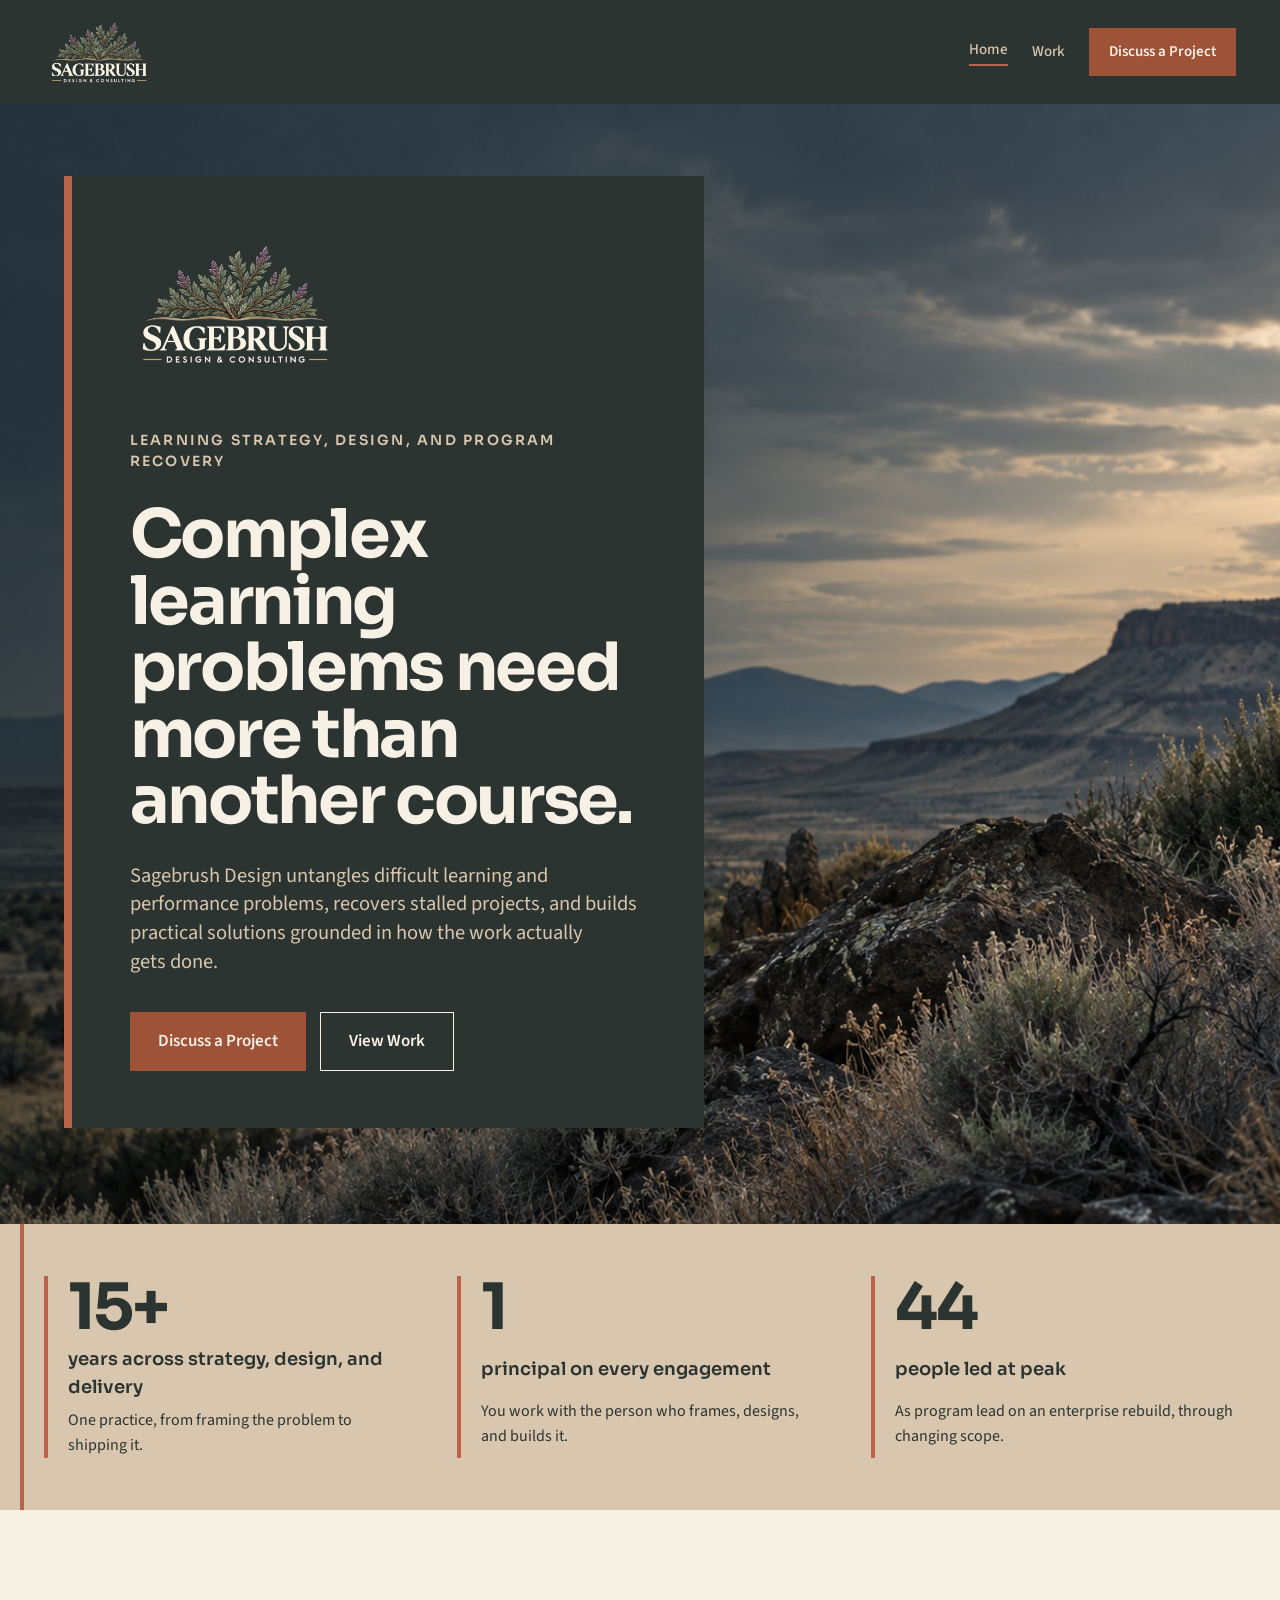
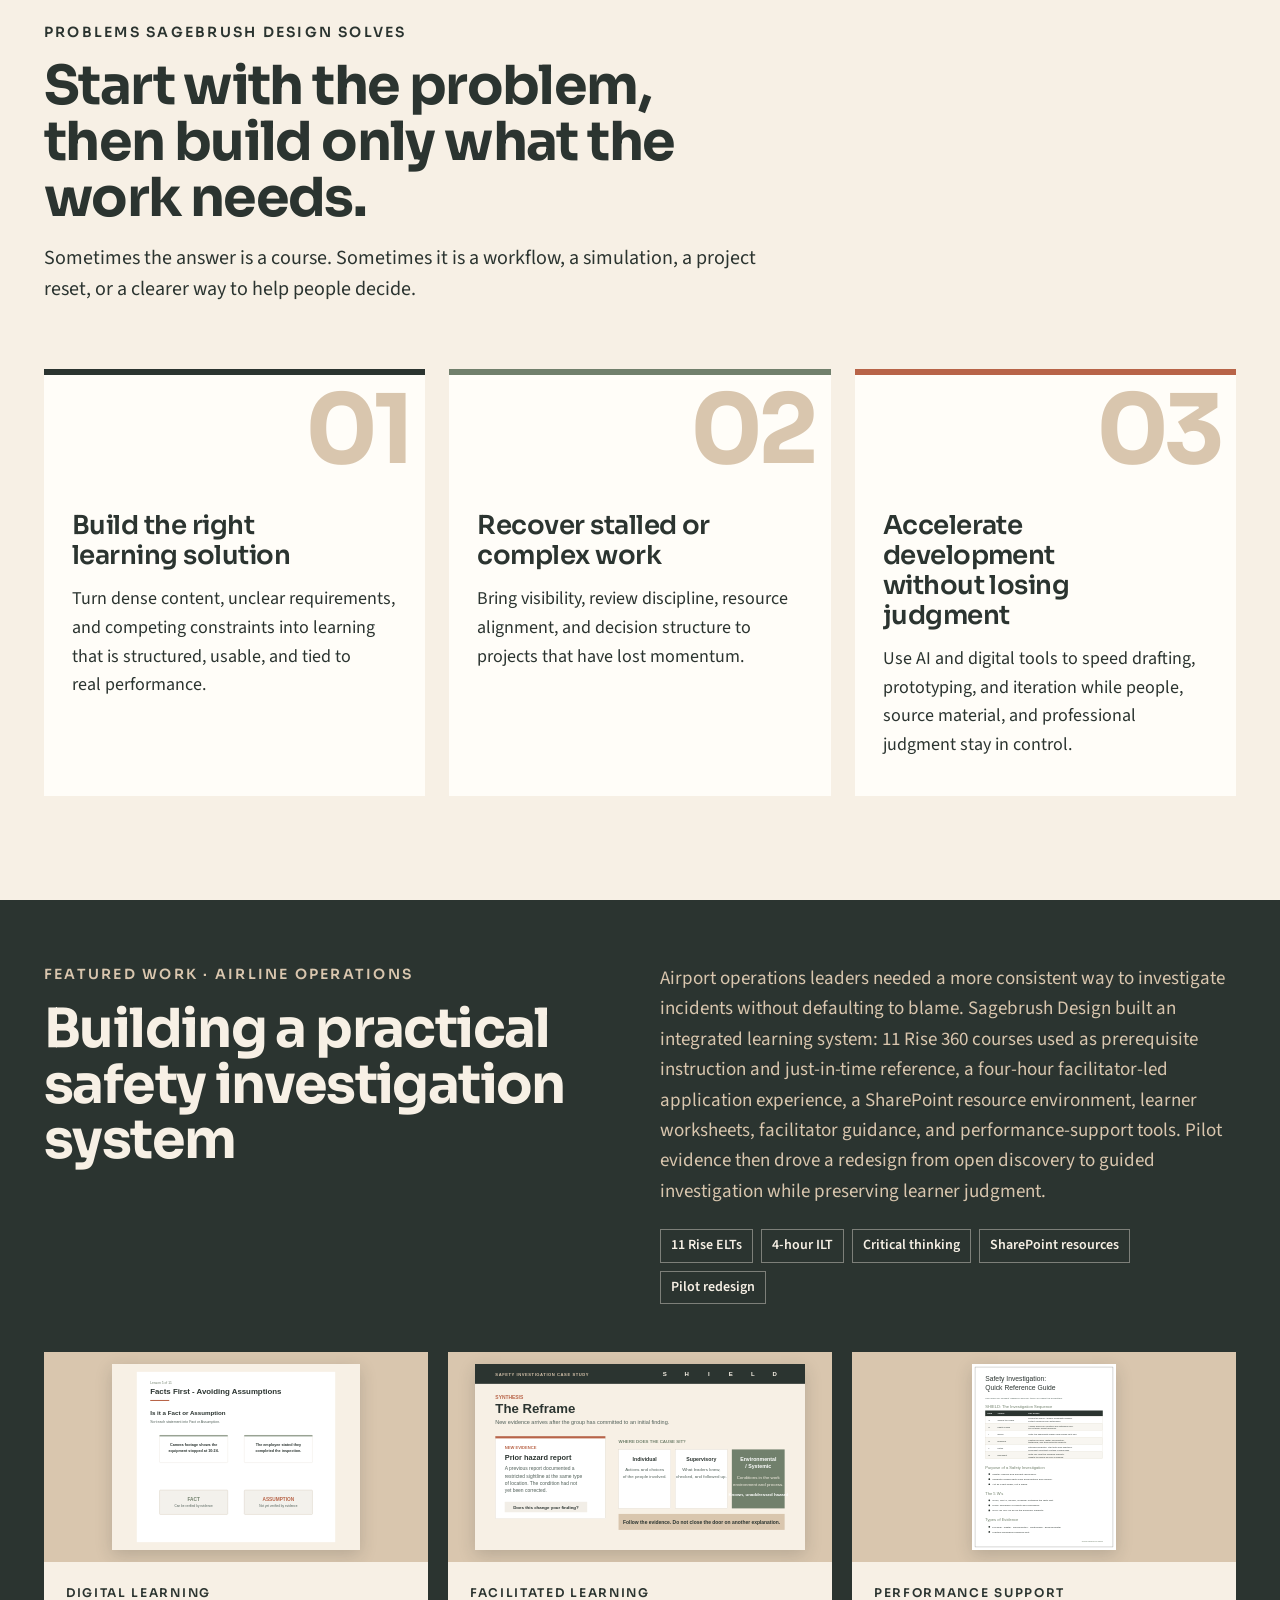
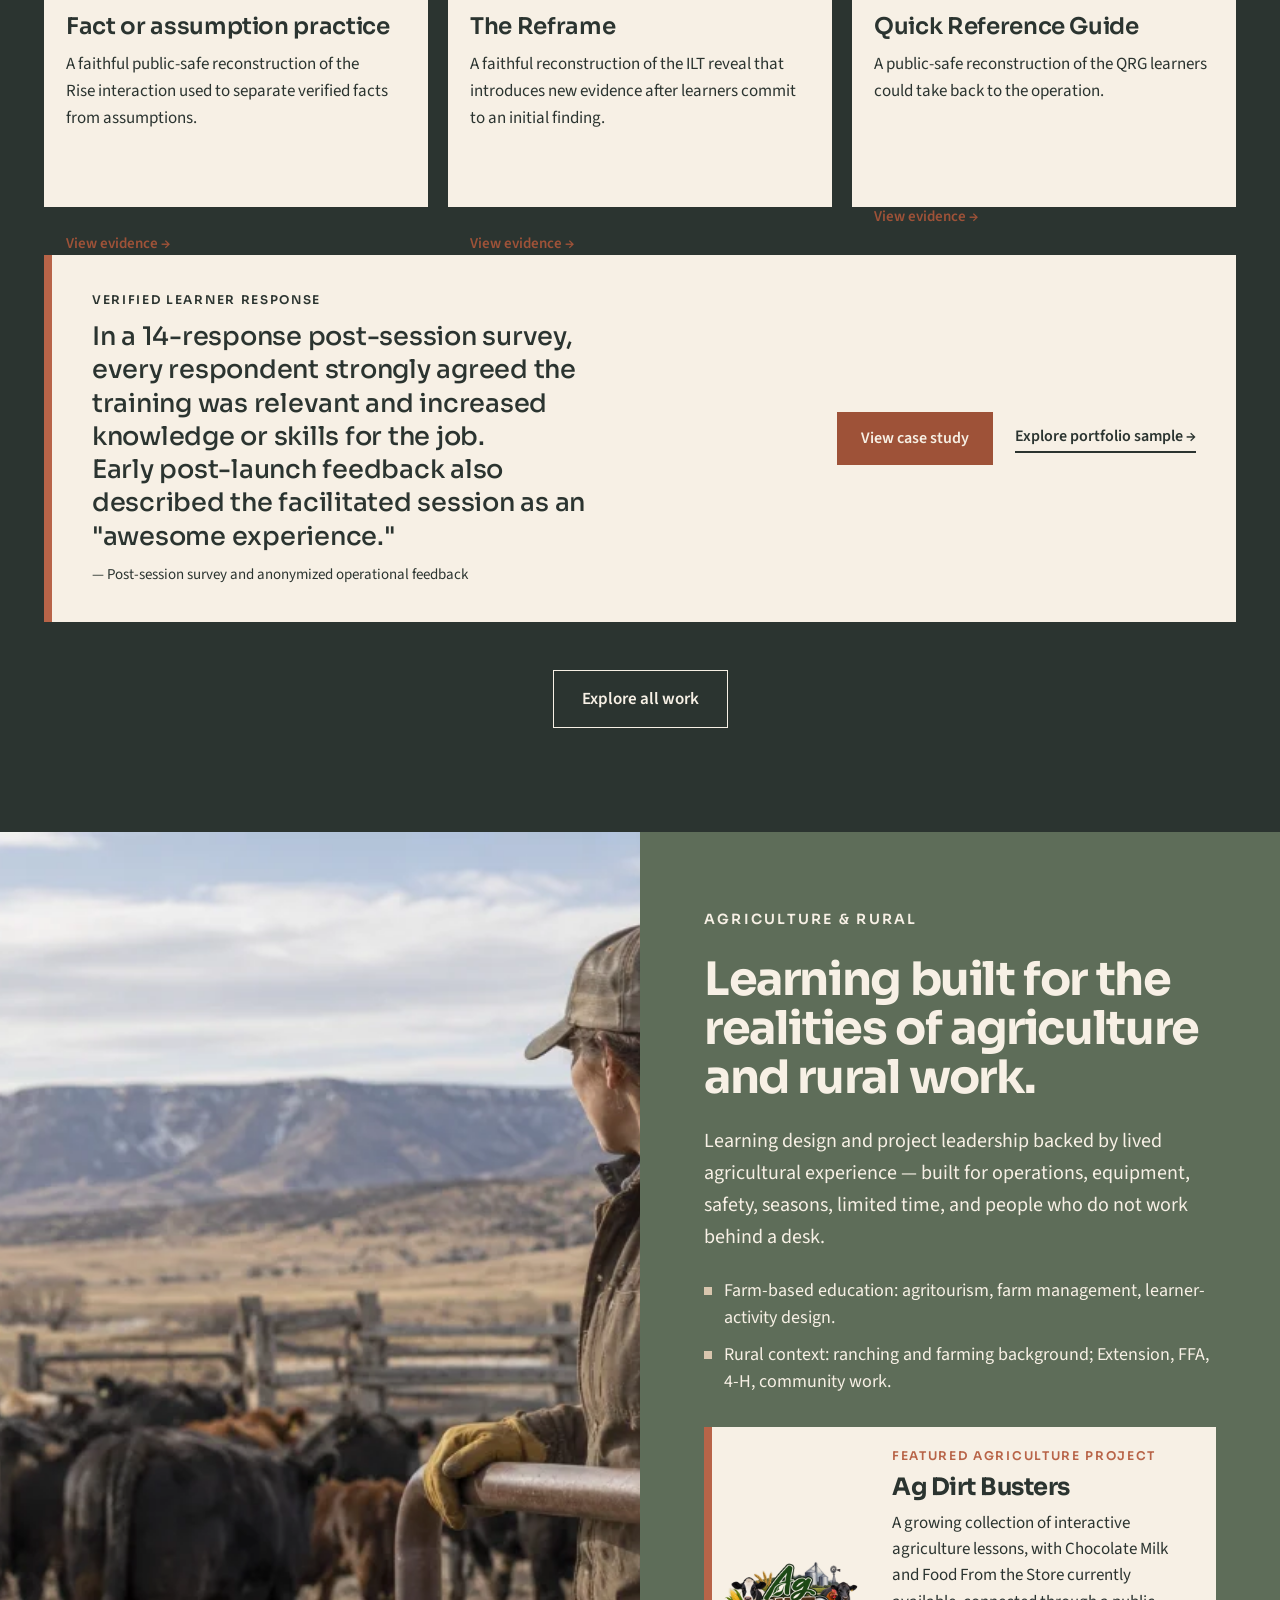
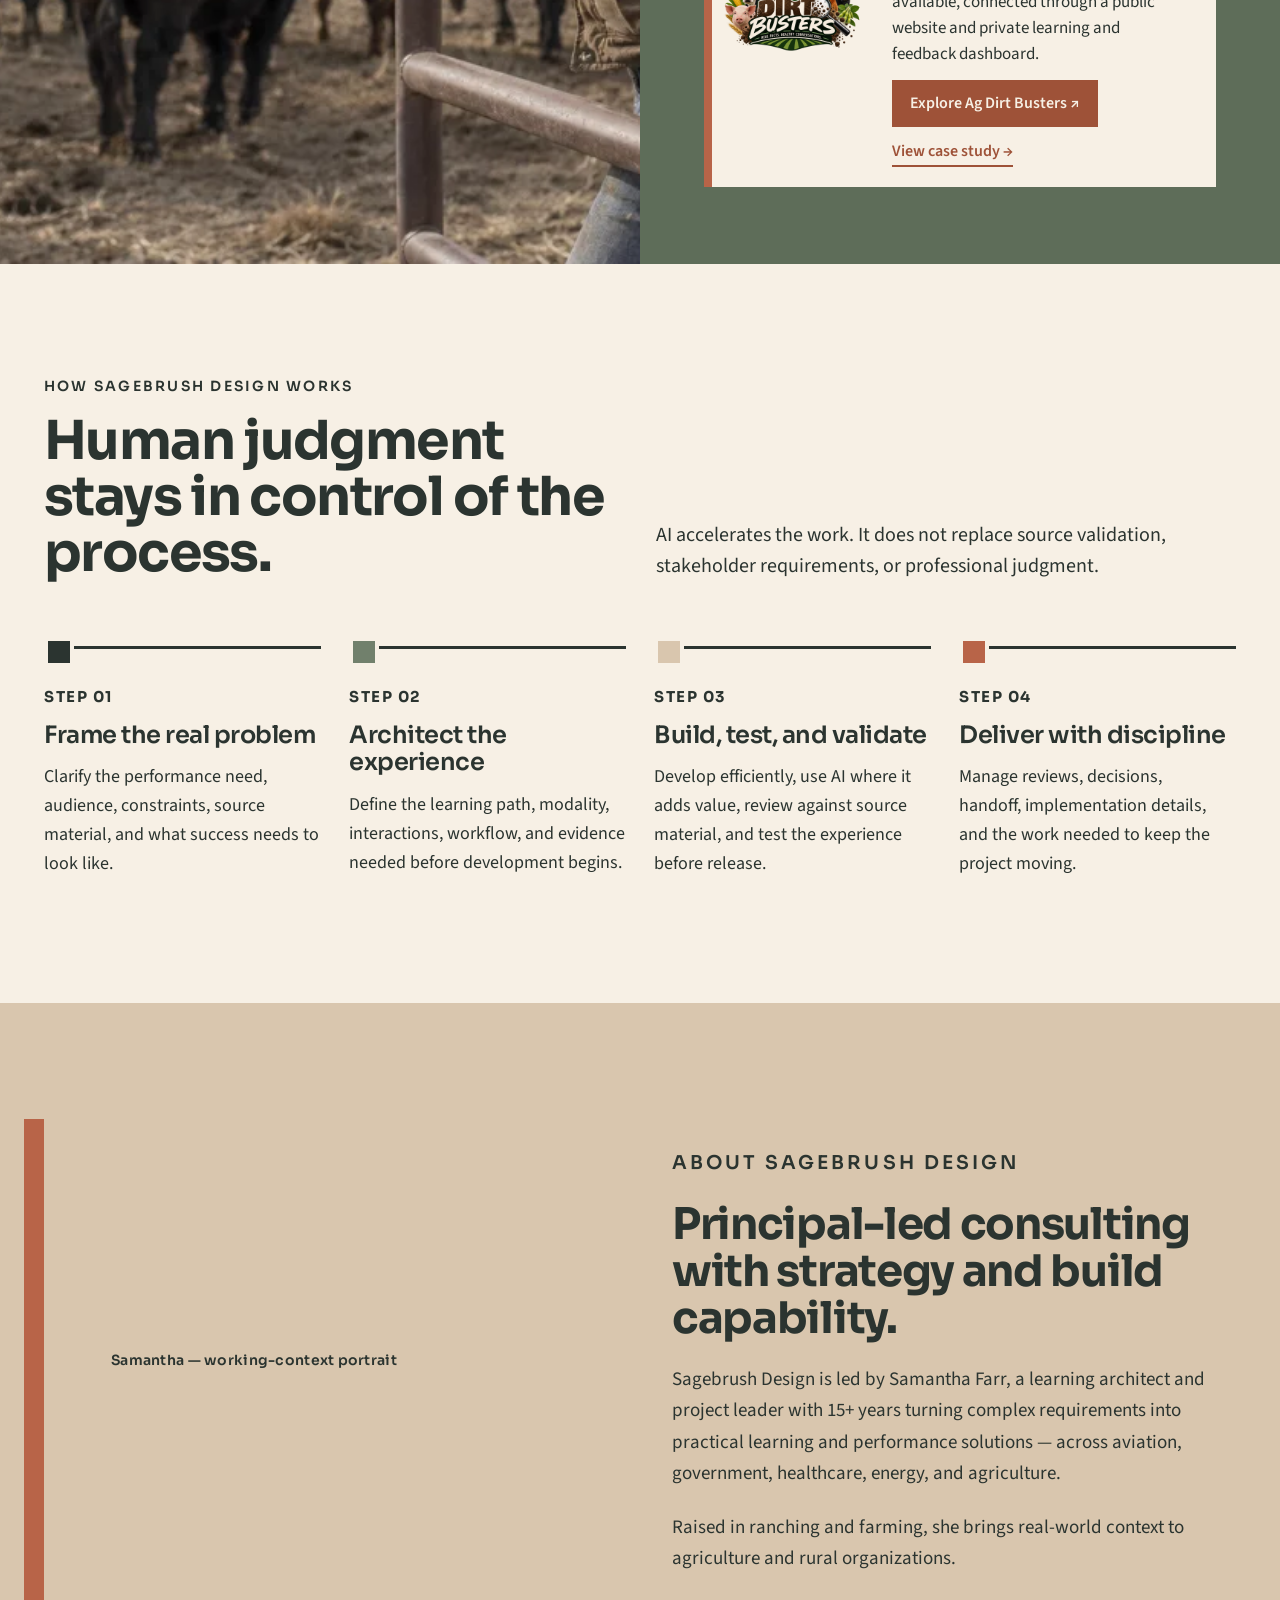
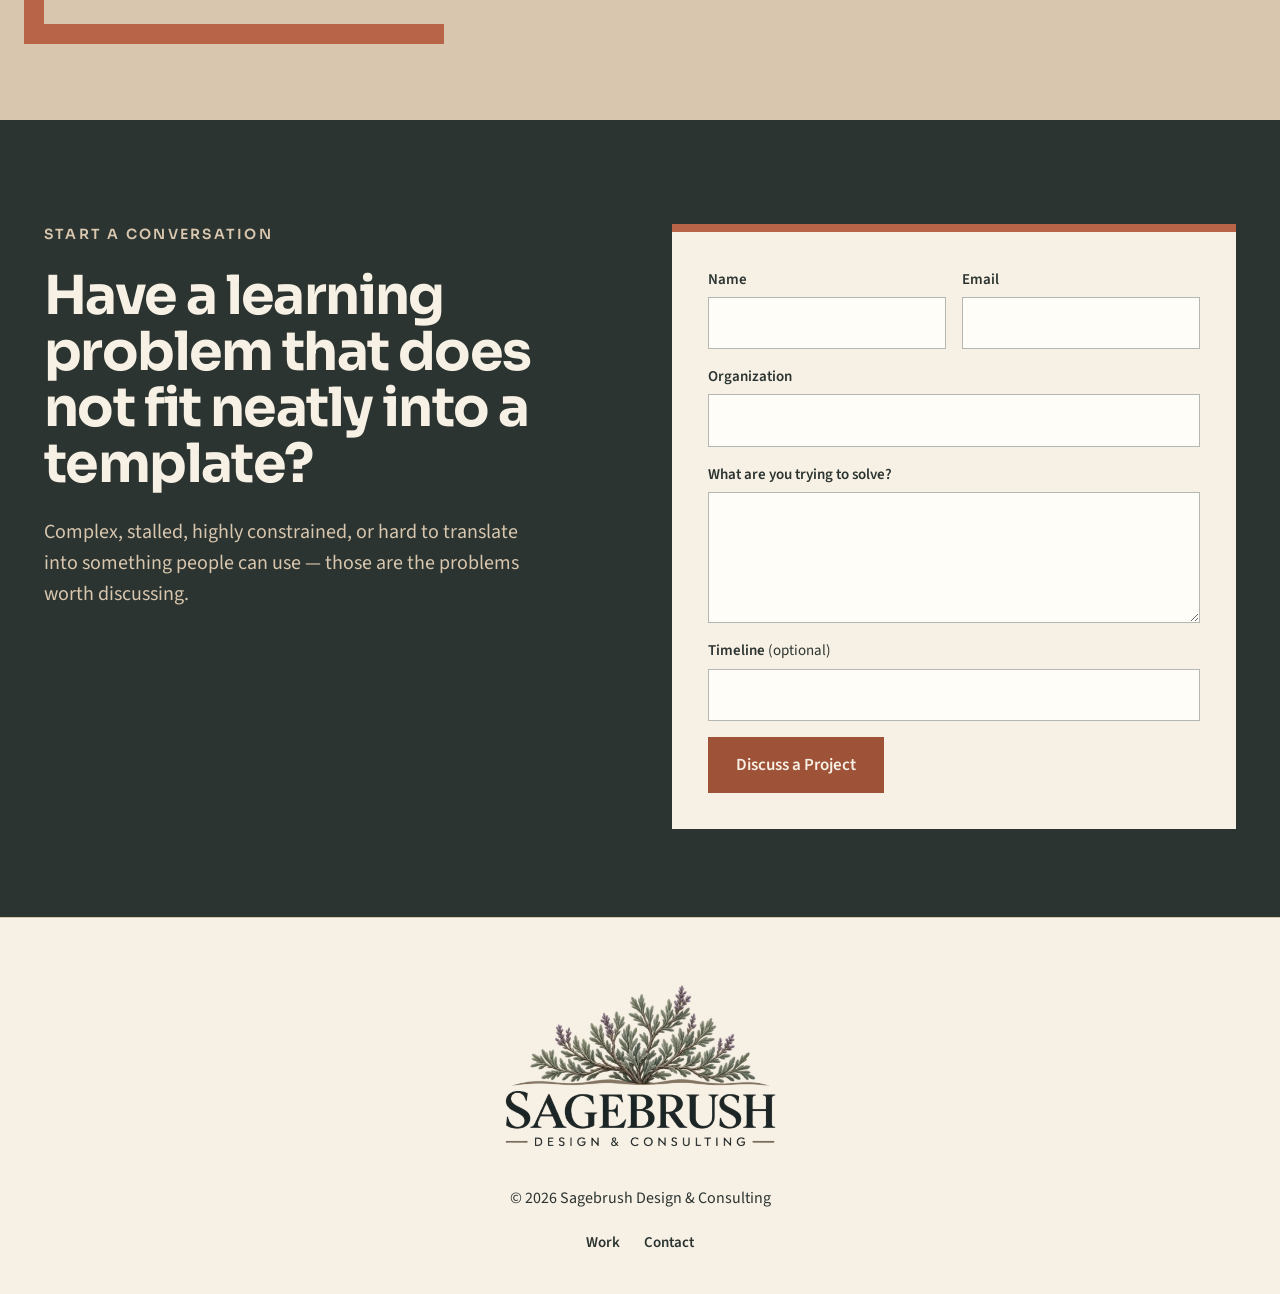
<file: website/index.html>
<!DOCTYPE html>
<html lang="en">
<head>
<meta charset="utf-8">
<meta name="viewport" content="width=device-width, initial-scale=1">
<title>Sagebrush Design — Learning strategy, design, and program recovery</title>
<meta name="description" content="Sagebrush Design untangles difficult learning and performance problems, recovers stalled projects, and builds practical solutions grounded in how the work actually gets done.">
<link rel="icon" href="assets/logo/favicon.svg" type="image/svg+xml">
<link rel="preconnect" href="https://fonts.googleapis.com">
<link rel="preconnect" href="https://fonts.gstatic.com" crossorigin>
<link href="https://fonts.googleapis.com/css2?family=Sora:wght@500;600;700&family=Source+Sans+3:wght@400;500;600&display=swap" rel="stylesheet">
<link rel="stylesheet" href="css/site.css">
<meta property="og:title" content="Sagebrush Design — Learning strategy, design, and program recovery">
<meta property="og:description" content="Sagebrush Design untangles difficult learning and performance problems, recovers stalled projects, and builds practical solutions grounded in how the work actually gets done.">
<meta property="og:type" content="website">
</head>
<body>
<a href="#main" class="skip" style="position:absolute;left:-999px;top:8px;background:#F7F0E5;color:#2B3430;padding:8px 12px;z-index:20" onfocus="this.style.left='8px'" onblur="this.style.left='-999px'">Skip to content</a>
<header class="site-header">
  <nav aria-label="Primary">
    <a class="brand" href="index.html" aria-label="Sagebrush Design — home">
      <img src="assets/logo/header-stacked-light.png" alt="Sagebrush Design &amp; Consulting" width="110" height="72">
    </a>
    <div class="nav-links">
      <a href="index.html" aria-current="page">Home</a>
      <a href="work.html">Work</a>
      <a class="nav-cta" href="index.html#contact" data-track-contact="nav-home">Discuss a Project</a>
    </div>
  </nav>
</header>

<main id="main">
  <section class="hero" aria-labelledby="hero-h">
    <img class="hero-bg" src="assets/images/storm-desert.png" alt="" aria-hidden="true">
    <div class="wrap">
      <div class="hero-card">
        <img class="hero-wordmark" src="assets/logo/header-stacked-light.png" alt="Sagebrush Design &amp; Consulting" width="210" height="140">
        <p class="eyebrow">Learning strategy, design, and program recovery</p>
        <h1 id="hero-h" class="h1">Complex learning problems need more than another course.</h1>
        <p class="lede">Sagebrush Design untangles difficult learning and performance problems, recovers stalled projects, and builds practical solutions grounded in how the work actually gets done.</p>
        <div class="hero-actions">
          <a class="btn" href="#contact" data-track-contact="hero">Discuss a Project</a>
          <a class="btn-ghost" href="work.html">View Work</a>
        </div>
      </div>
    </div>
  </section>

  <section class="proof" aria-label="Experience at a glance">
    <div class="wrap">
      <div><strong>15+</strong><span class="l1">years across strategy, design, and delivery</span><span class="l2">One practice, from framing the problem to shipping it.</span></div>
      <div><strong>1</strong><span class="l1">principal on every engagement</span><span class="l2">You work with the person who frames, designs, and builds it.</span></div>
      <div><strong>44</strong><span class="l1">people led at peak</span><span class="l2">As program lead on an enterprise rebuild, through changing scope.</span></div>
    </div>
  </section>

  <section id="problems" class="wrap section" aria-labelledby="problems-h">
    <div class="section-head">
      <p class="eyebrow">Problems Sagebrush Design solves</p>
      <h2 id="problems-h" class="h2">Start with the problem, then build only what the work needs.</h2>
      <p class="sub">Sometimes the answer is a course. Sometimes it is a workflow, a simulation, a project reset, or a clearer way to help people decide.</p>
    </div>
    <div class="cols3">
      <article class="problem"><span class="num" aria-hidden="true">01</span><h3>Build the right learning solution</h3><p>Turn dense content, unclear requirements, and competing constraints into learning that is structured, usable, and tied to real performance.</p></article>
      <article class="problem" style="border-color:#71806C"><span class="num" aria-hidden="true">02</span><h3>Recover stalled or complex work</h3><p>Bring visibility, review discipline, resource alignment, and decision structure to projects that have lost momentum.</p></article>
      <article class="problem" style="border-color:#B86448"><span class="num" aria-hidden="true">03</span><h3 style="max-width:13ch">Accelerate development without losing judgment</h3><p>Use AI and digital tools to speed drafting, prototyping, and iteration while people, source material, and professional judgment stay in control.</p></article>
    </div>
  </section>

  <section id="featured" class="featured" aria-labelledby="featured-h">
    <div class="wrap">
      <div class="featured-head">
        <div style="display:grid;gap:16px">
          <p class="eyebrow">Featured work · <span data-f-context>Airline operations</span></p>
          <h2 id="featured-h" class="h2" data-f-problem>Building a practical safety investigation system</h2>
        </div>
        <div class="sub"><p data-f-summary>Airport operations leaders needed a more consistent way to investigate incidents without defaulting to blame. The solution combined digital learning, facilitated practice, performance support, and a pilot-driven redesign.</p><div class="tags" data-f-tags><span class="tag">11 Rise lessons</span><span class="tag">4-hour ILT</span><span class="tag">Critical thinking</span><span class="tag">Performance support</span></div></div>
      </div>
      <div class="cols3" data-f-evidence>
        <article class="ecard">
          <span class="media contain"><img src="assets/projects/safety-investigations/portfolio/elearning-fact-assumption.svg" alt="Sanitized reconstruction of a Rise 360 fact versus assumption interaction from Safety Investigations."></span>
          <span class="body"><span class="eyebrow-sm">Digital learning</span><h3>Fact or assumption practice</h3><p>Faithful to the delivered Rise interaction, with client branding and proprietary examples removed.</p></span>
        </article>
        <article class="ecard">
          <span class="media contain"><img src="assets/projects/safety-investigations/portfolio/ilt-reframe.svg" alt="Sanitized reconstruction of the Safety Investigations facilitated Reframe slide."></span>
          <span class="body"><span class="eyebrow-sm">Facilitated learning</span><h3>The Reframe</h3><p>The ILT reveal that tests an initial finding after new evidence arrives.</p></span>
        </article>
        <article class="ecard">
          <span class="media contain"><img src="assets/projects/safety-investigations/portfolio/qrg-overview.svg" alt="Sanitized reconstruction of the Safety Investigation Quick Reference Guide."></span>
          <span class="body"><span class="eyebrow-sm">Performance support</span><h3>Quick Reference Guide</h3><p>A take-back job aid that preserves the real QRG structure while removing client-specific procedures.</p></span>
        </article>
      </div>
      <div class="validation" data-f-validation hidden>
        <div class="text"><span class="eyebrow-sm" data-v-label></span><p class="big" data-v-text></p><span class="attr" data-v-attr></span></div>
        <div class="act"><a class="btn btn-ink" href="work.html#safety-investigations" data-v-link>View case study</a><a class="link-u" href="samples/safety-investigations/index.html" data-v-sample>Explore portfolio sample&nbsp;→</a></div>
      </div>
      <div class="center"><a class="btn-ghost" href="work.html">Explore all work</a></div>
    </div>
  </section>

  <section id="agriculture" class="ag" aria-labelledby="ag-h">
    <div class="media"><img src="assets/images/ranching.webp" alt="Rancher at a corral gate with cattle, high-desert mesas behind" loading="lazy"></div>
    <div class="ag-text">
      <p class="eyebrow">Agriculture &amp; rural</p>
      <h2 id="ag-h" class="h2">Learning built for the realities of agriculture and rural work.</h2>
      <p class="sub">Learning design and project leadership backed by lived agricultural experience — built for operations, equipment, safety, seasons, limited time, and people who do not work behind a desk.</p>
      <ul>
        <li>Farm-based education: agritourism, farm management, learner-activity design.</li>
        <li>Rural context: ranching and farming background; Extension, FFA, 4-H, community work.</li>
      </ul>
      <article class="adb" aria-labelledby="adb-h">
        <div class="media"><img src="assets/images/ag-dirt-busters-logo.png" alt="Ag Dirt Busters logo"></div>
        <div class="adb-text">
          <span class="eyebrow-sm">Featured agriculture project</span>
          <h3 id="adb-h" data-adb-title>Ag Dirt Busters</h3>
          <p>A growing collection of interactive agriculture lessons, with Chocolate Milk and Food From the Store currently available, connected through a public website and private learning and feedback dashboard.</p>
          <div class="adb-actions">
            <a class="btn btn-ink" href="https://agdirtbusters.com/" target="_blank" rel="noopener" data-adb-live data-adb-demo>Explore Ag Dirt Busters&nbsp;↗</a>
            <a class="link-u" href="work.html#ag-dirt-busters">View case study&nbsp;→</a>
          </div>
        </div>
      </article>
    </div>
  </section>

  <section id="process" class="wrap section" aria-labelledby="process-h">
    <div class="process-head">
      <div style="display:grid;gap:16px">
        <p class="eyebrow">How Sagebrush Design works</p>
        <h2 id="process-h" class="h2">Human judgment stays in control of the process.</h2>
      </div>
      <p class="sub">AI accelerates the work. It does not replace source validation, stakeholder requirements, or professional judgment.</p>
    </div>
    <ol class="steps">
      <li><span class="n">STEP 01</span><h3>Frame the real problem</h3><p>Clarify the performance need, audience, constraints, source material, and what success needs to look like.</p></li>
      <li><span class="n">STEP 02</span><h3>Architect the experience</h3><p>Define the learning path, modality, interactions, workflow, and evidence needed before development begins.</p></li>
      <li><span class="n">STEP 03</span><h3>Build, test, and validate</h3><p>Develop efficiently, use AI where it adds value, review against source material, and test the experience before release.</p></li>
      <li><span class="n">STEP 04</span><h3>Deliver with discipline</h3><p>Manage reviews, decisions, handoff, implementation details, and the work needed to keep the project moving.</p></li>
    </ol>
  </section>

  <section id="about" class="about" aria-labelledby="about-h">
    <div class="wrap">
      <div class="portrait"><div class="back"></div><div class="media"><span class="ph" data-slot="about-portrait">Samantha — working-context portrait</span></div></div>
      <div class="about-text">
        <p class="eyebrow">About Sagebrush Design</p>
        <h2 id="about-h" class="h2-md">Principal-led consulting with strategy and build capability.</h2>
        <p>Sagebrush Design is led by Samantha Farr, a learning architect and project leader with 15+ years turning complex requirements into practical learning and performance solutions — across aviation, government, healthcare, energy, and agriculture.</p>
        <p>Raised in ranching and farming, she brings real-world context to agriculture and rural organizations.</p>
      </div>
    </div>
  </section>

  <section id="contact" class="contact" aria-labelledby="contact-h">
    <div class="wrap">
      <div class="contact-intro">
        <p class="eyebrow">Start a conversation</p>
        <h2 id="contact-h" class="h2">Have a learning problem that does not fit neatly into a template?</h2>
        <p class="sub">Complex, stalled, highly constrained, or hard to translate into something people can use — those are the problems worth discussing.</p>
      </div>
      <!-- HubSpot form embed replaces this form at launch. Field set matches the HubSpot form spec. -->
      <form id="contact-form" class="form" aria-label="Contact form">
        <div class="row">
          <label>Name<input type="text" name="name" autocomplete="name" required></label>
          <label>Email<input type="email" name="email" autocomplete="email" required></label>
        </div>
        <label>Organization<input type="text" name="organization" autocomplete="organization"></label>
        <label>What are you trying to solve?<textarea name="challenge" rows="4"></textarea></label>
        <label><span>Timeline <span>(optional)</span></span><input type="text" name="timeline"></label>
        <button type="submit" class="btn btn-ink">Discuss a Project</button>
      </form>
    </div>
  </section>
  
<dialog id="evidence-dialog" class="sheet sheet-wide ev" aria-labelledby="ev-title">
  <div class="dlg-top"><span class="dlg-label" data-ev-label></span><button type="button" class="dlg-close" aria-label="Close">×</button></div>
  <h2 id="ev-title"></h2>
  <div data-ev-body>
    <div class="media" data-ev-media></div>
    <div class="cols">
      <div><span class="ev-h">What you’re seeing</span><p data-ev-seeing></p></div>
      <div><span class="ev-h">Why it was designed this way</span><p data-ev-why></p></div>
      <div data-ev-demonstrates-wrap hidden><span class="ev-h">What it demonstrates</span><p data-ev-demonstrates></p></div>
    </div>
  </div>
</dialog>
</main>

<footer class="site-footer">
  <div class="wrap">
    <div class="foot-brand"><img src="assets/logo/footer-stacked-ink.webp" alt="Sagebrush Design &amp; Consulting" width="300" height="200"></div>
    <p>© 2026 Sagebrush Design &amp; Consulting</p>
    <nav aria-label="Footer"><a href="work.html">Work</a><a href="index.html#contact" data-track-contact="footer-home">Contact</a></nav>
  </div>
</footer>
<script type="module" src="js/home.js"></script>
</body>
</html>
</file>
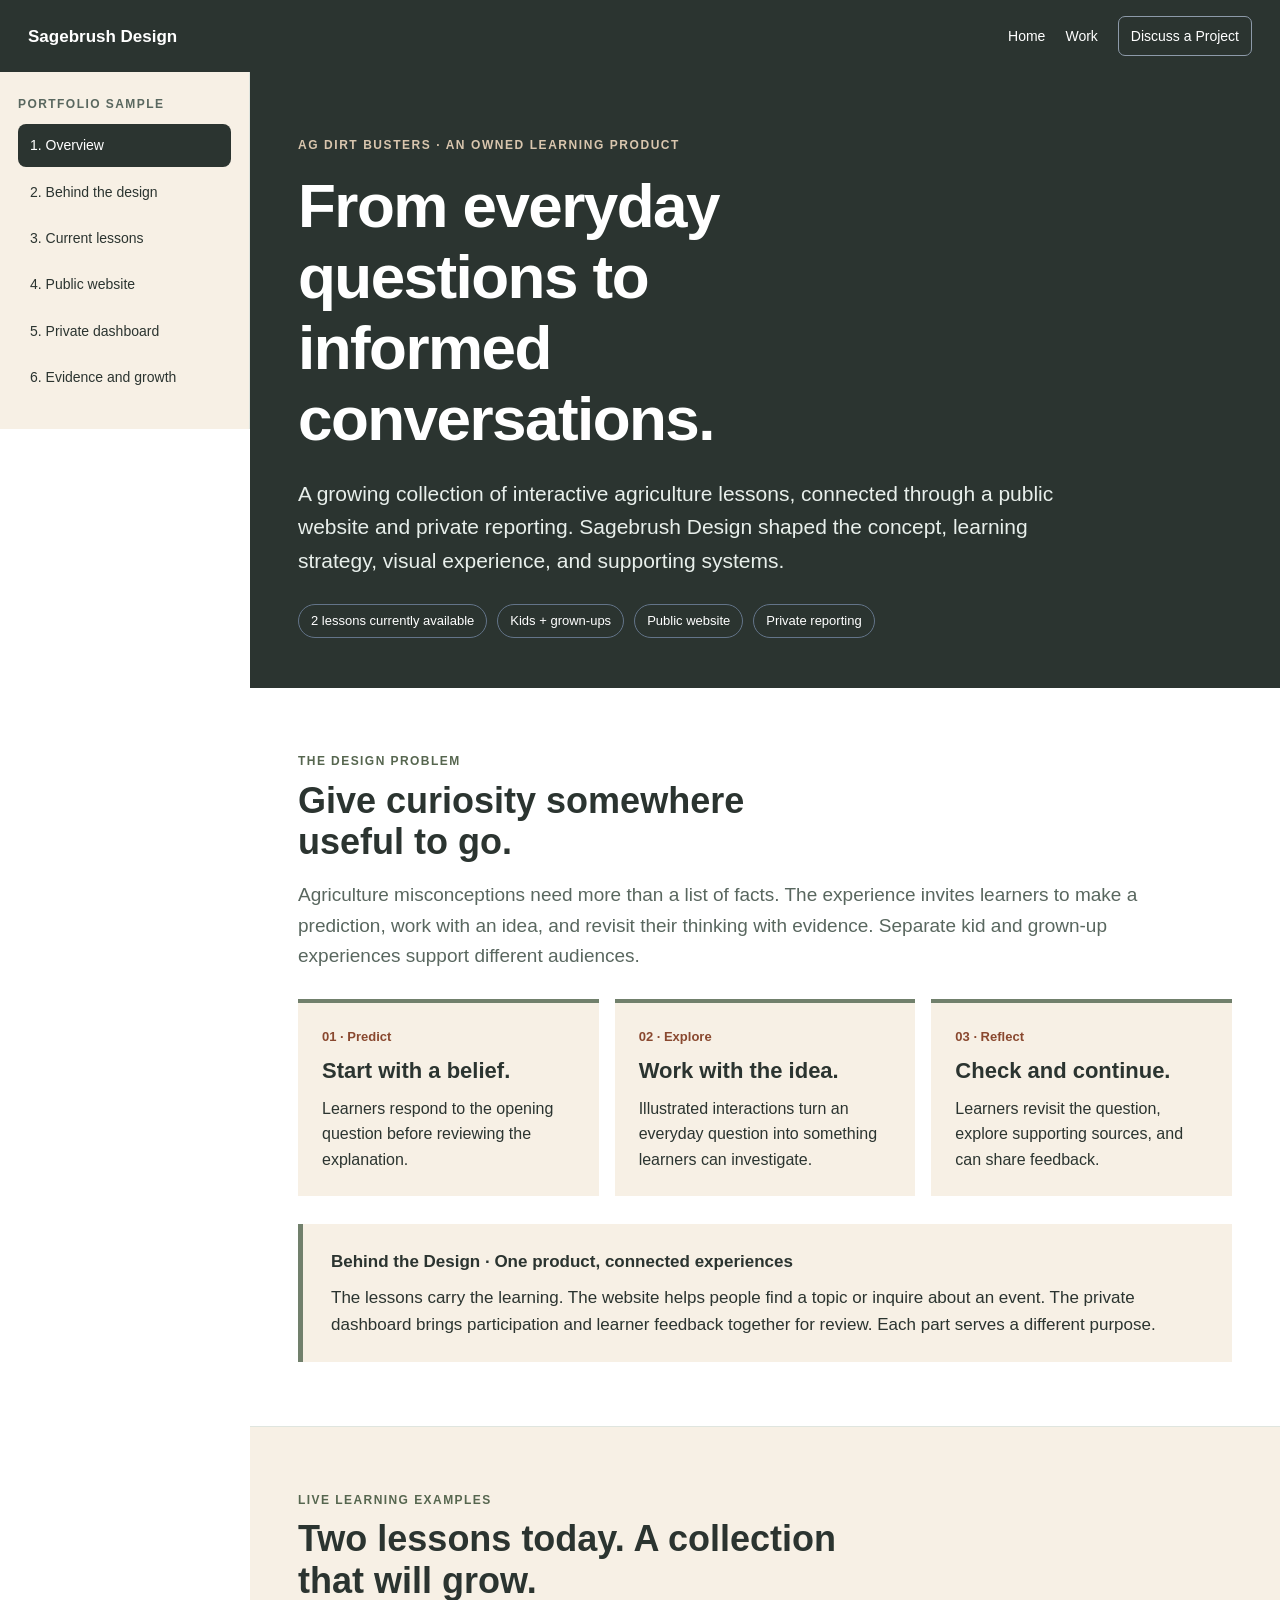
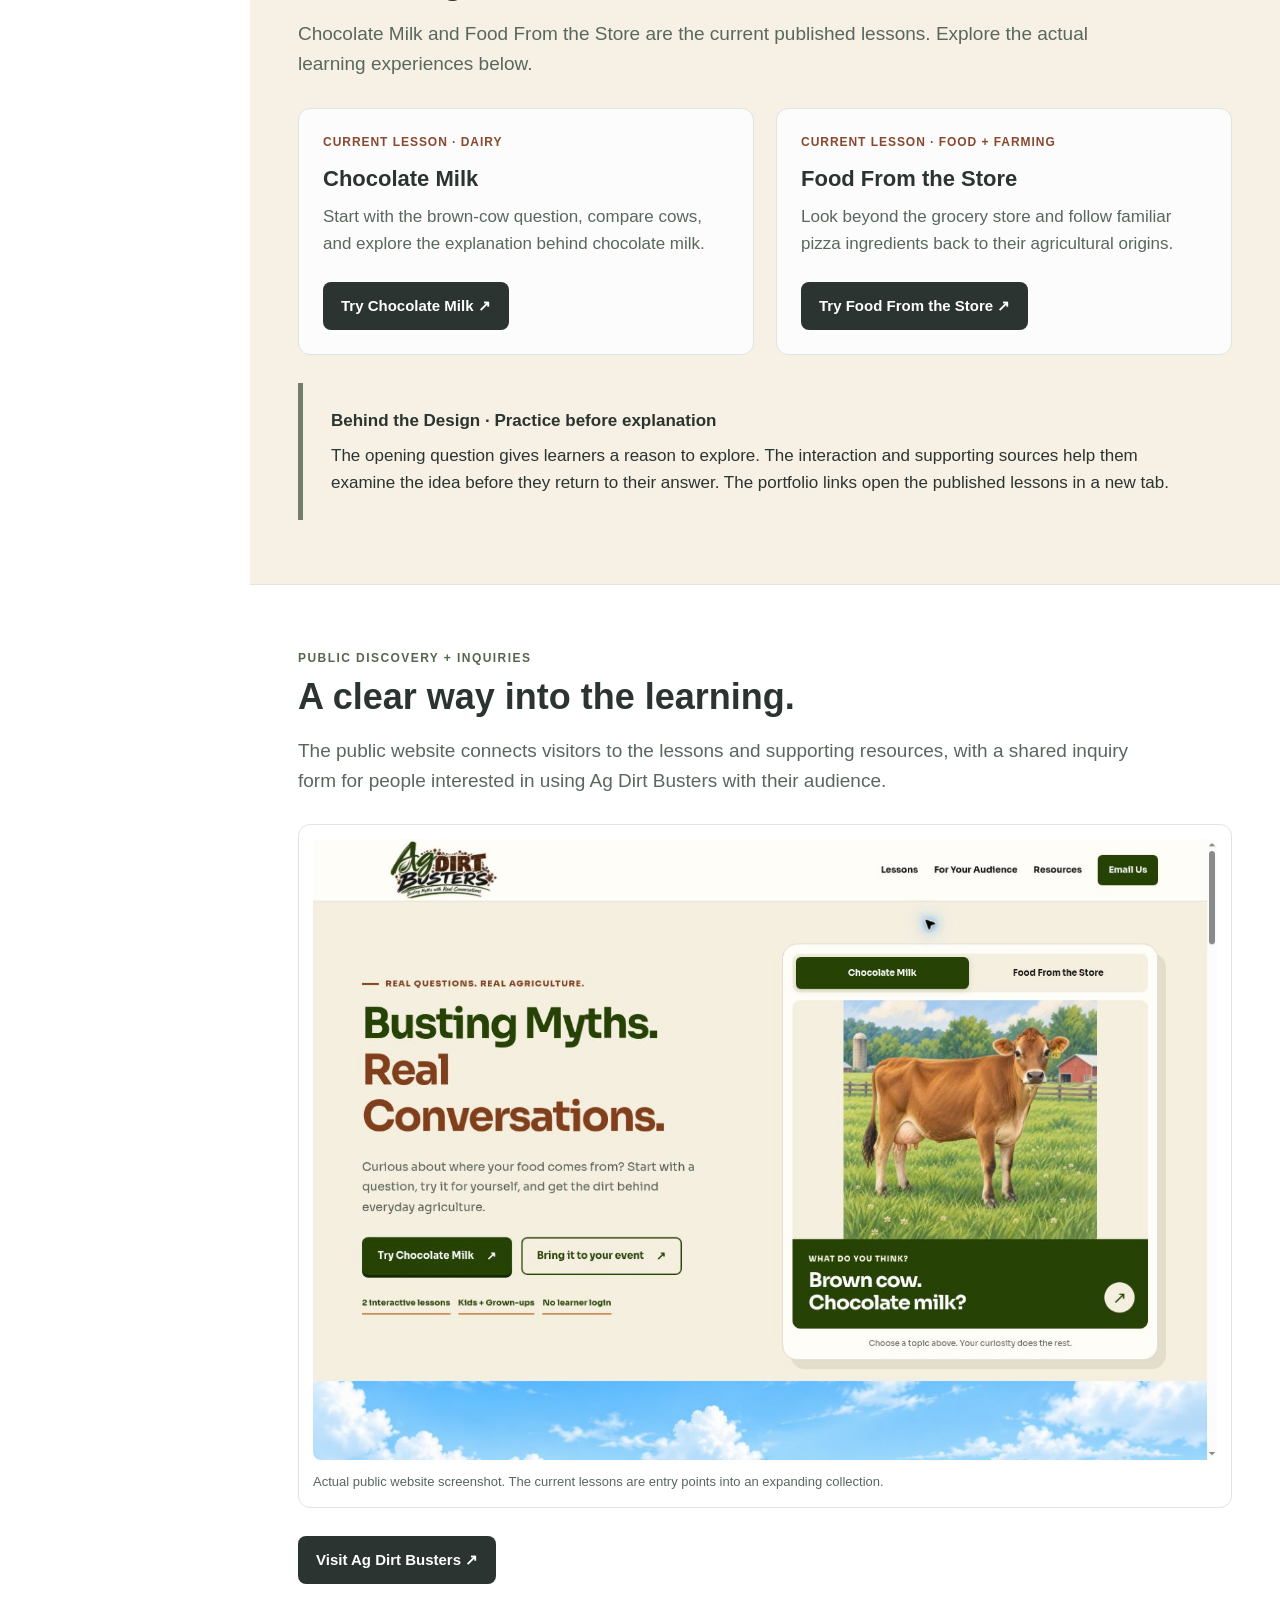
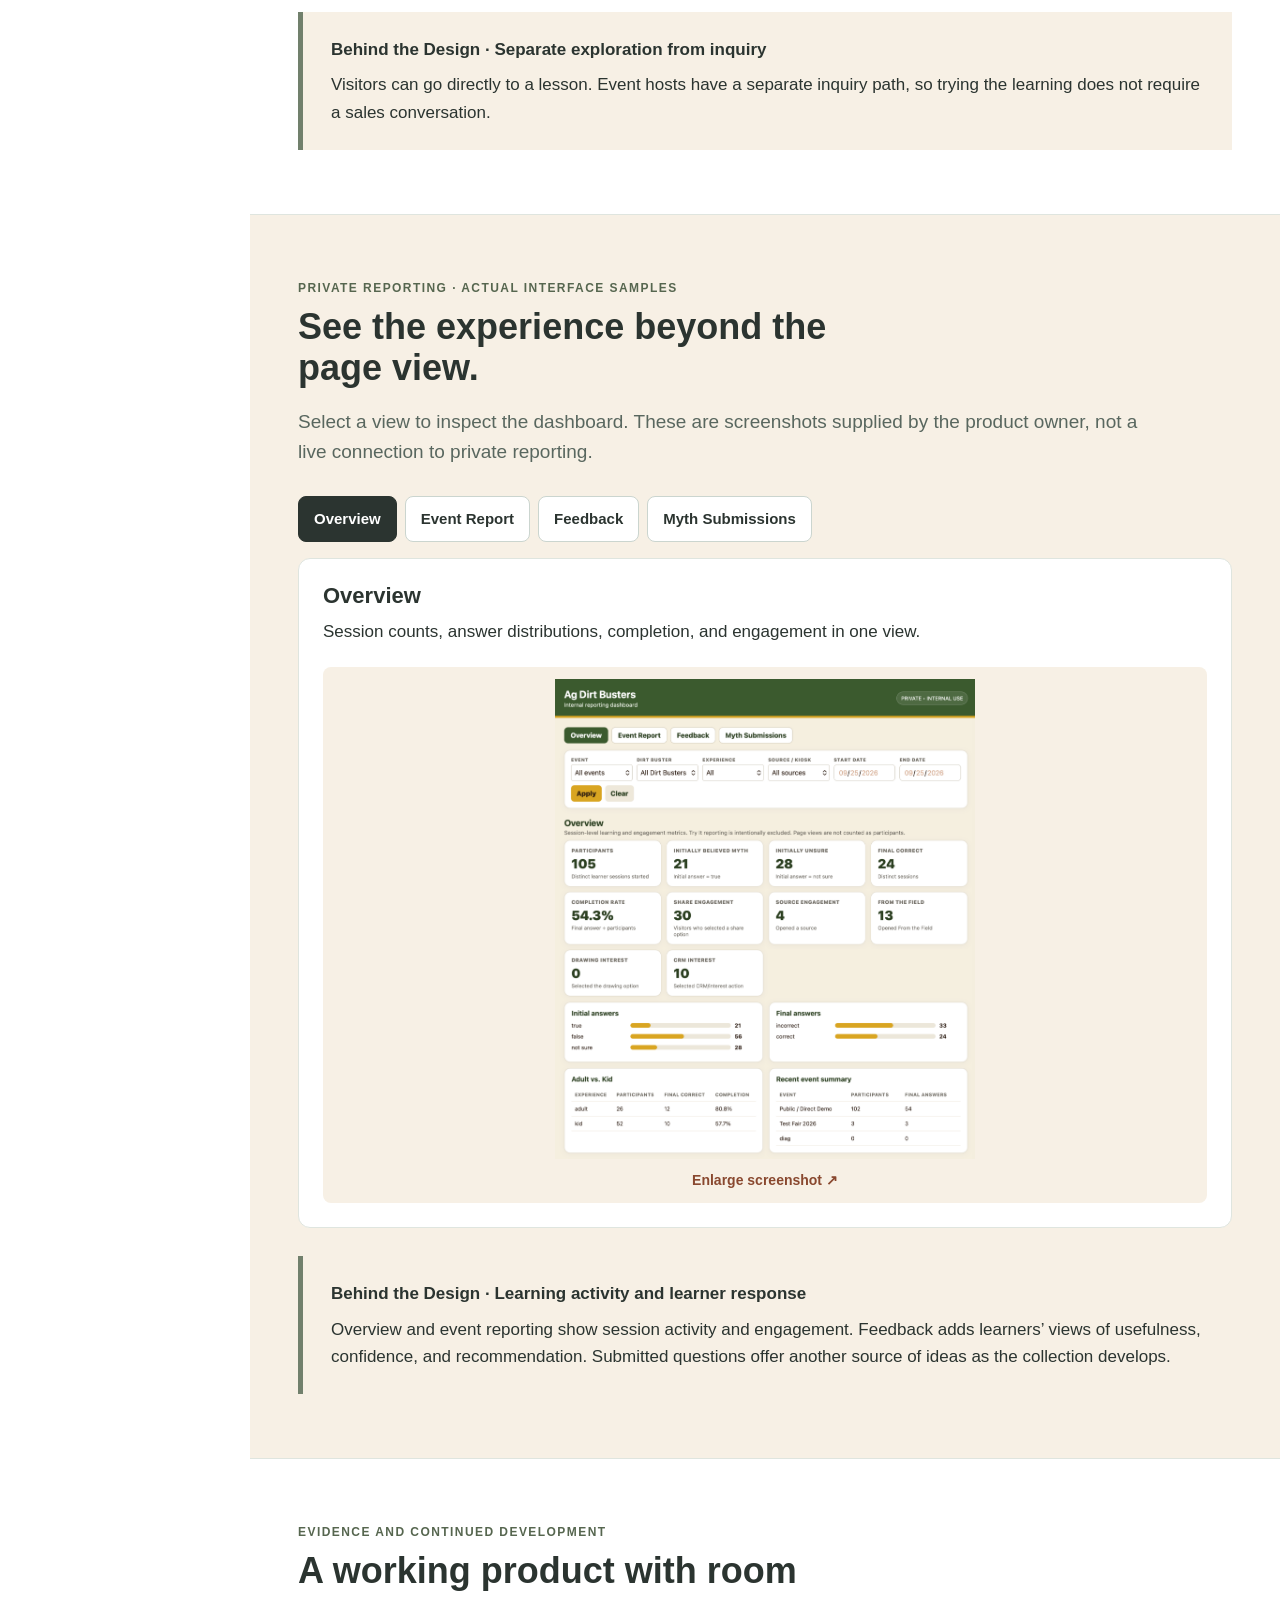
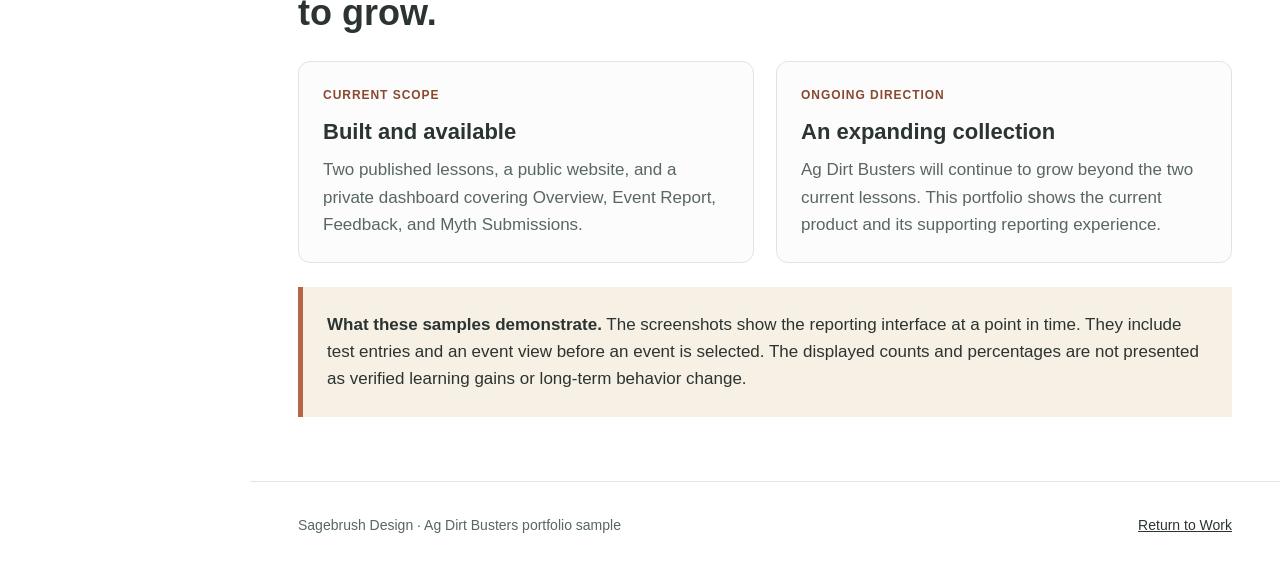
<file: website/samples/ag-dirt-busters/index.html>
<!doctype html>
<html lang="en"><head><meta charset="utf-8"><meta name="viewport" content="width=device-width,initial-scale=1">
<title>Ag Dirt Busters | Portfolio Sample | Sagebrush Design</title>
<meta name="description" content="An expanding agriculture learning product: interactive lessons, a public website, and private reporting. Explore the design decisions and actual dashboard samples.">
<style>
:root{--ink:#2B3430;--navy:#2B3430;--sage:#71806c;--clay:#b86448;--cream:#f7f0e5;--muted:#59675f;--line:#dfe5df;--header-h:65px}*{box-sizing:border-box}html{scroll-behavior:smooth}body{margin:0;font:17px/1.6 Arial,Helvetica,sans-serif;color:var(--ink);background:#F7F0E5}img{display:block;max-width:100%}a{color:#89482f}button{font:inherit;cursor:pointer}a:focus-visible,button:focus-visible,summary:focus-visible{outline:3px solid var(--clay);outline-offset:4px}h1,h2,h3,p,figure{margin:0}h1,h2,h3{line-height:1.15}p+p{margin-top:16px}.top{position:sticky;top:0;z-index:20;background:var(--navy);color:white;padding:16px 28px;display:flex;gap:20px;align-items:center;justify-content:space-between;flex-wrap:wrap}.brand{font-weight:700;color:white;text-decoration:none}.site-nav{display:flex;gap:20px;align-items:center;flex-wrap:wrap}.site-nav a{color:white;text-decoration:none;font-size:14px}.site-nav .cta{border:1px solid #8d9aa9;padding:8px 12px;border-radius:7px}.layout{display:grid;grid-template-columns:250px minmax(0,1fr);max-width:1500px;margin:auto;background:white}.nav{position:sticky;top:var(--header-h);align-self:start;max-height:calc(100vh - var(--header-h));overflow:auto;background:#F7F0E5;padding:26px 18px;border-right:1px solid var(--line)}.nav h2{font-size:12px;letter-spacing:.12em;text-transform:uppercase;color:var(--muted);margin-bottom:12px}.nav a{display:block;text-decoration:none;color:var(--ink);font-size:14px;padding:10px 12px;margin:4px 0;border-radius:8px}.nav a:hover{background:#D9C6AE}.nav a[aria-current]{background:var(--navy);color:white}main{min-width:0}section[id]{scroll-margin-top:calc(var(--header-h) + 16px)}.hero{background:var(--navy);color:white;padding:64px 48px 50px}.eyebrow{font-size:12px;font-weight:700;letter-spacing:.13em;text-transform:uppercase;color:#d9c6ae}.hero h1{font-size:clamp(40px,5vw,62px);max-width:14ch;margin:14px 0 22px;letter-spacing:-.025em}.lede{font-size:21px;color:#e8efeb;max-width:760px}.scope{display:flex;flex-wrap:wrap;gap:10px;margin-top:26px}.scope span{border:1px solid #637489;border-radius:999px;padding:6px 12px;font-size:13px}.section{padding:64px 48px;border-bottom:1px solid var(--line)}.section h2{font-size:clamp(28px,3vw,36px);margin:8px 0 18px;max-width:27ch}.section h3{font-size:22px;margin-bottom:12px}.kicker{font-size:12px;text-transform:uppercase;letter-spacing:.12em;color:#56664f;font-weight:700}.intro{font-size:19px;color:var(--muted);max-width:850px}.two,.three{display:grid;grid-template-columns:repeat(2,minmax(0,1fr));gap:22px;margin-top:28px}.three{grid-template-columns:repeat(3,minmax(0,1fr))}.card{padding:24px;border:1px solid var(--line);background:#fbfcfb;border-radius:12px;display:flex;flex-direction:column;align-items:flex-start}.card p{color:var(--muted)}.card .label{font-size:12px;letter-spacing:.08em;text-transform:uppercase;font-weight:700;color:#89482f;margin-bottom:14px}.card .action{margin-top:auto;padding-top:24px}.btn{display:inline-block;background:var(--navy);color:white;padding:12px 18px;border-radius:8px;text-decoration:none;font-weight:700;font-size:15px}.btn:hover{background:#1F2825}.behind{padding:24px 28px;background:#F7F0E5;border-left:5px solid var(--sage);margin-top:28px}.behind strong{display:block;color:var(--navy);margin-bottom:8px}.visual{padding:14px;border:1px solid var(--line);border-radius:12px;background:white;margin:28px 0}.visual img{width:100%;height:auto;border-radius:8px}.caption{font-size:13px;color:var(--muted);margin-top:12px}.tint{background:#F7F0E5}.sequence{display:grid;grid-template-columns:repeat(3,minmax(0,1fr));gap:16px;margin-top:28px}.step{background:var(--cream);border-top:4px solid var(--sage);padding:24px}.step b{display:block;color:#89482f;font-size:13px;margin-bottom:10px}.step p{font-size:16px}.tabs{display:flex;flex-wrap:wrap;gap:8px;margin:28px 0 16px}.tabs button{padding:10px 15px;border:1px solid #cbd5cf;border-radius:8px;background:white;color:var(--ink);font-size:15px;font-weight:700}.tabs button[aria-selected=true]{background:var(--navy);border-color:var(--navy);color:white}.sample-panel{padding:24px;border:1px solid var(--line);border-radius:12px;background:white}.sample-panel[hidden]{display:none}.sample-panel h3{margin:0 0 10px}.sample-panel .image-button{display:block;width:100%;background:#F7F0E5;border:0;border-radius:8px;padding:12px;margin-top:22px}.image-button img{width:100%;height:480px;object-fit:contain}.enlarge{display:block;margin:10px 0 0;color:#89482f;font-size:14px;font-weight:700}.boundary{border-left:5px solid var(--clay);background:var(--cream);padding:24px;margin-top:24px}.footer{padding:32px 48px;color:var(--muted);font-size:14px;display:flex;flex-wrap:wrap;gap:20px;justify-content:space-between}.footer a{color:var(--ink)}dialog{width:min(1250px,calc(100vw - 24px));max-height:calc(100dvh - 24px);padding:20px;border:0;border-radius:12px;background:white}dialog::backdrop{background:#1F2825db}.dialog-head{display:flex;align-items:center;justify-content:space-between;gap:20px;margin-bottom:18px}.dialog-head h2{font-size:22px}.close{width:44px;height:44px;border:1px solid var(--line);background:white;border-radius:8px;font-size:25px}dialog img{width:100%;height:auto}.skip{position:absolute;left:-9999px;z-index:100;background:white;padding:12px}.skip:focus{left:12px;top:12px}
@media(max-width:1000px){.three,.sequence{grid-template-columns:1fr}.layout{grid-template-columns:210px minmax(0,1fr)}}@media(max-width:800px){.layout{display:block}.nav{position:relative;top:auto;display:flex;gap:6px;overflow-x:auto;border-right:0;border-bottom:1px solid var(--line);padding:10px}.nav h2{display:none}.nav a{white-space:nowrap;flex:none;margin:0}.hero,.section{padding:40px 24px}.two{grid-template-columns:1fr}.top{padding:12px 18px}.footer{padding:28px 24px}.image-button img{height:360px}.site-nav{gap:12px}.lede{font-size:19px}}@media(prefers-reduced-motion:reduce){html{scroll-behavior:auto}}
</style></head><body>
<a class="skip" href="#overview">Skip to portfolio content</a>
<header class="top"><a class="brand" href="../../index.html">Sagebrush Design</a><nav class="site-nav" aria-label="Portfolio site navigation"><a href="../../index.html">Home</a><a href="../../work.html">Work</a><a class="cta" href="../../index.html#contact">Discuss a Project</a></nav></header>
<div class="layout"><nav class="nav" aria-label="Ag Dirt Busters portfolio sections"><h2>Portfolio sample</h2><a href="#overview" aria-current="location">1. Overview</a><a href="#design">2. Behind the design</a><a href="#lessons">3. Current lessons</a><a href="#website">4. Public website</a><a href="#dashboard">5. Private dashboard</a><a href="#status">6. Evidence and growth</a></nav>
<main><section class="hero" id="overview"><p class="eyebrow">Ag Dirt Busters · An owned learning product</p><h1>From everyday questions to informed conversations.</h1><p class="lede">A growing collection of interactive agriculture lessons, connected through a public website and private reporting. Sagebrush Design shaped the concept, learning strategy, visual experience, and supporting systems.</p><div class="scope"><span>2 lessons currently available</span><span>Kids + grown-ups</span><span>Public website</span><span>Private reporting</span></div></section>
<section class="section" id="design"><p class="kicker">The design problem</p><h2>Give curiosity somewhere useful to go.</h2><p class="intro">Agriculture misconceptions need more than a list of facts. The experience invites learners to make a prediction, work with an idea, and revisit their thinking with evidence. Separate kid and grown-up experiences support different audiences.</p><div class="sequence"><article class="step"><b>01 · Predict</b><h3>Start with a belief.</h3><p>Learners respond to the opening question before reviewing the explanation.</p></article><article class="step"><b>02 · Explore</b><h3>Work with the idea.</h3><p>Illustrated interactions turn an everyday question into something learners can investigate.</p></article><article class="step"><b>03 · Reflect</b><h3>Check and continue.</h3><p>Learners revisit the question, explore supporting sources, and can share feedback.</p></article></div><div class="behind"><strong>Behind the Design · One product, connected experiences</strong>The lessons carry the learning. The website helps people find a topic or inquire about an event. The private dashboard brings participation and learner feedback together for review. Each part serves a different purpose.</div></section>
<section class="section tint" id="lessons"><p class="kicker">Live learning examples</p><h2>Two lessons today. A collection that will grow.</h2><p class="intro">Chocolate Milk and Food From the Store are the current published lessons. Explore the actual learning experiences below.</p><div class="two"><article class="card"><span class="label">Current lesson · Dairy</span><h3>Chocolate Milk</h3><p>Start with the brown-cow question, compare cows, and explore the explanation behind chocolate milk.</p><div class="action"><a class="btn" href="https://agdirtbusters-chocolatemilkedition.netlify.app/?source=sagebrush" target="_blank" rel="noopener">Try Chocolate Milk ↗</a></div></article><article class="card"><span class="label">Current lesson · Food + farming</span><h3>Food From the Store</h3><p>Look beyond the grocery store and follow familiar pizza ingredients back to their agricultural origins.</p><div class="action"><a class="btn" href="https://agdirtbusters-foodfromthestore.netlify.app/?source=sagebrush" target="_blank" rel="noopener">Try Food From the Store ↗</a></div></article></div><div class="behind"><strong>Behind the Design · Practice before explanation</strong>The opening question gives learners a reason to explore. The interaction and supporting sources help them examine the idea before they return to their answer. The portfolio links open the published lessons in a new tab.</div></section>
<section class="section" id="website"><p class="kicker">Public discovery + inquiries</p><h2>A clear way into the learning.</h2><p class="intro">The public website connects visitors to the lessons and supporting resources, with a shared inquiry form for people interested in using Ag Dirt Busters with their audience.</p><figure class="visual"><img src="../../assets/projects/ag-dirt-busters/public-website.jpg" alt="Published Ag Dirt Busters website showing the Chocolate Milk and Food From the Store choices and a brown cow illustration." loading="lazy"><figcaption class="caption">Actual public website screenshot. The current lessons are entry points into an expanding collection.</figcaption></figure><a class="btn" href="https://agdirtbusters.com/" target="_blank" rel="noopener">Visit Ag Dirt Busters ↗</a><div class="behind"><strong>Behind the Design · Separate exploration from inquiry</strong>Visitors can go directly to a lesson. Event hosts have a separate inquiry path, so trying the learning does not require a sales conversation.</div></section>
<section class="section tint" id="dashboard"><p class="kicker">Private reporting · Actual interface samples</p><h2>See the experience beyond the page view.</h2><p class="intro">Select a view to inspect the dashboard. These are screenshots supplied by the product owner, not a live connection to private reporting.</p>
<div class="tabs" role="tablist" aria-label="Dashboard samples"><button id="tab-overview" role="tab" aria-selected="true" aria-controls="panel-overview" data-panel="overview">Overview</button><button id="tab-event" role="tab" aria-selected="false" aria-controls="panel-event" tabindex="-1" data-panel="event">Event Report</button><button id="tab-feedback" role="tab" aria-selected="false" aria-controls="panel-feedback" tabindex="-1" data-panel="feedback">Feedback</button><button id="tab-myths" role="tab" aria-selected="false" aria-controls="panel-myths" tabindex="-1" data-panel="myths">Myth Submissions</button></div>
<section class="sample-panel" id="panel-overview" role="tabpanel" aria-labelledby="tab-overview" tabindex="0"><h3>Overview</h3><p>Session counts, answer distributions, completion, and engagement in one view.</p><button class="image-button" data-enlarge="Overview" aria-haspopup="dialog" aria-label="Enlarge Overview screenshot"><img src="../../assets/projects/ag-dirt-busters/dashboard-overview.png" alt="Actual Ag Dirt Busters Overview dashboard screenshot." loading="lazy"><span class="enlarge">Enlarge screenshot ↗</span></button></section>
<section class="sample-panel" id="panel-event" role="tabpanel" aria-labelledby="tab-event" tabindex="0" hidden><h3>Event Report</h3><p>Event reporting controls and activity breakdowns. This screenshot shows the state before a specific event is selected.</p><button class="image-button" data-enlarge="Event Report" aria-haspopup="dialog" aria-label="Enlarge Event Report screenshot"><img src="../../assets/projects/ag-dirt-busters/dashboard-event-report.png" alt="Actual Ag Dirt Busters Event Report dashboard screenshot." loading="lazy"><span class="enlarge">Enlarge screenshot ↗</span></button></section>
<section class="sample-panel" id="panel-feedback" role="tabpanel" aria-labelledby="tab-feedback" tabindex="0" hidden><h3>Feedback</h3><p>Response counts and learner views of usefulness, explanation confidence, and recommendation.</p><button class="image-button" data-enlarge="Feedback" aria-haspopup="dialog" aria-label="Enlarge Feedback screenshot"><img src="../../assets/projects/ag-dirt-busters/dashboard-feedback.png" alt="Actual Ag Dirt Busters Feedback dashboard screenshot." loading="lazy"><span class="enlarge">Enlarge screenshot ↗</span></button></section>
<section class="sample-panel" id="panel-myths" role="tabpanel" aria-labelledby="tab-myths" tabindex="0" hidden><h3>Myth Submissions</h3><p>Read-only submitted questions. The visible entries are test data demonstrating the interface.</p><button class="image-button" data-enlarge="Myth Submissions" aria-haspopup="dialog" aria-label="Enlarge Myth Submissions screenshot"><img src="../../assets/projects/ag-dirt-busters/dashboard-myth-submissions.png" alt="Actual Ag Dirt Busters Myth Submissions dashboard screenshot." loading="lazy"><span class="enlarge">Enlarge screenshot ↗</span></button></section>
<div class="behind"><strong>Behind the Design · Learning activity and learner response</strong>Overview and event reporting show session activity and engagement. Feedback adds learners’ views of usefulness, confidence, and recommendation. Submitted questions offer another source of ideas as the collection develops.</div></section>
<section class="section" id="status"><p class="kicker">Evidence and continued development</p><h2>A working product with room to grow.</h2><div class="two"><article class="card"><span class="label">Current scope</span><h3>Built and available</h3><p>Two published lessons, a public website, and a private dashboard covering Overview, Event Report, Feedback, and Myth Submissions.</p></article><article class="card"><span class="label">Ongoing direction</span><h3>An expanding collection</h3><p>Ag Dirt Busters will continue to grow beyond the two current lessons. This portfolio shows the current product and its supporting reporting experience.</p></article></div><div class="boundary"><strong>What these samples demonstrate.</strong> The screenshots show the reporting interface at a point in time. They include test entries and an event view before an event is selected. The displayed counts and percentages are not presented as verified learning gains or long-term behavior change.</div></section>
<footer class="footer"><span>Sagebrush Design · Ag Dirt Busters portfolio sample</span><a href="../../work.html">Return to Work</a></footer></main></div>
<dialog aria-labelledby="image-title" id="image-dialog"><div class="dialog-head"><h2 id="image-title"></h2><button class="close" type="button" aria-label="Close enlarged screenshot">×</button></div><img id="enlarged-image" alt=""></dialog>
<script>
const tabs=[...document.querySelectorAll('[role="tab"]')];
function selectTab(tab){tabs.forEach(t=>{const active=t===tab;t.setAttribute('aria-selected',String(active));t.tabIndex=active?0:-1;document.getElementById(t.getAttribute('aria-controls')).hidden=!active;});}
tabs.forEach((tab,i)=>{tab.addEventListener('click',()=>selectTab(tab));tab.addEventListener('keydown',e=>{let n;if(e.key==='ArrowRight')n=(i+1)%tabs.length;if(e.key==='ArrowLeft')n=(i+tabs.length-1)%tabs.length;if(e.key==='Home')n=0;if(e.key==='End')n=tabs.length-1;if(n!==undefined){e.preventDefault();selectTab(tabs[n]);tabs[n].focus();}});});
const dlg=document.getElementById('image-dialog');let opener;
document.querySelectorAll('[data-enlarge]').forEach(b=>b.addEventListener('click',()=>{opener=b;const im=b.querySelector('img');document.getElementById('image-title').textContent=b.dataset.enlarge;const large=document.getElementById('enlarged-image');large.src=im.src;large.alt=im.alt;dlg.showModal();dlg.querySelector('button').focus();}));
dlg.querySelector('button').addEventListener('click',()=>dlg.close());dlg.addEventListener('close',()=>opener?.focus());
const navLinks=[...document.querySelectorAll('.nav a')];const observer=new IntersectionObserver(entries=>{const visible=entries.filter(e=>e.isIntersecting).sort((a,b)=>b.intersectionRatio-a.intersectionRatio)[0];if(!visible)return;navLinks.forEach(a=>{if(a.hash==='#'+visible.target.id)a.setAttribute('aria-current','location');else a.removeAttribute('aria-current');});},{rootMargin:'-15% 0px -60% 0px',threshold:[0,.1,.5]});navLinks.forEach(a=>observer.observe(document.querySelector(a.hash)));
new ResizeObserver(entries=>document.documentElement.style.setProperty('--header-h',entries[0].target.offsetHeight+'px')).observe(document.querySelector('.top'));
</script></body></html>
</file>
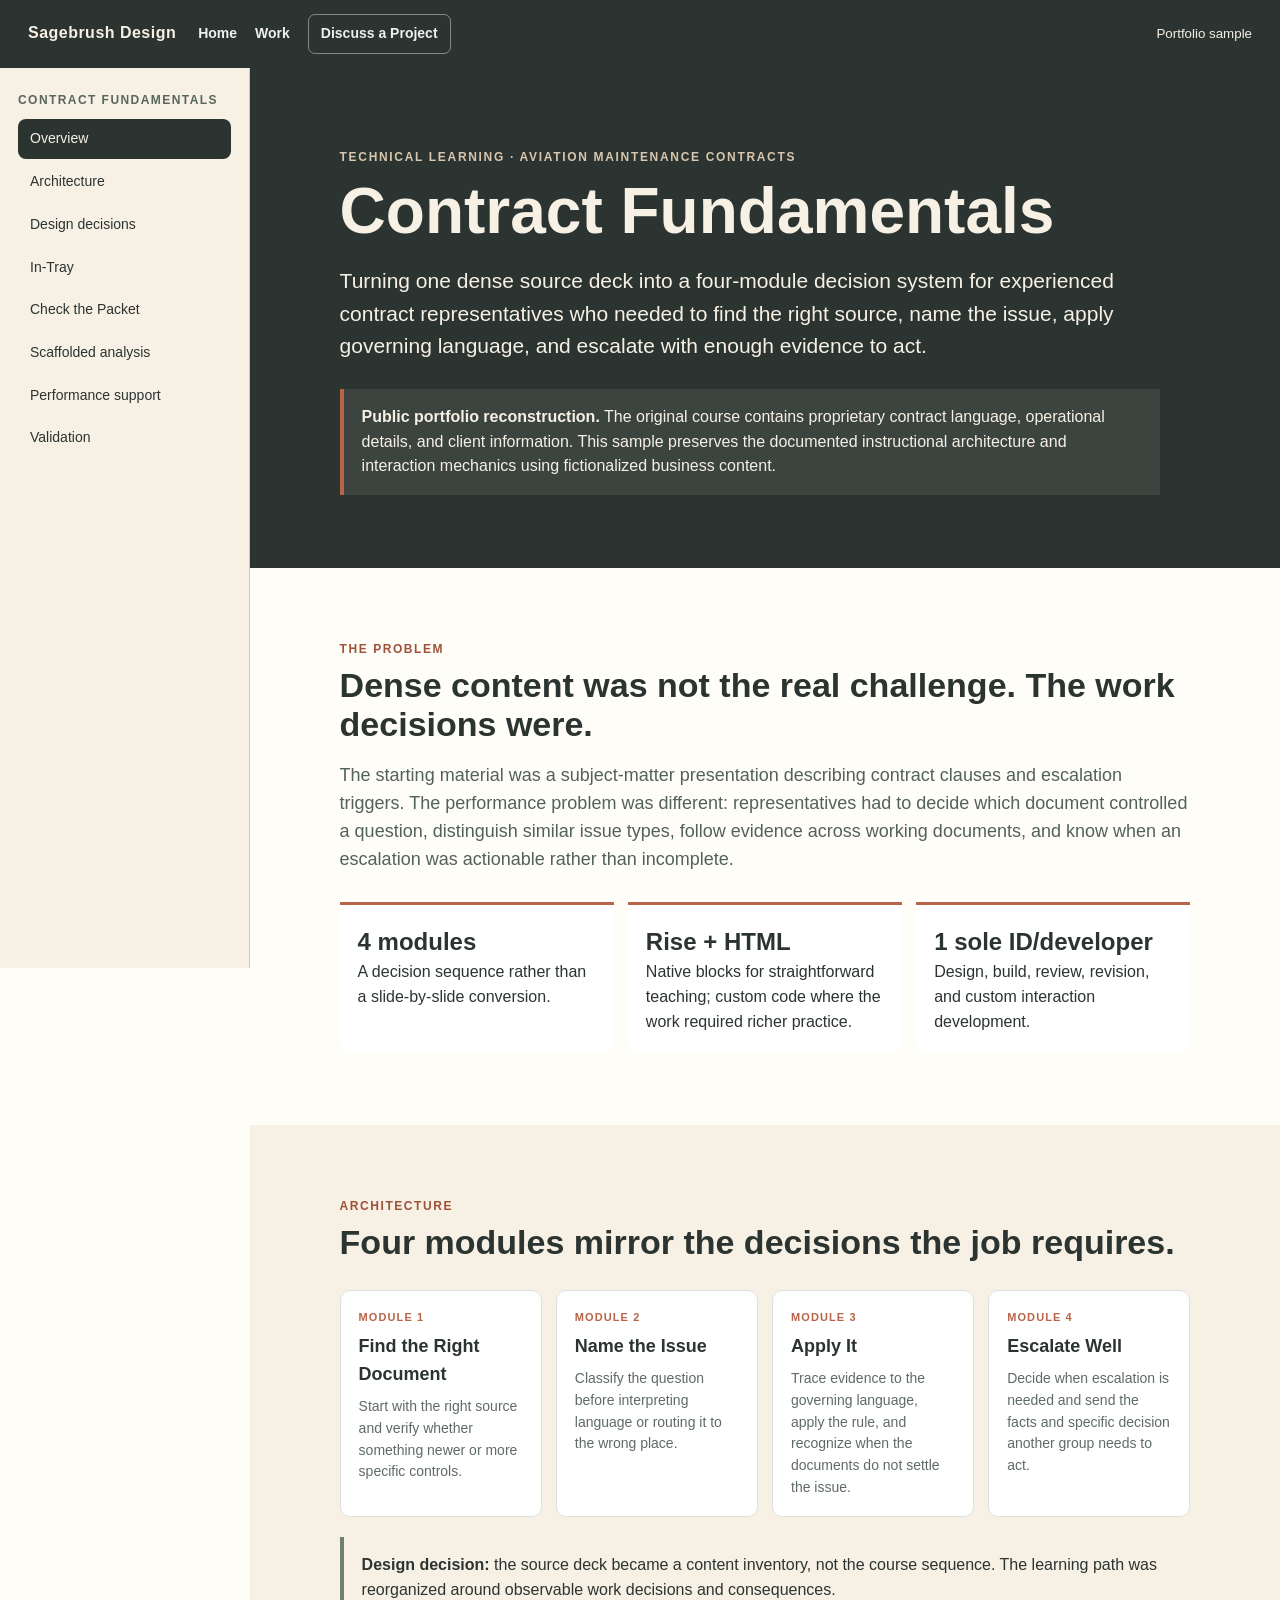
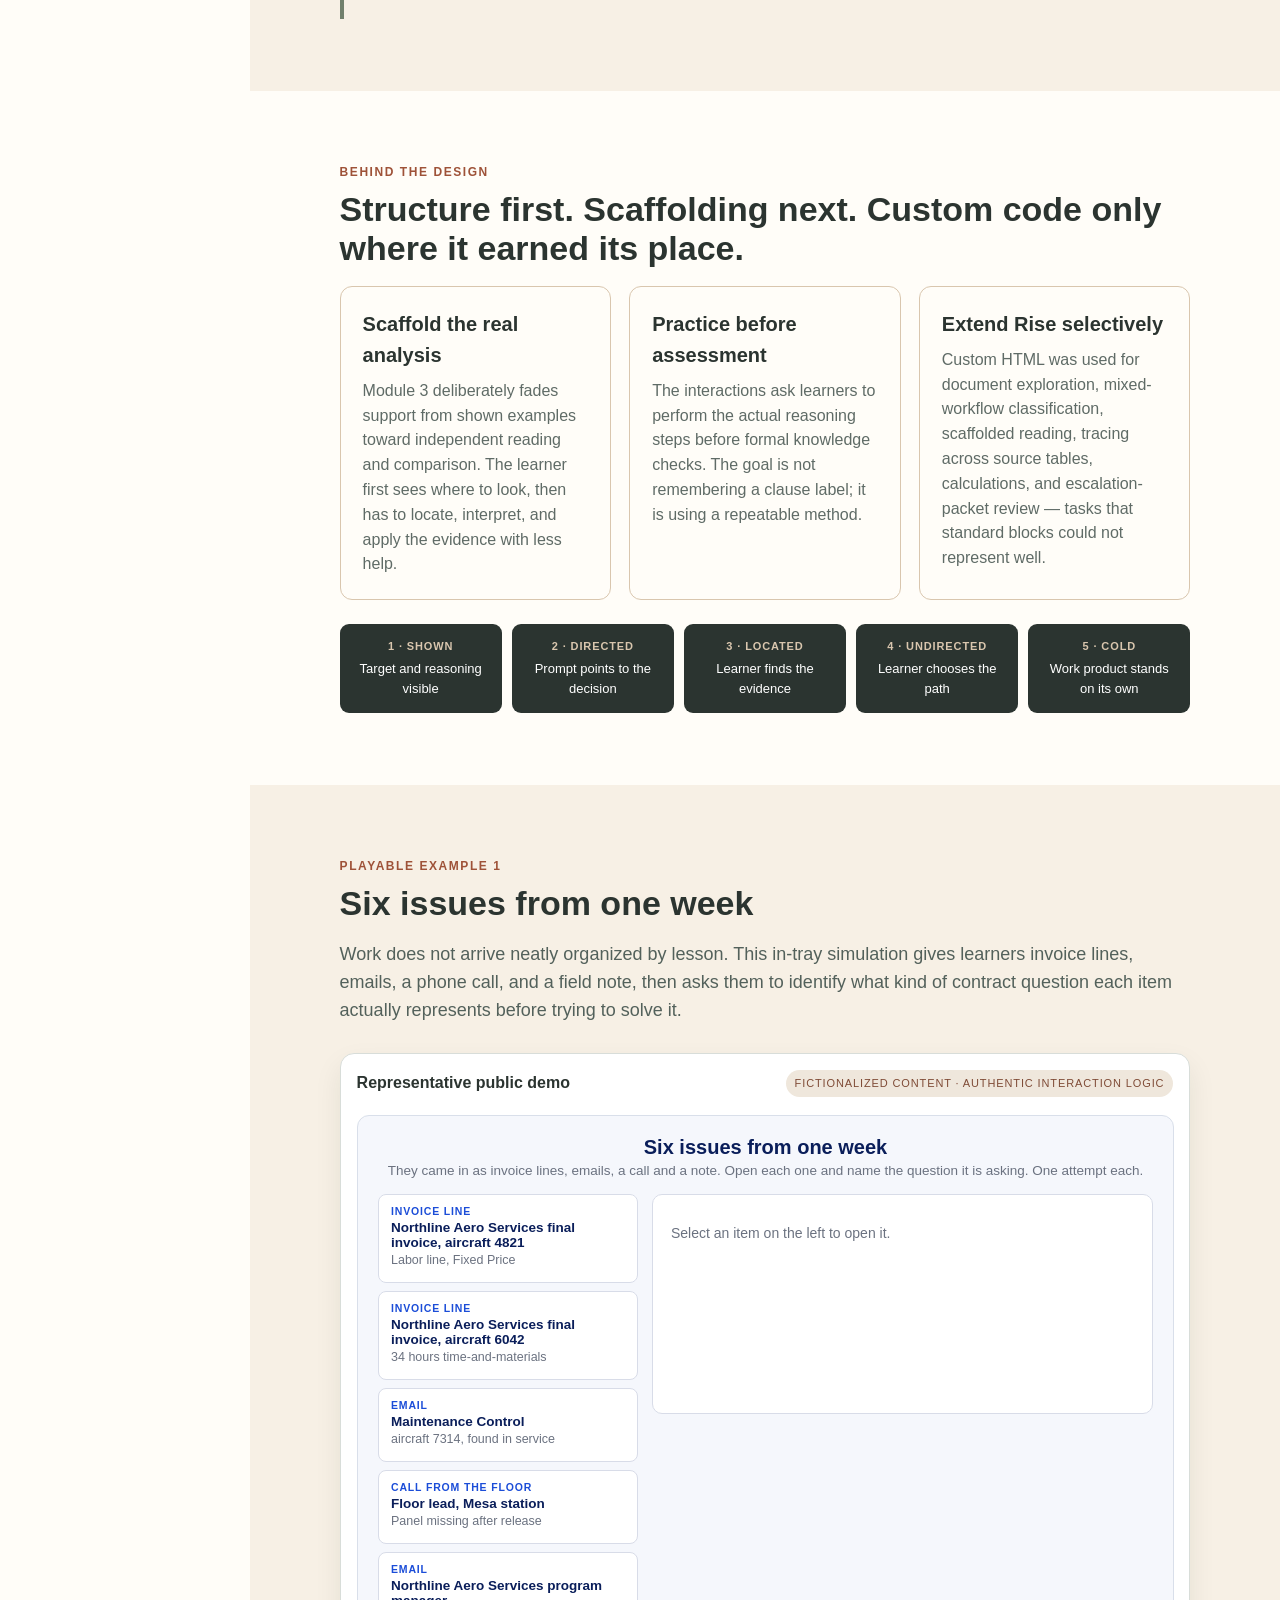
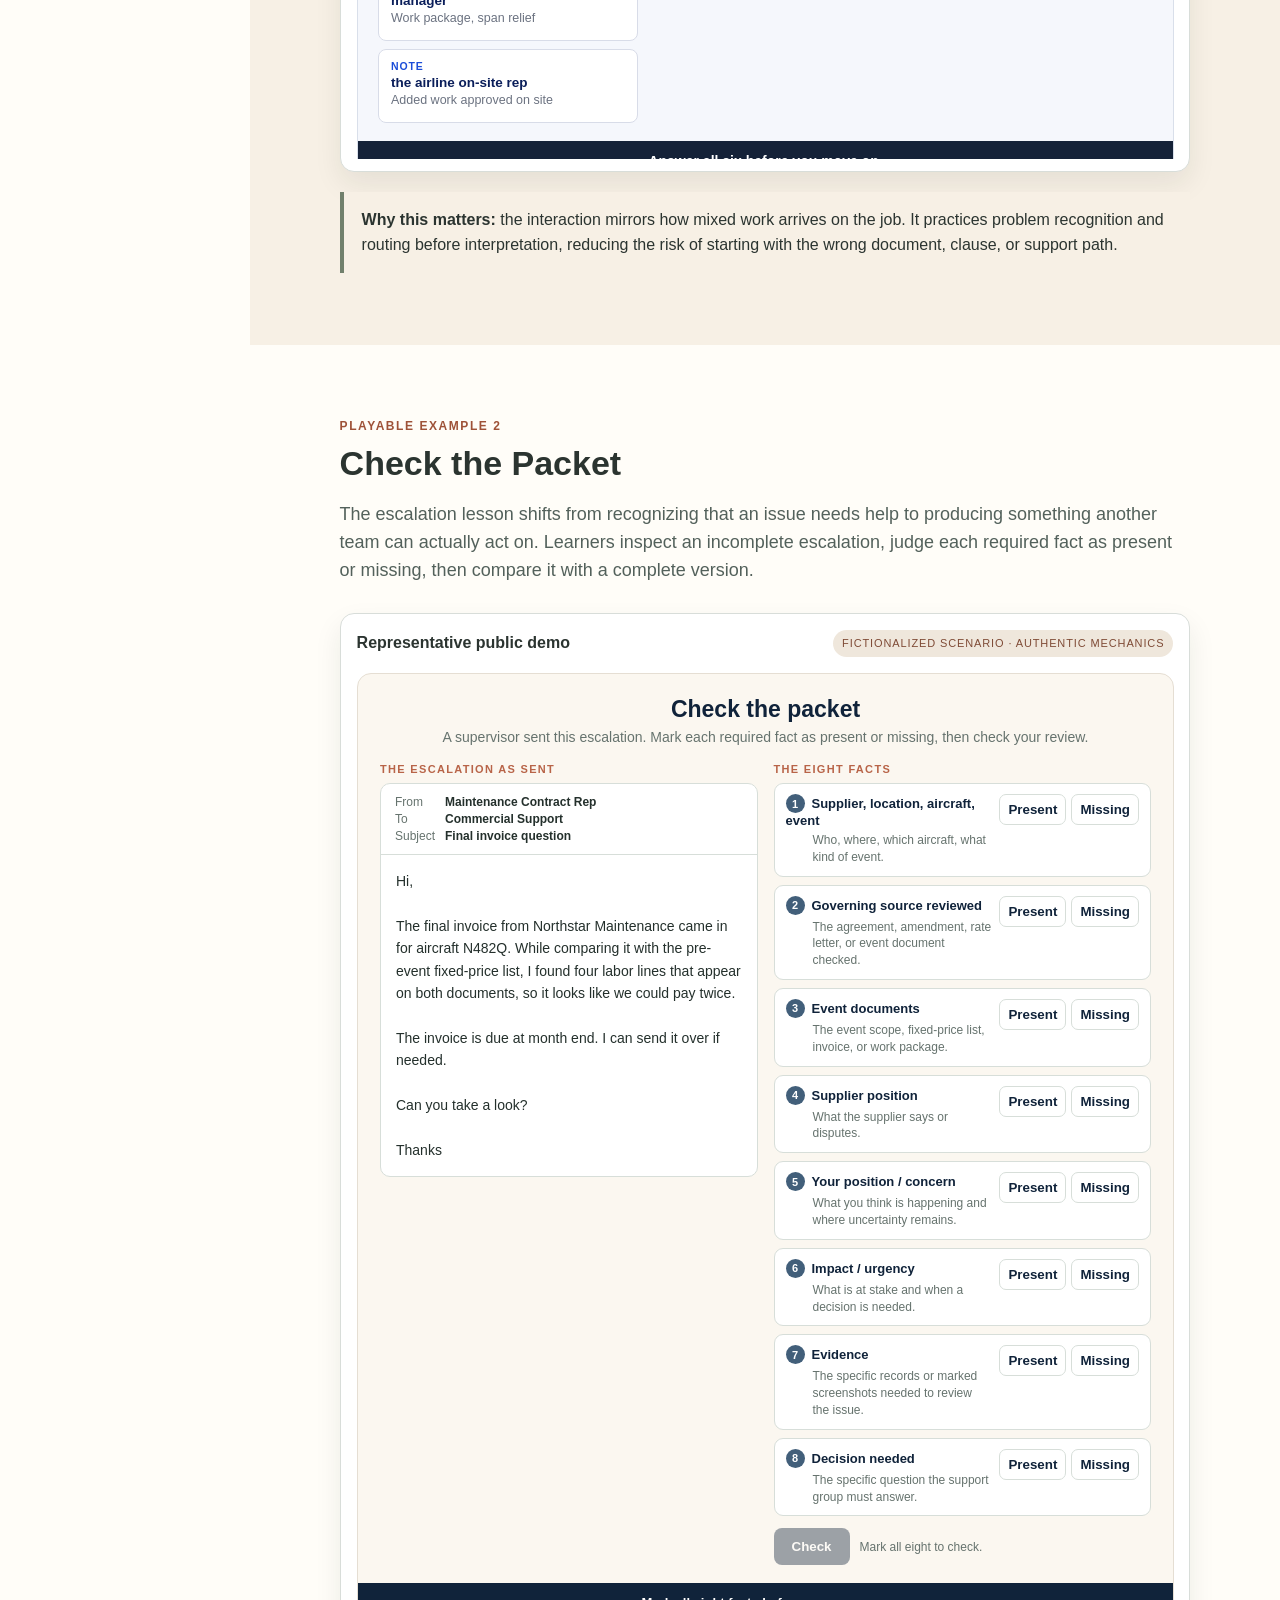
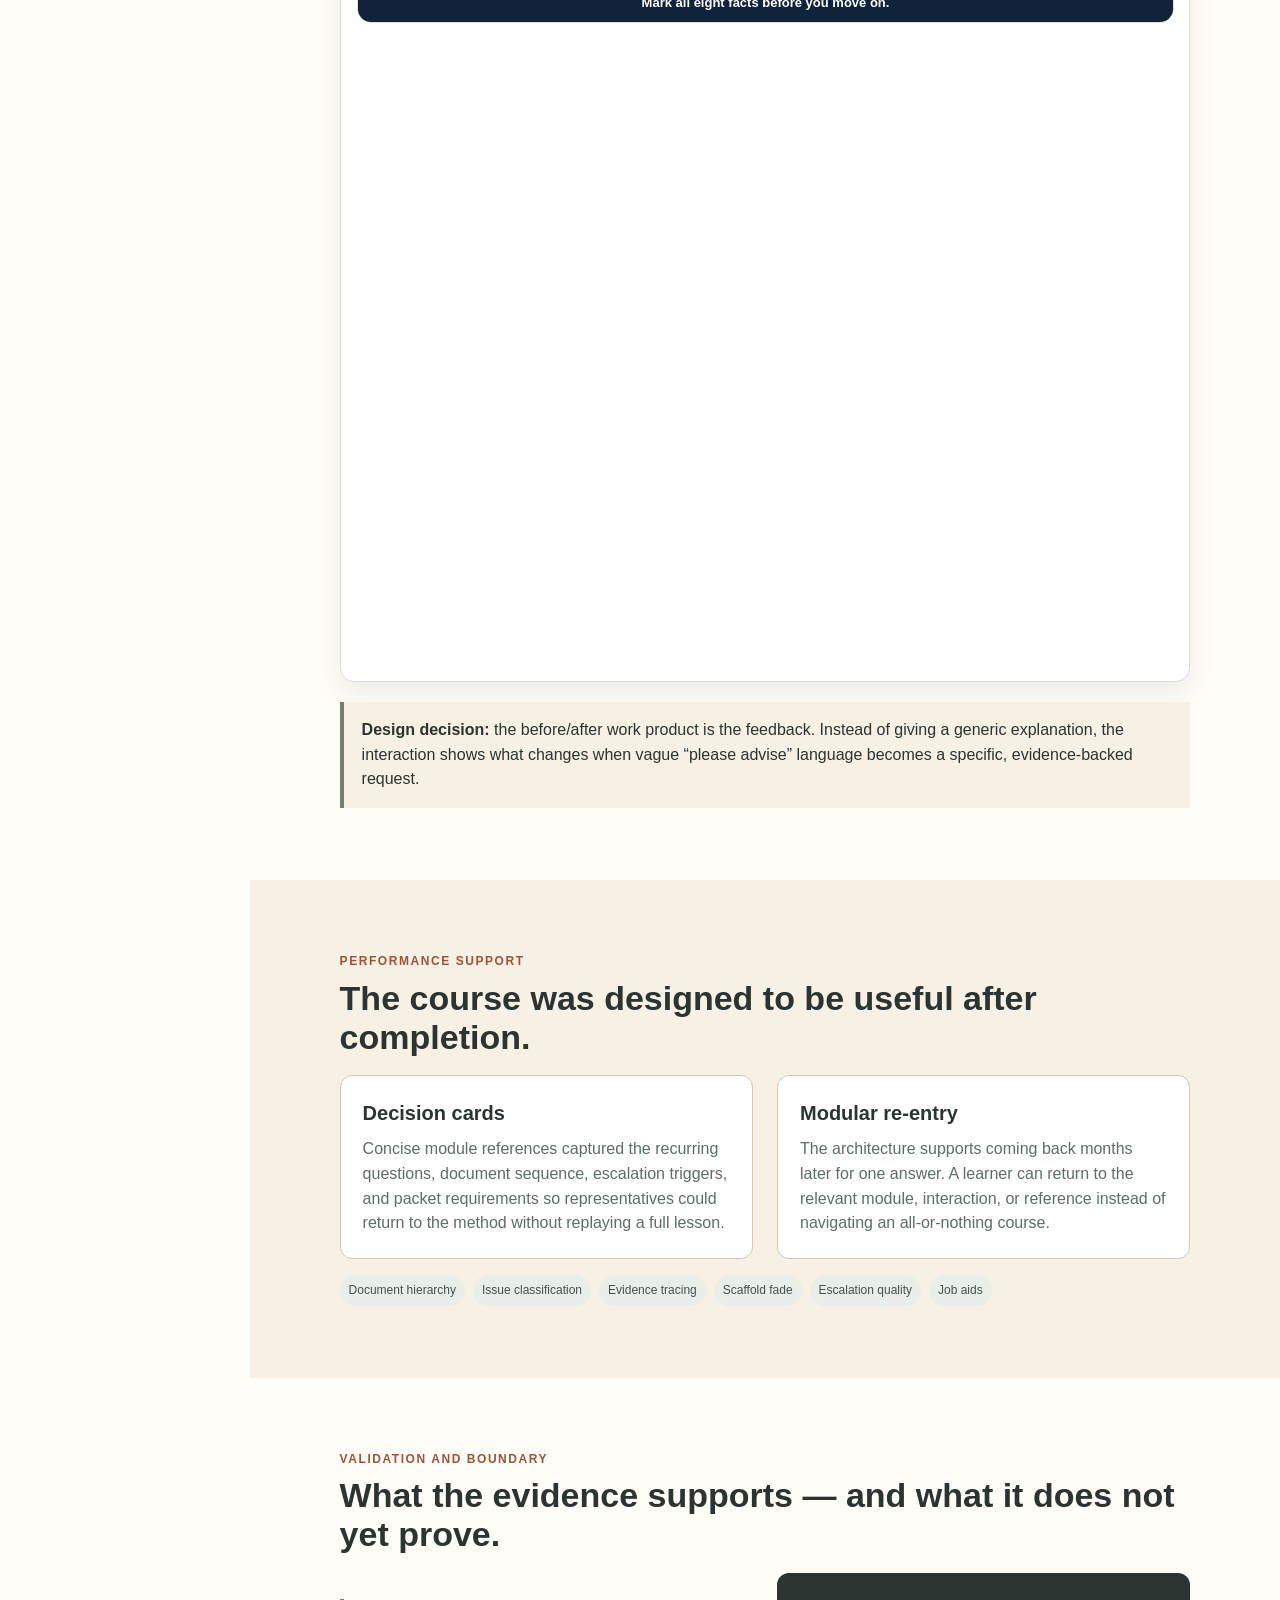
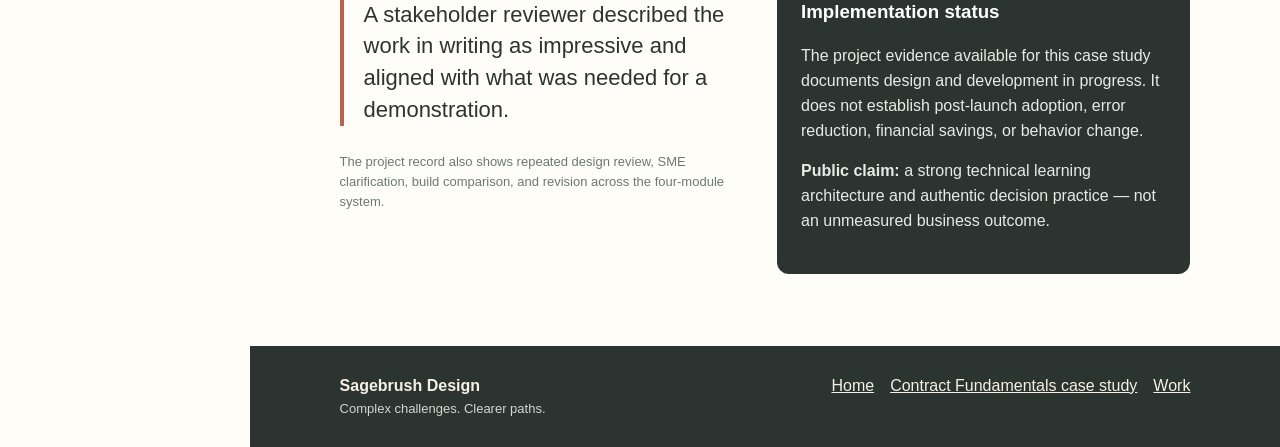
<file: website/samples/contract-fundamentals/index.html>
<!DOCTYPE html><html lang="en"><head><meta charset="utf-8"><meta name="viewport" content="width=device-width,initial-scale=1"><title>Contract Fundamentals — Portfolio Sample | Sagebrush Design</title><style>
:root{--ink:#2b3430;--navy:#10233a;--sage:#71806c;--clay:#b86448;--cream:#f7f0e5;--sand:#d9c6ae;--muted:#66736e;--line:#dce2de;--white:#fff}*{box-sizing:border-box}html{scroll-behavior:smooth}body{margin:0;font-family:Arial,Helvetica,sans-serif;color:var(--ink);background:#eef1ef;line-height:1.55}.top{background:var(--navy);color:#fff;padding:14px 28px;display:flex;justify-content:space-between;align-items:center;gap:16px;flex-wrap:wrap;position:relative;z-index:20}.brand{font-weight:700;letter-spacing:.03em}.top-left{display:flex;align-items:center;gap:22px;flex-wrap:wrap}.site-nav{display:flex;align-items:center;gap:18px;flex-wrap:wrap}.site-nav a{color:#fff;text-decoration:none;font-size:14px;font-weight:600;opacity:.92}.site-nav a:hover,.site-nav a:focus{text-decoration:underline;text-underline-offset:4px;opacity:1}.site-nav .cta{padding:8px 12px;border:1px solid rgba(255,255,255,.45);border-radius:7px}.layout{display:grid;grid-template-columns:250px minmax(0,1fr)}.nav{position:sticky;top:0;align-self:start;height:100vh;overflow:auto;background:#f3f5f3;border-right:1px solid #dfe4df;padding:26px 18px}.nav h2{font-size:12px;text-transform:uppercase;letter-spacing:.12em;color:var(--muted);margin:0 0 12px}.nav a{display:block;color:var(--ink);text-decoration:none;padding:9px 12px;border-radius:8px;margin:3px 0;font-size:14px}.nav a:hover{background:#e4eae5}.nav a.active{background:var(--navy);color:#fff}main{background:#fff;min-width:0}.hero{background:var(--navy);color:#fff;padding:70px 7vw 62px;min-height:500px;display:flex;align-items:center}.hero-inner{max-width:1000px}.eyebrow{font-size:12px;letter-spacing:.14em;text-transform:uppercase;font-weight:700;color:#d9c6ae}h1{font-size:clamp(42px,6vw,64px);line-height:1.02;margin:12px 0 18px}.lede{font-size:21px;max-width:820px;color:#e8efeb}.disclosure{margin-top:26px;padding:16px 18px;border-left:4px solid var(--clay);background:rgba(255,255,255,.08);max-width:820px}.section{padding:72px 7vw;scroll-margin-top:20px}.section.alt{background:#f7f4ee}.wrap{max-width:1060px;margin:auto}.kicker{font-size:12px;font-weight:800;letter-spacing:.13em;text-transform:uppercase;color:var(--clay);margin-bottom:8px}h2{font-size:34px;line-height:1.15;color:var(--navy);margin:0 0 18px}h3{color:var(--navy)}.intro{font-size:18px;color:#53615b;max-width:850px}.grid2{display:grid;grid-template-columns:1fr 1fr;gap:24px}.grid3{display:grid;grid-template-columns:repeat(3,1fr);gap:18px}.card{background:#fff;border:1px solid var(--line);border-radius:12px;padding:22px}.alt .card{background:#fff}.card h3{margin:0 0 8px;font-size:20px}.card p{margin:0;color:#5f6b66}.facts{display:grid;grid-template-columns:repeat(3,1fr);gap:14px;margin-top:28px}.fact{padding:18px;border-top:3px solid var(--clay);background:#fff;border-radius:0 0 10px 10px}.fact b{display:block;font-size:24px;color:var(--navy)}.modules{display:grid;grid-template-columns:repeat(4,1fr);gap:14px;margin-top:28px}.module{border:1px solid var(--line);border-radius:10px;padding:18px;background:#fff}.module .num{font-size:11px;font-weight:800;color:var(--clay);text-transform:uppercase;letter-spacing:.1em}.module h3{font-size:18px;margin:7px 0}.module p{font-size:14px;color:#5f6b66;margin:0}.flow{display:grid;grid-template-columns:repeat(5,1fr);gap:10px;margin-top:24px}.flow div{background:var(--navy);color:#fff;border-radius:9px;padding:14px;text-align:center;font-size:13px}.flow b{display:block;font-size:11px;color:#d9c6ae;text-transform:uppercase;letter-spacing:.08em;margin-bottom:4px}.decision{border-left:4px solid var(--sage);padding:16px 18px;background:#f4f7f3;margin-top:20px}.demo-shell{margin-top:28px;border:1px solid #d8ddd9;border-radius:14px;background:#fff;padding:12px;box-shadow:0 12px 28px rgba(20,33,29,.08)}.demo-shell iframe{width:100%;border:0;display:block;min-height:650px}.demo-meta{display:flex;justify-content:space-between;gap:14px;align-items:center;flex-wrap:wrap;padding:4px 4px 12px}.demo-meta strong{color:var(--navy)}.tag{font-size:11px;letter-spacing:.08em;text-transform:uppercase;background:#efe7dc;color:#7f4b36;padding:5px 9px;border-radius:99px}.quote{font-size:22px;line-height:1.45;color:var(--navy);border-left:4px solid var(--clay);padding-left:20px;margin:26px 0}.status{background:var(--navy);color:#fff;border-radius:12px;padding:24px}.status h3{color:#fff;margin-top:0}.status p{color:#e5ece8}.footer{background:#22302b;color:#fff;padding:28px 7vw}.footer a{color:#fff}.foot-inner{max-width:1060px;margin:auto;display:flex;justify-content:space-between;gap:20px;flex-wrap:wrap}.foot-links{display:flex;gap:16px;flex-wrap:wrap}.pill-row{display:flex;gap:8px;flex-wrap:wrap;margin-top:16px}.pill{font-size:12px;padding:6px 9px;border-radius:99px;background:#e9eee9;color:#45524c}.small{font-size:13px;color:#6c7973}
@media(max-width:1000px){.layout{grid-template-columns:1fr}.nav{position:sticky;top:0;height:auto;z-index:10;display:flex;gap:6px;overflow-x:auto;border-right:0;border-bottom:1px solid #dfe4df;padding:10px 12px}.nav h2{display:none}.nav a{white-space:nowrap;margin:0;padding:8px 10px}.modules{grid-template-columns:1fr 1fr}.grid3,.facts{grid-template-columns:1fr 1fr}.flow{grid-template-columns:1fr 1fr 1fr}}@media(max-width:650px){.top{padding:12px 16px}.hero,.section{padding-left:22px;padding-right:22px}.grid2,.grid3,.facts,.modules,.flow{grid-template-columns:1fr}.hero{min-height:0;padding-top:52px;padding-bottom:52px}.lede{font-size:18px}.section{padding-top:54px;padding-bottom:54px}h2{font-size:29px}.demo-shell{padding:5px}.demo-shell iframe{min-height:820px}.site-nav{gap:10px}.site-nav a{font-size:13px}}
</style>
<style id="sagebrush-brand">
:root{--ink:#2B3430;--navy:#2B3430;--sage:#71806C;--clay:#B86448;--cream:#F7F0E5;--sand:#D9C6AE;--muted:#59665A}
body{background:#F7F0E5;color:#2B3430}.top,.hero{background:#2B3430;color:#F7F0E5}.layout,main{background:#FFFDF8}.nav{background:#F7F0E5;border-color:#D9C6AE}.nav a{color:#2B3430}.nav a:hover{background:#D9C6AE}.nav a.active,.nav a[aria-current]{background:#2B3430;color:#F7F0E5}.hero .lede,.hero .note,.hero .disclosure{color:#F7F0E5}.hero .eyebrow{color:#D9C6AE}.section{border-color:#D9C6AE}.section.alt{background:#F7F0E5}.behind,.decision{background:#F7F0E5;border-left-color:#71806C}.card{background:#FFFDF8;border-color:#D9C6AE}.kicker,.card .num{color:#9E5238}.footer{background:#2B3430;color:#F7F0E5}.footer a{color:#F7F0E5}
/* Keep the embedded representative learning activities in their existing palette. */
.prototype{--navy:#10233a;--ink:#24302c;--muted:#66736e}
</style>
</head><body><header class="top"><div class="top-left"><div class="brand">Sagebrush Design</div><nav class="site-nav" aria-label="Site navigation"><a href="../../index.html">Home</a><a href="../../work.html">Work</a><a class="cta" href="../../index.html#contact">Discuss a Project</a></nav></div><small>Portfolio sample</small></header><div class="layout"><aside class="nav" aria-label="Sample sections"><h2>Contract Fundamentals</h2><a href="#overview">Overview</a><a href="#architecture">Architecture</a><a href="#design">Design decisions</a><a href="#intray">In-Tray</a><a href="#packet">Check the Packet</a><a href="#trace">Scaffolded analysis</a><a href="#support">Performance support</a><a href="#validation">Validation</a></aside><main><section class="hero" id="overview"><div class="hero-inner"><div class="eyebrow">Technical learning · aviation maintenance contracts</div><h1>Contract Fundamentals</h1><p class="lede">Turning one dense source deck into a four-module decision system for experienced contract representatives who needed to find the right source, name the issue, apply governing language, and escalate with enough evidence to act.</p><div class="disclosure"><strong>Public portfolio reconstruction.</strong> The original course contains proprietary contract language, operational details, and client information. This sample preserves the documented instructional architecture and interaction mechanics using fictionalized business content.</div></div></section>
<section class="section"><div class="wrap"><div class="kicker">The problem</div><h2>Dense content was not the real challenge. The work decisions were.</h2><p class="intro">The starting material was a subject-matter presentation describing contract clauses and escalation triggers. The performance problem was different: representatives had to decide which document controlled a question, distinguish similar issue types, follow evidence across working documents, and know when an escalation was actionable rather than incomplete.</p><div class="facts"><div class="fact"><b>4 modules</b><span>A decision sequence rather than a slide-by-slide conversion.</span></div><div class="fact"><b>Rise + HTML</b><span>Native blocks for straightforward teaching; custom code where the work required richer practice.</span></div><div class="fact"><b>1 sole ID/developer</b><span>Design, build, review, revision, and custom interaction development.</span></div></div></div></section>
<section class="section alt" id="architecture"><div class="wrap"><div class="kicker">Architecture</div><h2>Four modules mirror the decisions the job requires.</h2><div class="modules"><div class="module"><div class="num">Module 1</div><h3>Find the Right Document</h3><p>Start with the right source and verify whether something newer or more specific controls.</p></div><div class="module"><div class="num">Module 2</div><h3>Name the Issue</h3><p>Classify the question before interpreting language or routing it to the wrong place.</p></div><div class="module"><div class="num">Module 3</div><h3>Apply It</h3><p>Trace evidence to the governing language, apply the rule, and recognize when the documents do not settle the issue.</p></div><div class="module"><div class="num">Module 4</div><h3>Escalate Well</h3><p>Decide when escalation is needed and send the facts and specific decision another group needs to act.</p></div></div><div class="decision"><strong>Design decision:</strong> the source deck became a content inventory, not the course sequence. The learning path was reorganized around observable work decisions and consequences.</div></div></section>
<section class="section" id="design"><div class="wrap"><div class="kicker">Behind the design</div><h2>Structure first. Scaffolding next. Custom code only where it earned its place.</h2><div class="grid3"><div class="card"><h3>Scaffold the real analysis</h3><p>Module 3 deliberately fades support from shown examples toward independent reading and comparison. The learner first sees where to look, then has to locate, interpret, and apply the evidence with less help.</p></div><div class="card"><h3>Practice before assessment</h3><p>The interactions ask learners to perform the actual reasoning steps before formal knowledge checks. The goal is not remembering a clause label; it is using a repeatable method.</p></div><div class="card"><h3>Extend Rise selectively</h3><p>Custom HTML was used for document exploration, mixed-workflow classification, scaffolded reading, tracing across source tables, calculations, and escalation-packet review — tasks that standard blocks could not represent well.</p></div></div><div class="flow"><div><b>1 · shown</b>Target and reasoning visible</div><div><b>2 · directed</b>Prompt points to the decision</div><div><b>3 · located</b>Learner finds the evidence</div><div><b>4 · undirected</b>Learner chooses the path</div><div><b>5 · cold</b>Work product stands on its own</div></div></div></section>
<section class="section alt" id="intray"><div class="wrap"><div class="kicker">Playable example 1</div><h2>Six issues from one week</h2><p class="intro">Work does not arrive neatly organized by lesson. This in-tray simulation gives learners invoice lines, emails, a phone call, and a field note, then asks them to identify what kind of contract question each item actually represents before trying to solve it.</p><div class="demo-shell"><div class="demo-meta"><strong>Representative public demo</strong><span class="tag">Fictionalized content · authentic interaction logic</span></div><iframe id="intrayFrame" src="demos/in-tray.html" title="In-Tray public portfolio interaction"></iframe></div><div class="decision"><strong>Why this matters:</strong> the interaction mirrors how mixed work arrives on the job. It practices problem recognition and routing before interpretation, reducing the risk of starting with the wrong document, clause, or support path.</div></div></section>
<section class="section" id="packet"><div class="wrap"><div class="kicker">Playable example 2</div><h2>Check the Packet</h2><p class="intro">The escalation lesson shifts from recognizing that an issue needs help to producing something another team can actually act on. Learners inspect an incomplete escalation, judge each required fact as present or missing, then compare it with a complete version.</p><div class="demo-shell"><div class="demo-meta"><strong>Representative public demo</strong><span class="tag">Fictionalized scenario · authentic mechanics</span></div><iframe id="packetFrame" src="demos/check-the-packet.html" title="Check the Packet public portfolio interaction"></iframe></div><div class="decision"><strong>Design decision:</strong> the before/after work product is the feedback. Instead of giving a generic explanation, the interaction shows what changes when vague “please advise” language becomes a specific, evidence-backed request.</div></div></section>
<section class="section alt" id="support"><div class="wrap"><div class="kicker">Performance support</div><h2>The course was designed to be useful after completion.</h2><div class="grid2"><div class="card"><h3>Decision cards</h3><p>Concise module references captured the recurring questions, document sequence, escalation triggers, and packet requirements so representatives could return to the method without replaying a full lesson.</p></div><div class="card"><h3>Modular re-entry</h3><p>The architecture supports coming back months later for one answer. A learner can return to the relevant module, interaction, or reference instead of navigating an all-or-nothing course.</p></div></div><div class="pill-row"><span class="pill">Document hierarchy</span><span class="pill">Issue classification</span><span class="pill">Evidence tracing</span><span class="pill">Scaffold fade</span><span class="pill">Escalation quality</span><span class="pill">Job aids</span></div></div></section>
<section class="section" id="validation"><div class="wrap"><div class="kicker">Validation and boundary</div><h2>What the evidence supports — and what it does not yet prove.</h2><div class="grid2"><div><p class="quote">A stakeholder reviewer described the work in writing as impressive and aligned with what was needed for a demonstration.</p><p class="small">The project record also shows repeated design review, SME clarification, build comparison, and revision across the four-module system.</p></div><div class="status"><h3>Implementation status</h3><p>The project evidence available for this case study documents design and development in progress. It does not establish post-launch adoption, error reduction, financial savings, or behavior change.</p><p><strong>Public claim:</strong> a strong technical learning architecture and authentic decision practice — not an unmeasured business outcome.</p></div></div></div></section>
<footer class="footer"><div class="foot-inner"><div><strong>Sagebrush Design</strong><div class="small" style="color:#cfd8d3">Complex challenges. Clearer paths.</div></div><div class="foot-links"><a href="../../index.html">Home</a><a href="../../work.html#contract-fundamentals">Contract Fundamentals case study</a><a href="../../work.html">Work</a></div></div></footer></main></div><script>
const links=[...document.querySelectorAll('.nav a')];const sections=links.map(a=>document.querySelector(a.getAttribute('href'))).filter(Boolean);const io=new IntersectionObserver(entries=>{const visible=entries.filter(e=>e.isIntersecting).sort((a,b)=>b.intersectionRatio-a.intersectionRatio)[0];if(!visible)return;links.forEach(a=>a.classList.toggle('active',a.getAttribute('href')==='#'+visible.target.id))},{rootMargin:'-15% 0px -65% 0px',threshold:[0,.1,.25,.5]});sections.forEach(s=>io.observe(s));window.addEventListener('message',e=>{if(!e.data||e.data.type!=='demo-resize')return;const map={intray:'intrayFrame',packet:'packetFrame'},id=map[e.data.source],f=id&&document.getElementById(id);if(f&&Number(e.data.height)>0)f.style.height=Math.min(Math.max(Number(e.data.height)+12,650),1600)+'px'});</script></body></html>
</file>
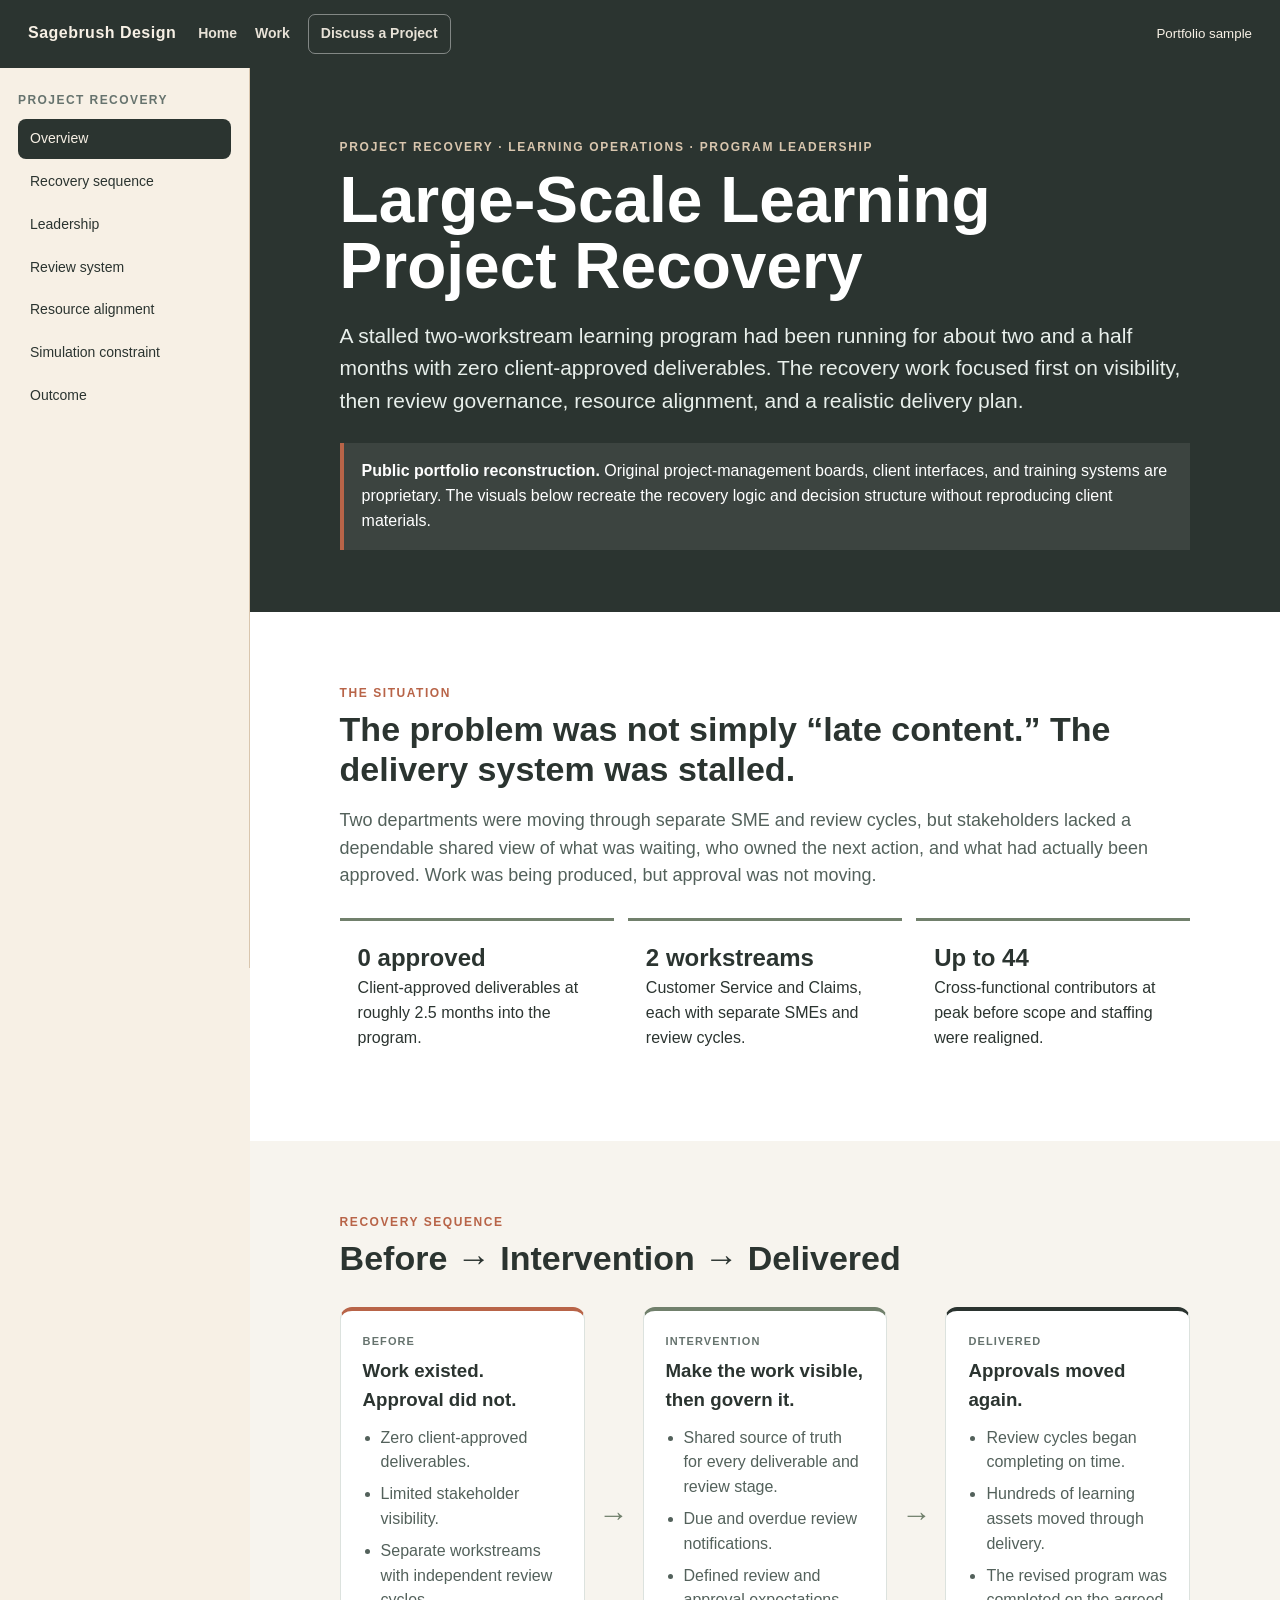
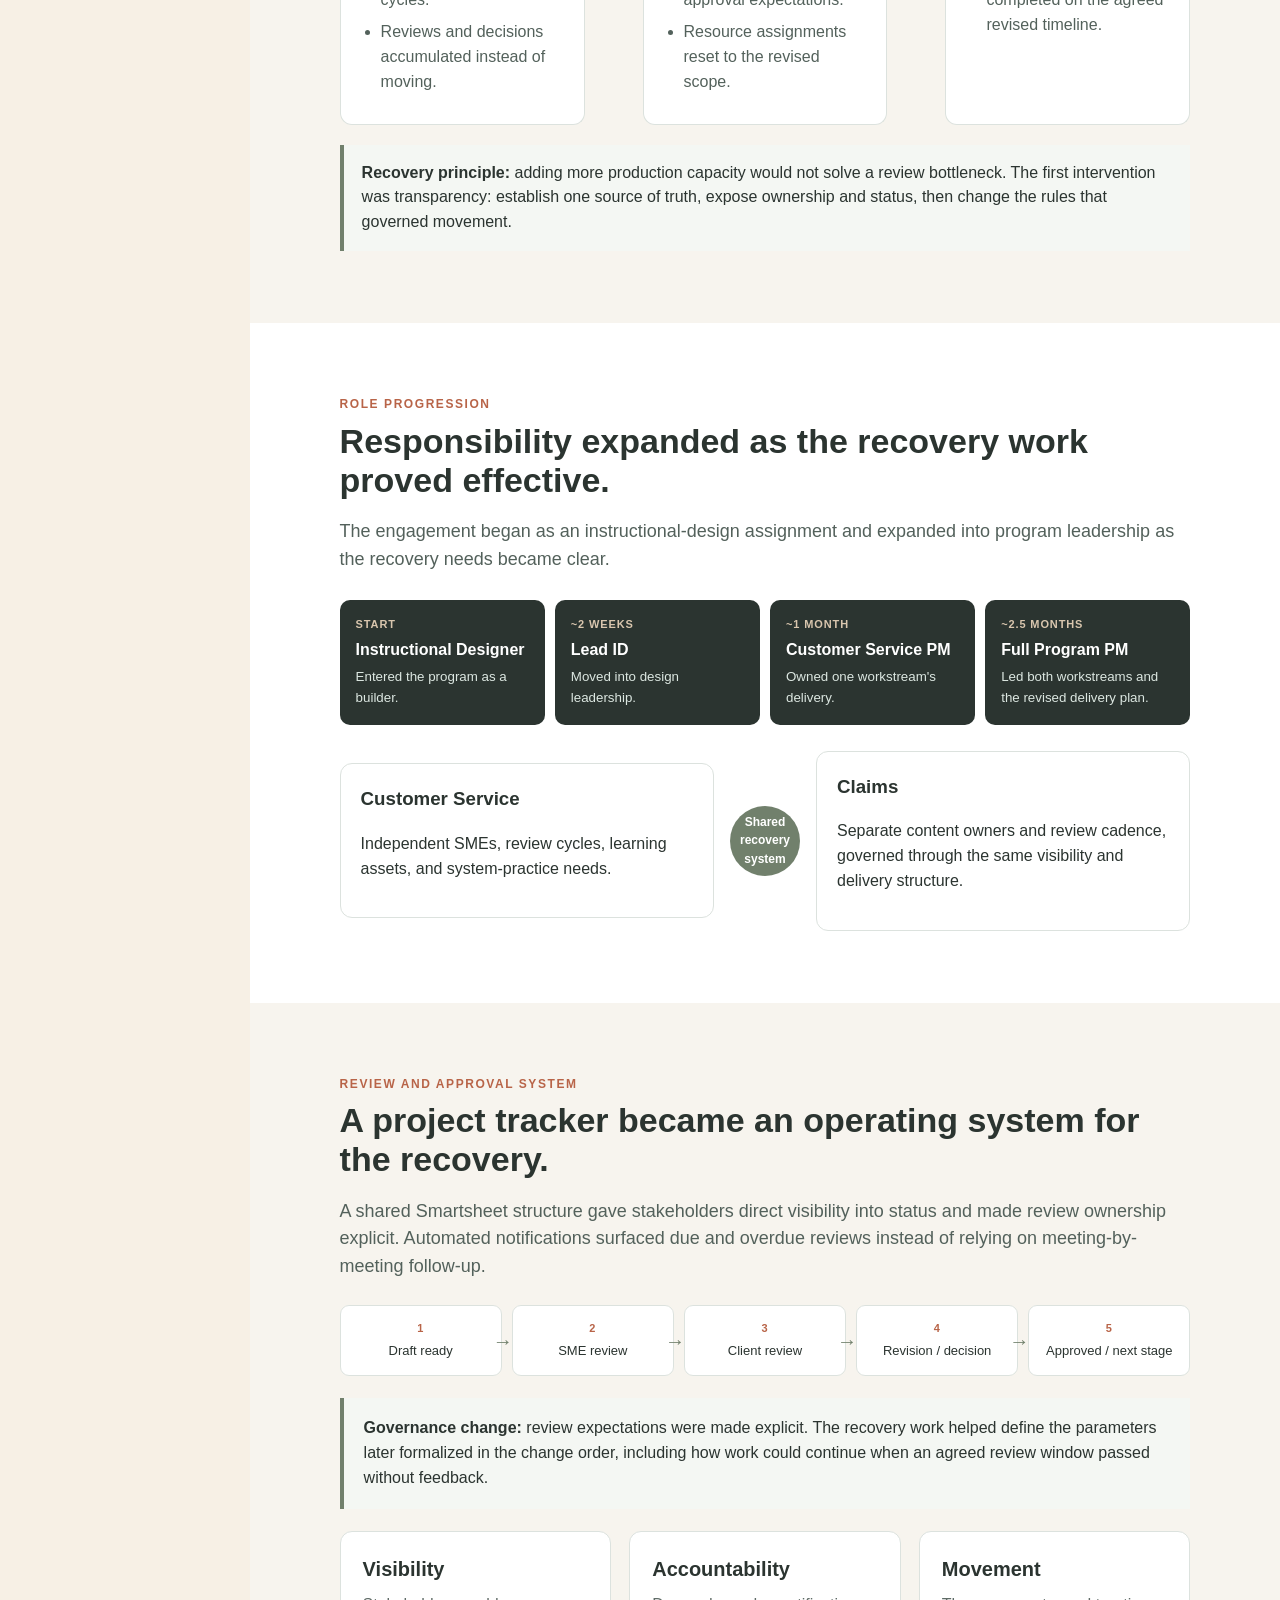
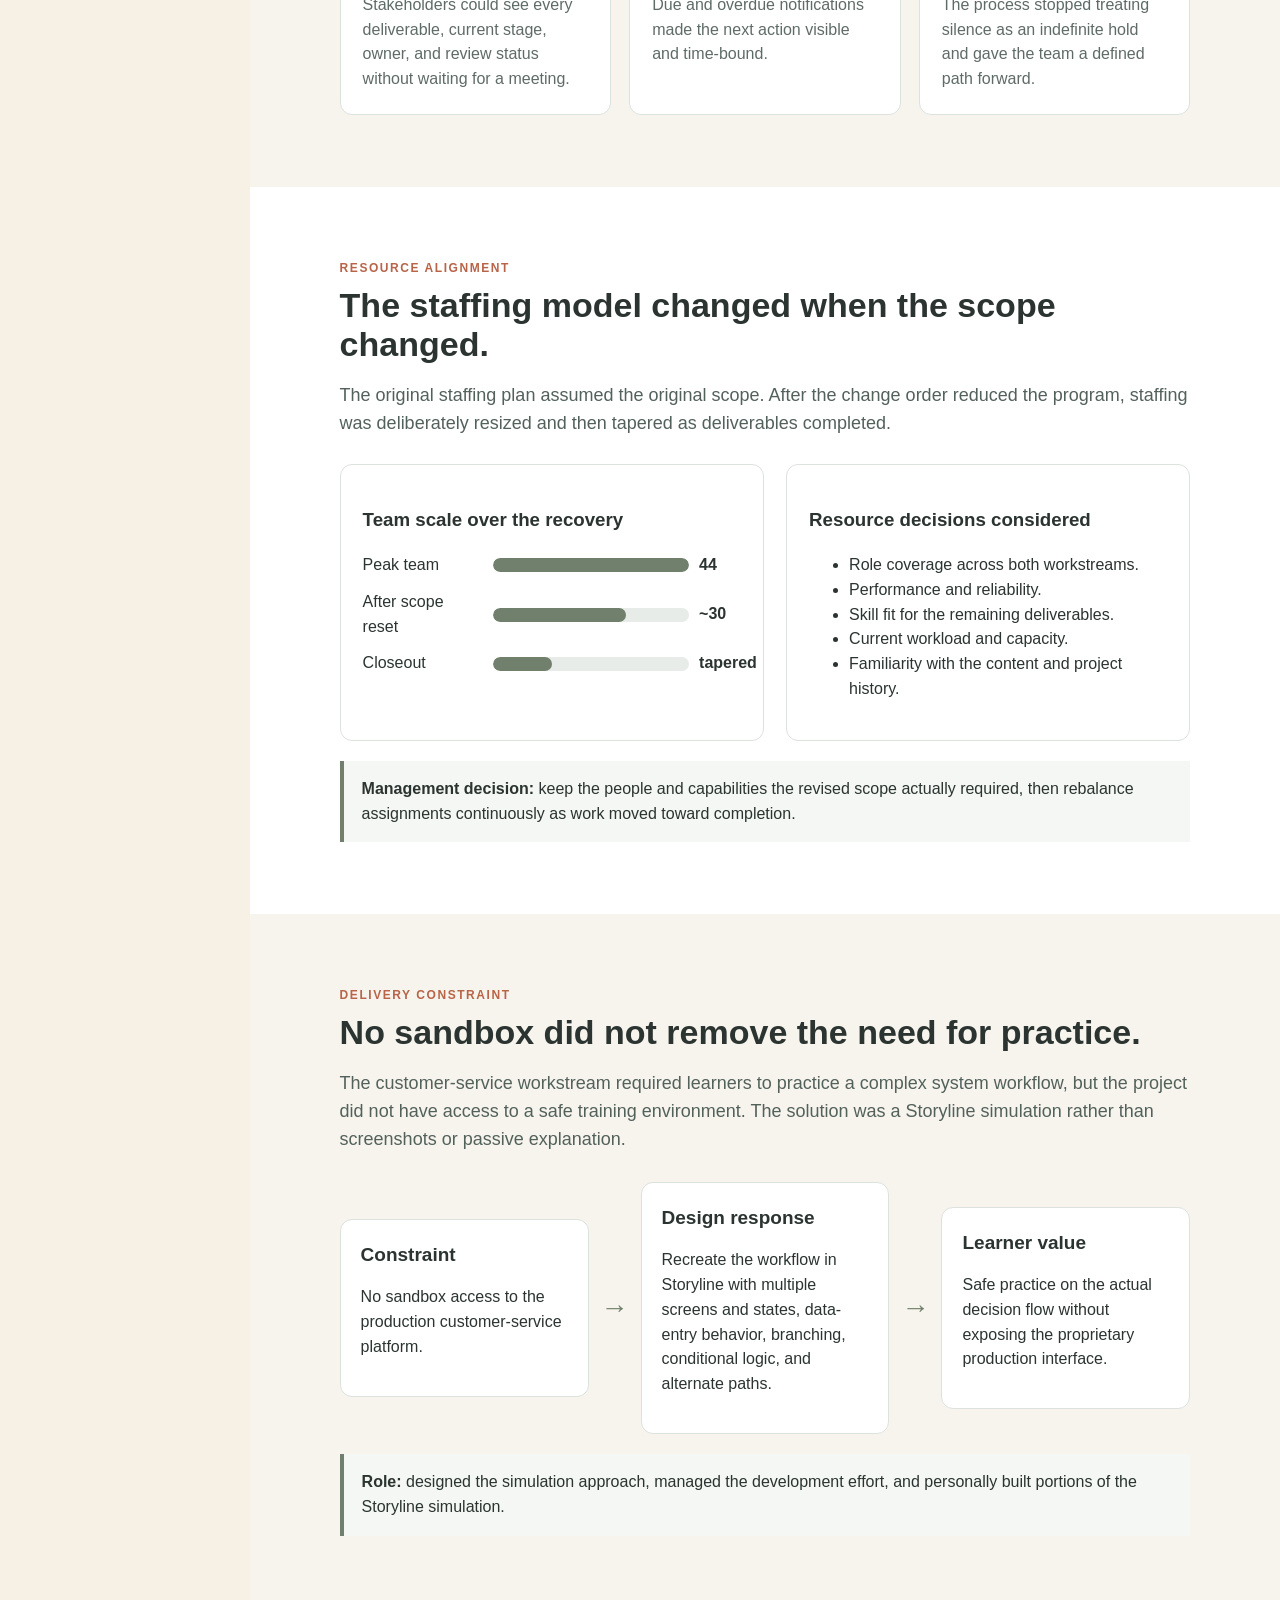
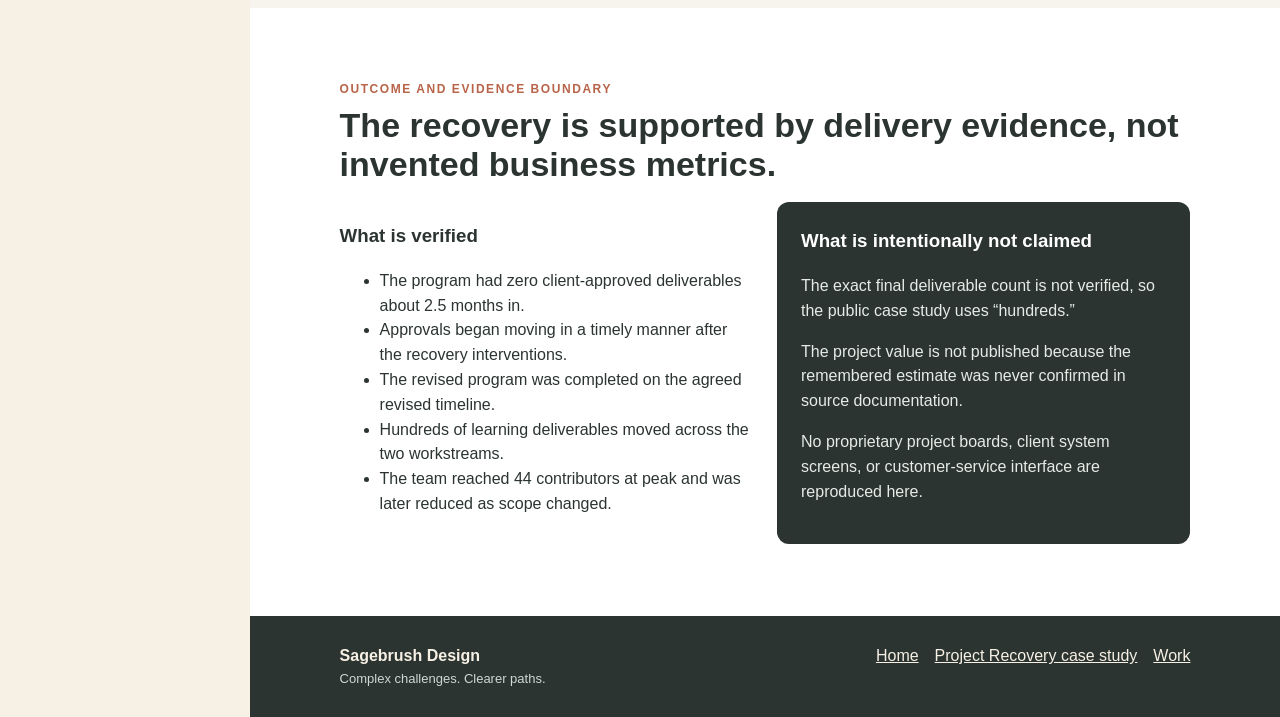
<file: website/samples/project-recovery/index.html>
<!DOCTYPE html>

<html lang="en">
<head>
<meta charset="utf-8"/>
<meta content="width=device-width,initial-scale=1" name="viewport"/>
<title>Project Recovery — Portfolio Sample | Sagebrush Design</title>
<style>
:root{--ink:#2b3430;--navy:#10233a;--sage:#71806c;--clay:#b86448;--cream:#f7f0e5;--sand:#d9c6ae;--muted:#66736e;--line:#dce2de;--white:#fff;--pale:#f3f5f3}*{box-sizing:border-box}html{scroll-behavior:smooth}body{margin:0;font-family:Arial,Helvetica,sans-serif;color:var(--ink);background:#eef1ef;line-height:1.55}.top{background:var(--navy);color:#fff;padding:14px 28px;display:flex;justify-content:space-between;align-items:center;gap:16px;flex-wrap:wrap;position:relative;z-index:20}.top-left{display:flex;align-items:center;gap:22px;flex-wrap:wrap}.brand{font-weight:700;letter-spacing:.03em}.site-nav{display:flex;align-items:center;gap:18px;flex-wrap:wrap}.site-nav a{color:#fff;text-decoration:none;font-size:14px;font-weight:600;opacity:.92}.site-nav a:hover,.site-nav a:focus{text-decoration:underline;text-underline-offset:4px;opacity:1}.site-nav .cta{padding:8px 12px;border:1px solid rgba(255,255,255,.45);border-radius:7px}.layout{display:grid;grid-template-columns:250px minmax(0,1fr)}.nav{position:sticky;top:0;align-self:start;height:100vh;overflow:auto;background:#f3f5f3;border-right:1px solid #dfe4df;padding:26px 18px}.nav h2{font-size:12px;text-transform:uppercase;letter-spacing:.12em;color:var(--muted);margin:0 0 12px}.nav a{display:block;color:var(--ink);text-decoration:none;padding:9px 12px;border-radius:8px;margin:3px 0;font-size:14px}.nav a:hover{background:#e4eae5}.nav a.active{background:var(--navy);color:#fff}main{background:#fff;min-width:0}.hero{background:var(--navy);color:#fff;padding:70px 7vw 62px;min-height:500px;display:flex;align-items:center}.hero-inner{max-width:1000px}.eyebrow{font-size:12px;letter-spacing:.14em;text-transform:uppercase;font-weight:700;color:#d9c6ae}h1{font-size:clamp(42px,6vw,64px);line-height:1.02;margin:12px 0 18px}.lede{font-size:21px;max-width:860px;color:#e8efeb}.disclosure{margin-top:26px;padding:16px 18px;border-left:4px solid var(--clay);background:rgba(255,255,255,.08);max-width:860px}.section{padding:72px 7vw;scroll-margin-top:20px}.section.alt{background:#f7f4ee}.wrap{max-width:1060px;margin:auto}.kicker{font-size:12px;font-weight:800;letter-spacing:.13em;text-transform:uppercase;color:var(--clay);margin-bottom:8px}h2{font-size:34px;line-height:1.15;color:var(--navy);margin:0 0 18px}h3{color:var(--navy)}.intro{font-size:18px;color:#53615b;max-width:900px}.facts{display:grid;grid-template-columns:repeat(3,1fr);gap:14px;margin-top:28px}.fact{padding:18px;border-top:3px solid var(--sage);background:#fff;border-radius:0 0 10px 10px}.fact b{display:block;font-size:24px;color:var(--navy)}.grid2{display:grid;grid-template-columns:1fr 1fr;gap:24px}.grid3{display:grid;grid-template-columns:repeat(3,1fr);gap:18px}.card{background:#fff;border:1px solid var(--line);border-radius:12px;padding:22px}.card h3{margin:0 0 8px;font-size:20px}.card p{margin:0;color:#5f6b66}.sequence{display:grid;grid-template-columns:1fr auto 1fr auto 1fr;gap:14px;align-items:stretch;margin-top:28px}.stage{border:1px solid var(--line);border-radius:12px;padding:22px;background:#fff}.stage.before{border-top:4px solid var(--clay)}.stage.intervention{border-top:4px solid var(--sage)}.stage.after{border-top:4px solid var(--navy)}.stage .num{font-size:11px;font-weight:800;letter-spacing:.1em;text-transform:uppercase;color:var(--muted)}.stage h3{margin:6px 0 12px}.stage ul{margin:0;padding-left:18px}.stage li{margin:7px 0;color:#53615b}.arrow{font-size:30px;color:var(--sage);display:flex;align-items:center;justify-content:center}.role-line{display:grid;grid-template-columns:repeat(4,1fr);gap:10px;margin-top:26px}.role{padding:16px;border-radius:10px;background:var(--navy);color:#fff;position:relative}.role b{display:block;color:#d9c6ae;font-size:11px;text-transform:uppercase;letter-spacing:.08em;margin-bottom:5px}.role span{font-weight:700}.role small{display:block;margin-top:5px;color:#dce7e1}.workstreams{display:grid;grid-template-columns:1fr 70px 1fr;gap:16px;align-items:center;margin-top:26px}.stream{border:1px solid var(--line);border-radius:12px;padding:20px;background:#fff}.stream h3{margin-top:0}.hub{height:70px;width:70px;border-radius:50%;display:flex;align-items:center;justify-content:center;text-align:center;background:var(--sage);color:#fff;font-size:12px;font-weight:700}.flow{display:grid;grid-template-columns:repeat(5,1fr);gap:10px;margin-top:24px}.flow div{background:#fff;border:1px solid var(--line);border-radius:9px;padding:14px;text-align:center;font-size:13px;position:relative}.flow b{display:block;font-size:11px;color:var(--clay);text-transform:uppercase;letter-spacing:.08em;margin-bottom:4px}.flow div:not(:last-child)::after{content:"→";position:absolute;right:-12px;top:50%;transform:translateY(-50%);font-size:20px;color:var(--sage);z-index:2}.governance{margin-top:22px;padding:18px 20px;border-left:4px solid var(--sage);background:#f4f7f3}.allocation{display:grid;grid-template-columns:1.05fr 1fr;gap:22px;margin-top:26px}.team{border:1px solid var(--line);border-radius:12px;padding:22px}.bars{margin-top:18px}.bar-row{display:grid;grid-template-columns:120px 1fr 42px;gap:10px;align-items:center;margin:12px 0}.bar-track{height:14px;background:#e8ece9;border-radius:99px;overflow:hidden}.bar-fill{height:100%;background:var(--sage);border-radius:99px}.sim{display:grid;grid-template-columns:1fr auto 1fr auto 1fr;gap:12px;align-items:center;margin-top:28px}.sim-box{min-height:150px;border:1px solid var(--line);border-radius:12px;padding:20px;background:#fff}.sim-box strong{display:block;color:var(--navy);font-size:19px;margin-bottom:8px}.sim-arrow{font-size:28px;color:var(--sage)}.decision{border-left:4px solid var(--sage);padding:16px 18px;background:#f4f7f3;margin-top:20px}.boundary{background:var(--navy);color:#fff;border-radius:12px;padding:24px}.boundary h3{color:#fff;margin-top:0}.boundary p{color:#e5ece8}.footer{background:#22302b;color:#fff;padding:28px 7vw}.footer a{color:#fff}.foot-inner{max-width:1060px;margin:auto;display:flex;justify-content:space-between;gap:20px;flex-wrap:wrap}.foot-links{display:flex;gap:16px;flex-wrap:wrap}.small{font-size:13px;color:#6c7973}
@media(max-width:1000px){.layout{grid-template-columns:1fr}.nav{position:sticky;top:0;height:auto;z-index:10;display:flex;gap:6px;overflow-x:auto;border-right:0;border-bottom:1px solid #dfe4df;padding:10px 12px}.nav h2{display:none}.nav a{white-space:nowrap;margin:0;padding:8px 10px}.grid3,.facts{grid-template-columns:1fr 1fr}.sequence{grid-template-columns:1fr}.arrow{transform:rotate(90deg);height:20px}.role-line{grid-template-columns:1fr 1fr}.workstreams{grid-template-columns:1fr}.hub{margin:auto}.flow{grid-template-columns:1fr 1fr 1fr}.flow div::after{display:none}.allocation,.grid2{grid-template-columns:1fr}.sim{grid-template-columns:1fr}.sim-arrow{transform:rotate(90deg);text-align:center;height:20px}}
@media(max-width:650px){.top{padding:12px 16px}.hero,.section{padding-left:22px;padding-right:22px}.grid2,.grid3,.facts,.role-line,.flow{grid-template-columns:1fr}.hero{min-height:0;padding-top:52px;padding-bottom:52px}.lede{font-size:18px}.section{padding-top:54px;padding-bottom:54px}h2{font-size:29px}.site-nav{gap:10px}.site-nav a{font-size:13px}.bar-row{grid-template-columns:92px 1fr 36px}}
</style>
<link href="../../css/sample-common.css" rel="stylesheet"/>
<link href="https://www.sagebrush-design.com/samples/project-recovery/" rel="canonical"/><meta content="Explore Project Recovery: learning strategy, design decisions, and public-safe work samples by Sagebrush Design &amp; Consulting." name="description"/></head>
<body>
<header class="top"><div class="top-left"><div class="brand">Sagebrush Design</div><nav aria-label="Site navigation" class="site-nav"><a href="../../index.html">Home</a><a href="../../work.html">Work</a><a class="cta" href="../../index.html#contact">Discuss a Project</a></nav></div><small>Portfolio sample</small></header>
<div class="layout">
<aside aria-label="Sample sections" class="nav"><h2>Project Recovery</h2><a href="#overview">Overview</a><a href="#recovery">Recovery sequence</a><a href="#leadership">Leadership</a><a href="#governance">Review system</a><a href="#resourcing">Resource alignment</a><a href="#simulation">Simulation constraint</a><a href="#outcome">Outcome</a></aside>
<main>
<section class="hero" id="overview"><div class="hero-inner"><div class="eyebrow">Project recovery · learning operations · program leadership</div><h1>Large-Scale Learning Project Recovery</h1><p class="lede">A stalled two-workstream learning program had been running for about two and a half months with zero client-approved deliverables. The recovery work focused first on visibility, then review governance, resource alignment, and a realistic delivery plan.</p><div class="disclosure"><strong>Public portfolio reconstruction.</strong> Original project-management boards, client interfaces, and training systems are proprietary. The visuals below recreate the recovery logic and decision structure without reproducing client materials.</div></div></section>
<section class="section"><div class="wrap"><div class="kicker">The situation</div><h2>The problem was not simply “late content.” The delivery system was stalled.</h2><p class="intro">Two departments were moving through separate SME and review cycles, but stakeholders lacked a dependable shared view of what was waiting, who owned the next action, and what had actually been approved. Work was being produced, but approval was not moving.</p><div class="facts"><div class="fact"><b>0 approved</b><span>Client-approved deliverables at roughly 2.5 months into the program.</span></div><div class="fact"><b>2 workstreams</b><span>Customer Service and Claims, each with separate SMEs and review cycles.</span></div><div class="fact"><b>Up to 44</b><span>Cross-functional contributors at peak before scope and staffing were realigned.</span></div></div></div></section>
<section class="section alt" id="recovery"><div class="wrap"><div class="kicker">Recovery sequence</div><h2>Before → Intervention → Delivered</h2><div class="sequence"><div class="stage before"><div class="num">Before</div><h3>Work existed. Approval did not.</h3><ul><li>Zero client-approved deliverables.</li><li>Limited stakeholder visibility.</li><li>Separate workstreams with independent review cycles.</li><li>Reviews and decisions accumulated instead of moving.</li></ul></div><div aria-hidden="true" class="arrow">→</div><div class="stage intervention"><div class="num">Intervention</div><h3>Make the work visible, then govern it.</h3><ul><li>Shared source of truth for every deliverable and review stage.</li><li>Due and overdue review notifications.</li><li>Defined review and approval expectations.</li><li>Resource assignments reset to the revised scope.</li></ul></div><div aria-hidden="true" class="arrow">→</div><div class="stage after"><div class="num">Delivered</div><h3>Approvals moved again.</h3><ul><li>Review cycles began completing on time.</li><li>Hundreds of learning assets moved through delivery.</li><li>The revised program was completed on the agreed revised timeline.</li></ul></div></div><div class="decision"><strong>Recovery principle:</strong> adding more production capacity would not solve a review bottleneck. The first intervention was transparency: establish one source of truth, expose ownership and status, then change the rules that governed movement.</div></div></section>
<section class="section" id="leadership"><div class="wrap"><div class="kicker">Role progression</div><h2>Responsibility expanded as the recovery work proved effective.</h2><p class="intro">The engagement began as an instructional-design assignment and expanded into program leadership as the recovery needs became clear.</p><div class="role-line"><div class="role"><b>Start</b><span>Instructional Designer</span><small>Entered the program as a builder.</small></div><div class="role"><b>~2 weeks</b><span>Lead ID</span><small>Moved into design leadership.</small></div><div class="role"><b>~1 month</b><span>Customer Service PM</span><small>Owned one workstream's delivery.</small></div><div class="role"><b>~2.5 months</b><span>Full Program PM</span><small>Led both workstreams and the revised delivery plan.</small></div></div><div class="workstreams"><div class="stream"><h3>Customer Service</h3><p>Independent SMEs, review cycles, learning assets, and system-practice needs.</p></div><div class="hub">Shared<br/>recovery<br/>system</div><div class="stream"><h3>Claims</h3><p>Separate content owners and review cadence, governed through the same visibility and delivery structure.</p></div></div></div></section>
<section class="section alt" id="governance"><div class="wrap"><div class="kicker">Review and approval system</div><h2>A project tracker became an operating system for the recovery.</h2><p class="intro">A shared Smartsheet structure gave stakeholders direct visibility into status and made review ownership explicit. Automated notifications surfaced due and overdue reviews instead of relying on meeting-by-meeting follow-up.</p><div class="flow"><div><b>1</b>Draft ready</div><div><b>2</b>SME review</div><div><b>3</b>Client review</div><div><b>4</b>Revision / decision</div><div><b>5</b>Approved / next stage</div></div><div class="governance"><strong>Governance change:</strong> review expectations were made explicit. The recovery work helped define the parameters later formalized in the change order, including how work could continue when an agreed review window passed without feedback.</div><div class="grid3" style="margin-top:22px"><div class="card"><h3>Visibility</h3><p>Stakeholders could see every deliverable, current stage, owner, and review status without waiting for a meeting.</p></div><div class="card"><h3>Accountability</h3><p>Due and overdue notifications made the next action visible and time-bound.</p></div><div class="card"><h3>Movement</h3><p>The process stopped treating silence as an indefinite hold and gave the team a defined path forward.</p></div></div></div></section>
<section class="section" id="resourcing"><div class="wrap"><div class="kicker">Resource alignment</div><h2>The staffing model changed when the scope changed.</h2><p class="intro">The original staffing plan assumed the original scope. After the change order reduced the program, staffing was deliberately resized and then tapered as deliverables completed.</p><div class="allocation"><div class="team"><h3>Team scale over the recovery</h3><div class="bars"><div class="bar-row"><span>Peak team</span><div class="bar-track"><div class="bar-fill" style="width:100%"></div></div><strong>44</strong></div><div class="bar-row"><span>After scope reset</span><div class="bar-track"><div class="bar-fill" style="width:68%"></div></div><strong>~30</strong></div><div class="bar-row"><span>Closeout</span><div class="bar-track"><div class="bar-fill" style="width:30%"></div></div><strong>tapered</strong></div></div></div><div class="team"><h3>Resource decisions considered</h3><ul><li>Role coverage across both workstreams.</li><li>Performance and reliability.</li><li>Skill fit for the remaining deliverables.</li><li>Current workload and capacity.</li><li>Familiarity with the content and project history.</li></ul></div></div><div class="decision"><strong>Management decision:</strong> keep the people and capabilities the revised scope actually required, then rebalance assignments continuously as work moved toward completion.</div></div></section>
<section class="section alt" id="simulation"><div class="wrap"><div class="kicker">Delivery constraint</div><h2>No sandbox did not remove the need for practice.</h2><p class="intro">The customer-service workstream required learners to practice a complex system workflow, but the project did not have access to a safe training environment. The solution was a Storyline simulation rather than screenshots or passive explanation.</p><div class="sim"><div class="sim-box"><strong>Constraint</strong><p>No sandbox access to the production customer-service platform.</p></div><div aria-hidden="true" class="sim-arrow">→</div><div class="sim-box"><strong>Design response</strong><p>Recreate the workflow in Storyline with multiple screens and states, data-entry behavior, branching, conditional logic, and alternate paths.</p></div><div aria-hidden="true" class="sim-arrow">→</div><div class="sim-box"><strong>Learner value</strong><p>Safe practice on the actual decision flow without exposing the proprietary production interface.</p></div></div><div class="decision"><strong>Role:</strong> designed the simulation approach, managed the development effort, and personally built portions of the Storyline simulation.</div></div></section>
<section class="section" id="outcome"><div class="wrap"><div class="kicker">Outcome and evidence boundary</div><h2>The recovery is supported by delivery evidence, not invented business metrics.</h2><div class="grid2"><div><h3>What is verified</h3><ul><li>The program had zero client-approved deliverables about 2.5 months in.</li><li>Approvals began moving in a timely manner after the recovery interventions.</li><li>The revised program was completed on the agreed revised timeline.</li><li>Hundreds of learning deliverables moved across the two workstreams.</li><li>The team reached 44 contributors at peak and was later reduced as scope changed.</li></ul></div><div class="boundary"><h3>What is intentionally not claimed</h3><p>The exact final deliverable count is not verified, so the public case study uses “hundreds.”</p><p>The project value is not published because the remembered estimate was never confirmed in source documentation.</p><p>No proprietary project boards, client system screens, or customer-service interface are reproduced here.</p></div></div></div></section>
<footer class="footer"><div class="foot-inner"><div><strong>Sagebrush Design</strong><div class="small" style="color:#cfd8d3">Complex challenges. Clearer paths.</div></div><div class="foot-links"><a href="../../index.html">Home</a><a href="../../work.html#project-recovery">Project Recovery case study</a><a href="../../work.html">Work</a></div></div></footer>
</main></div>
<script>
const links=[...document.querySelectorAll('.nav a')];const sections=links.map(a=>document.querySelector(a.getAttribute('href'))).filter(Boolean);const io=new IntersectionObserver(entries=>{const visible=entries.filter(e=>e.isIntersecting).sort((a,b)=>b.intersectionRatio-a.intersectionRatio)[0];if(!visible)return;links.forEach(a=>a.classList.toggle('active',a.getAttribute('href')==='#'+visible.target.id))},{rootMargin:'-15% 0px -65% 0px',threshold:[0,.1,.25,.5]});sections.forEach(s=>io.observe(s));
</script>
</body>
</html>
</file>
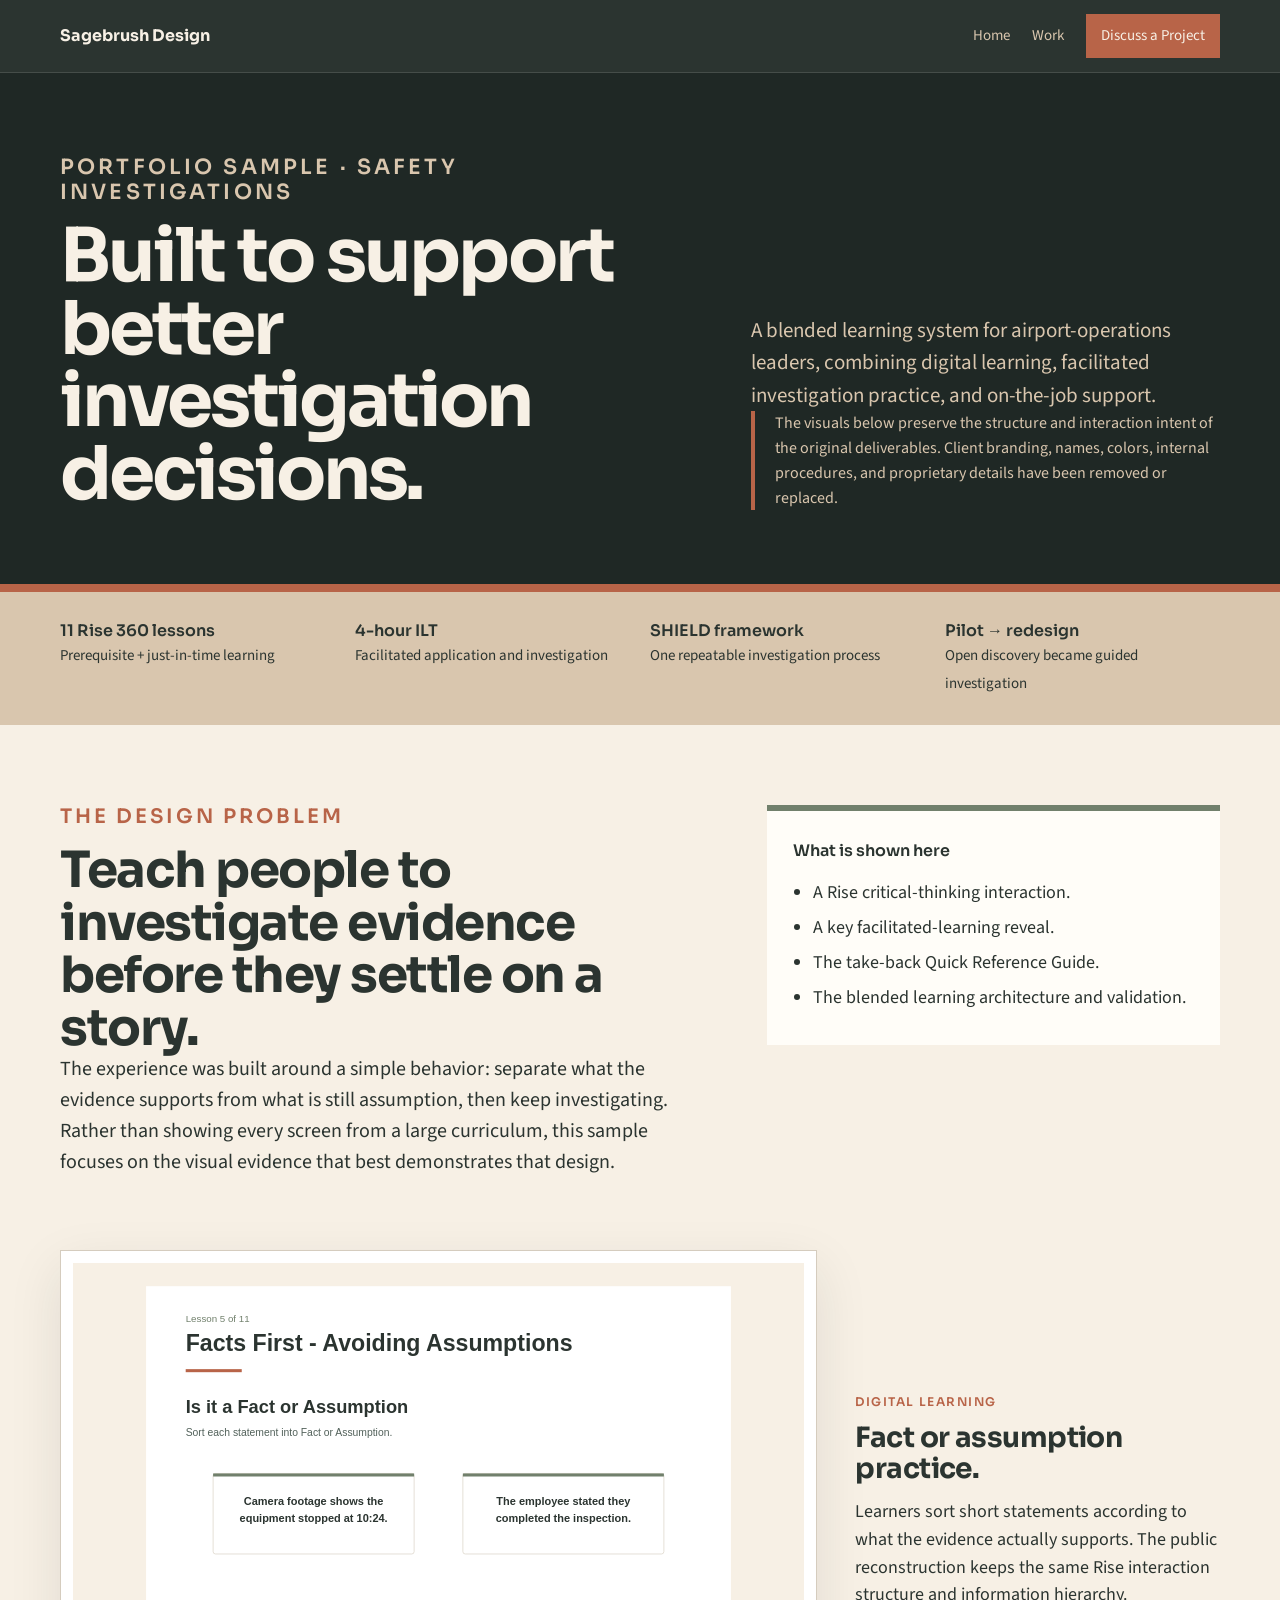
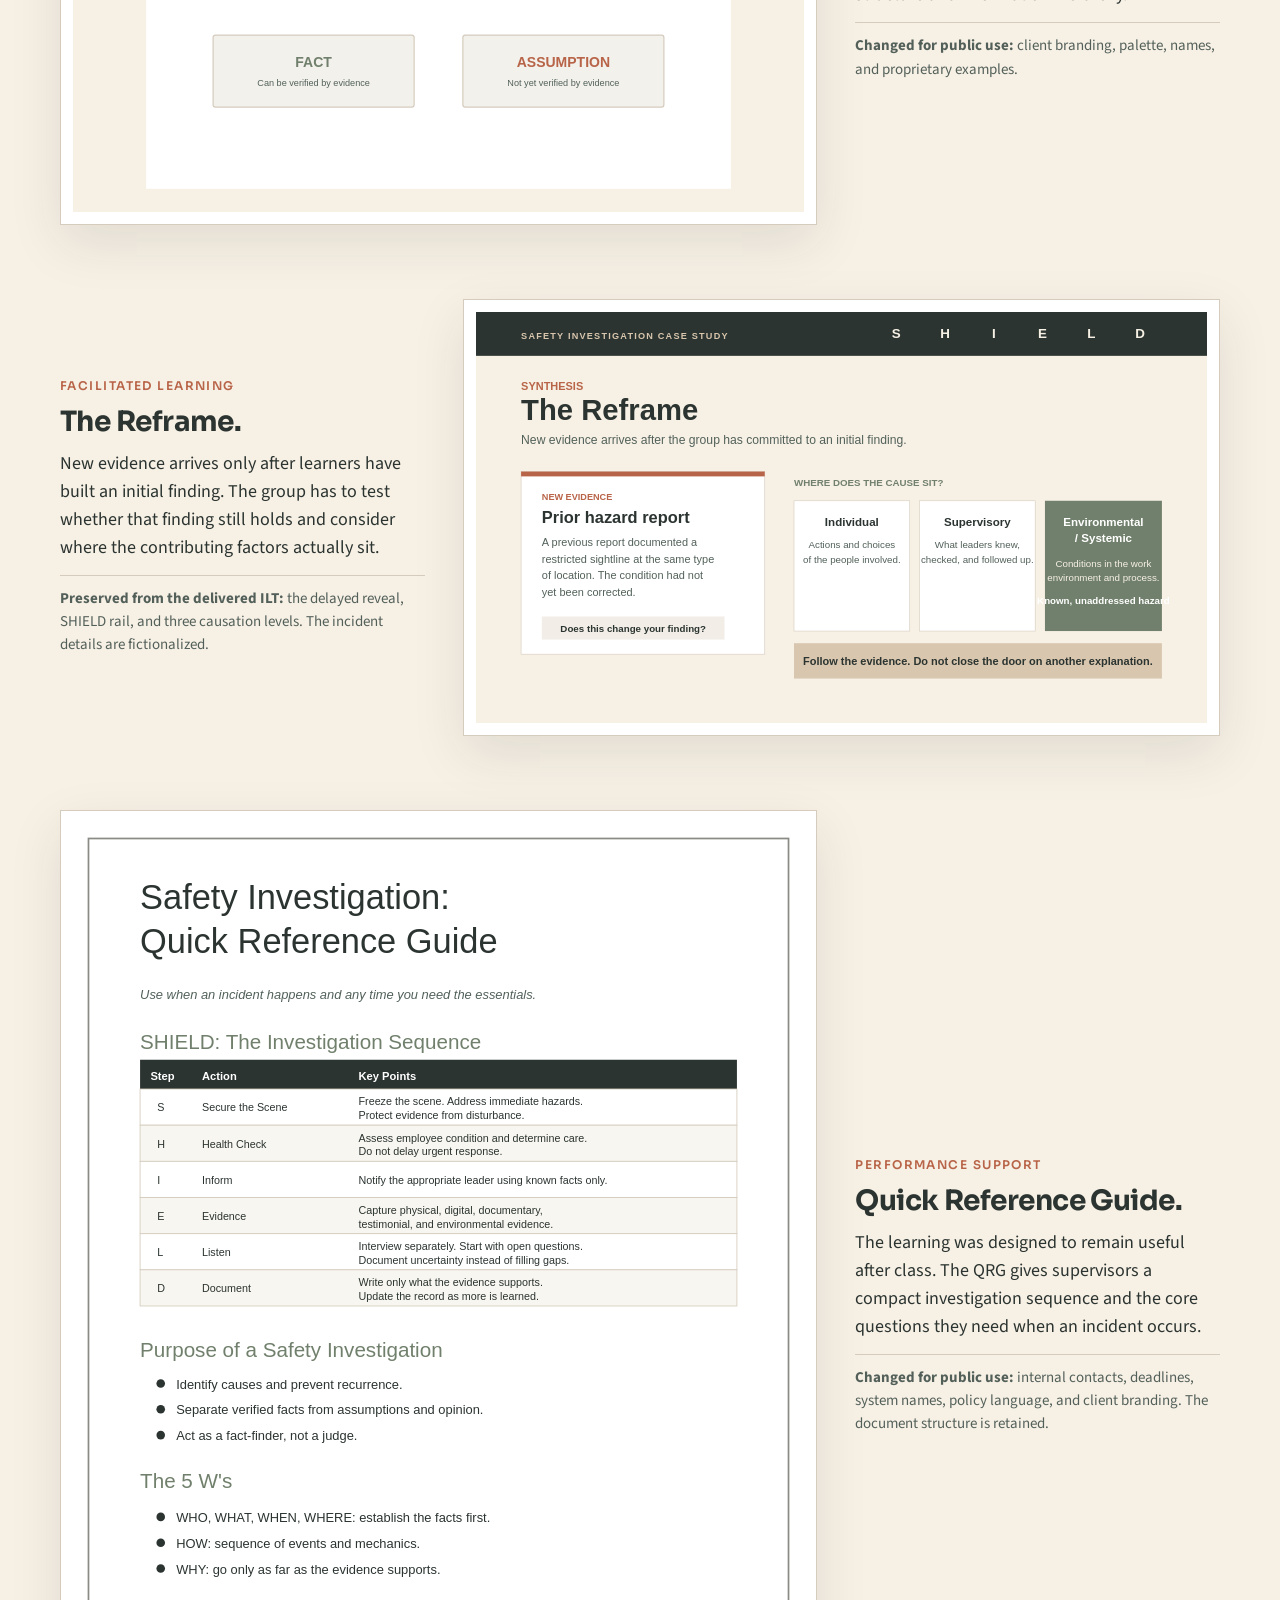
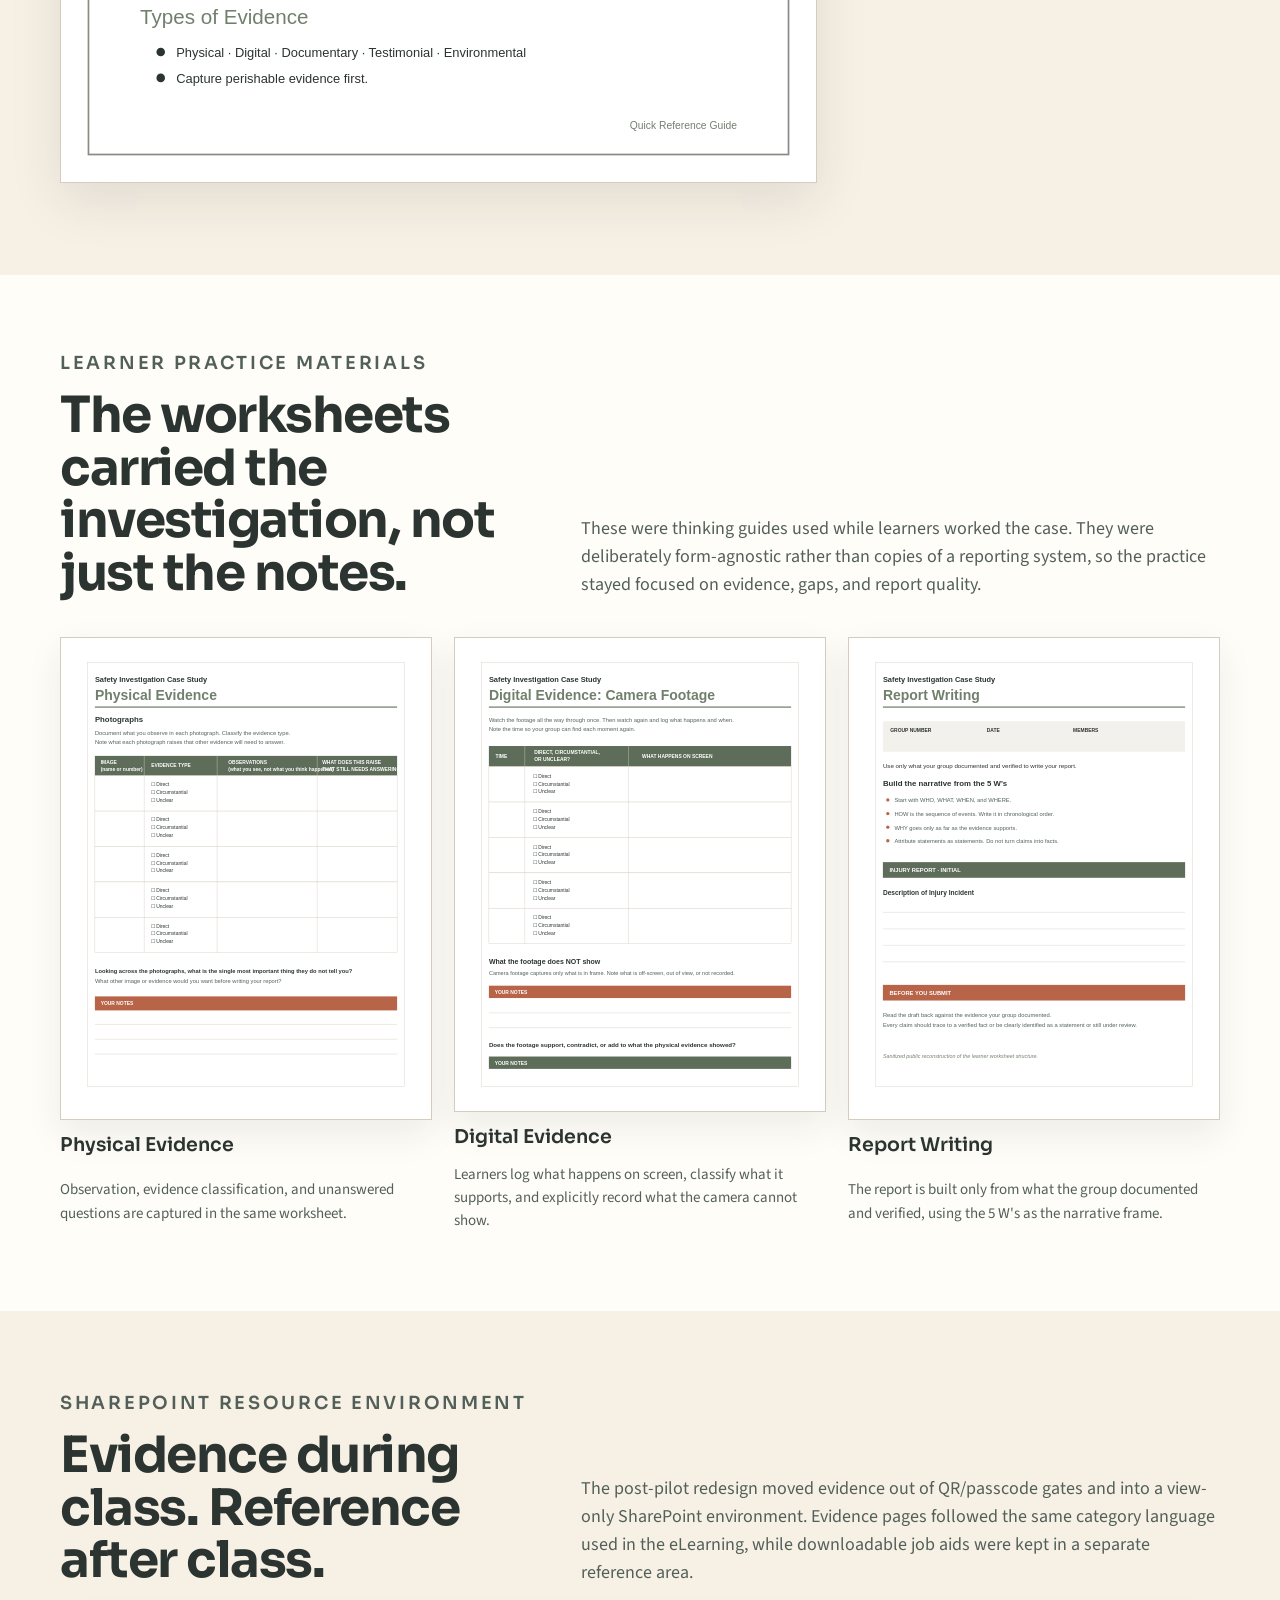
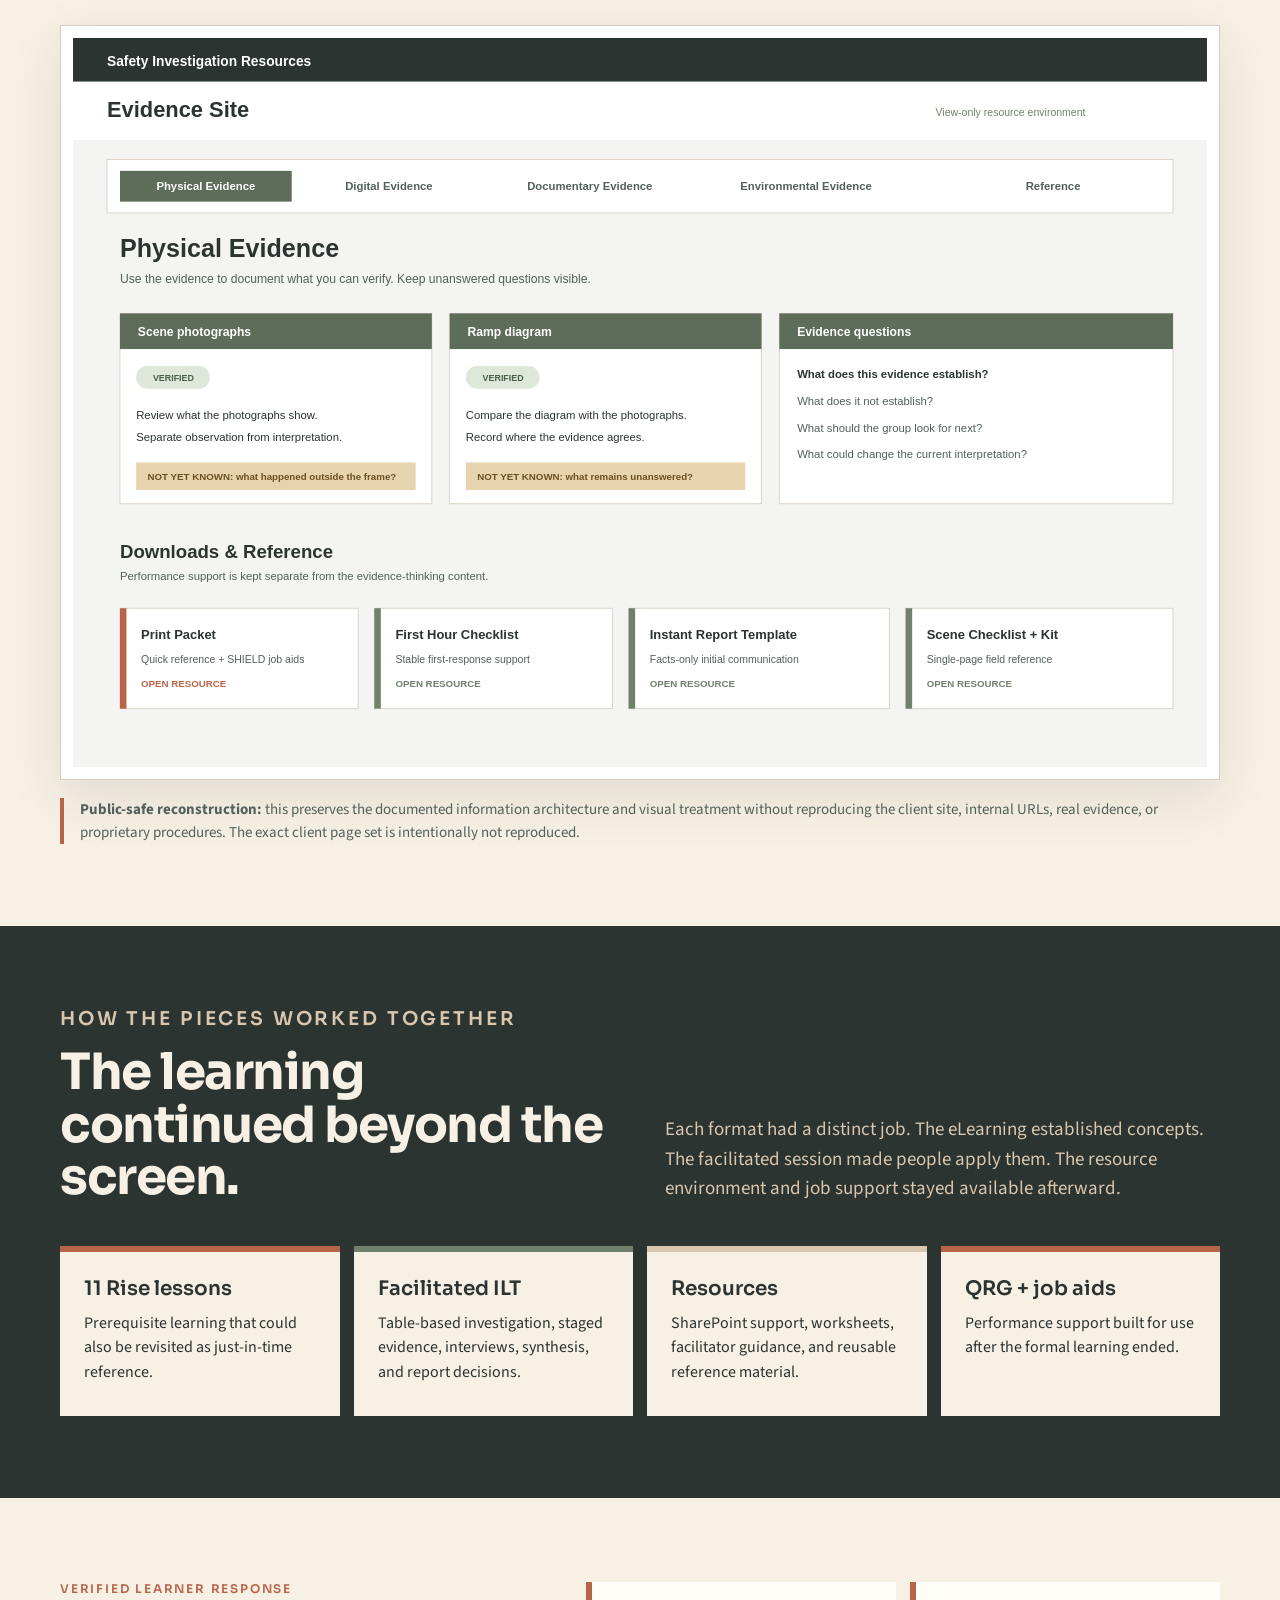
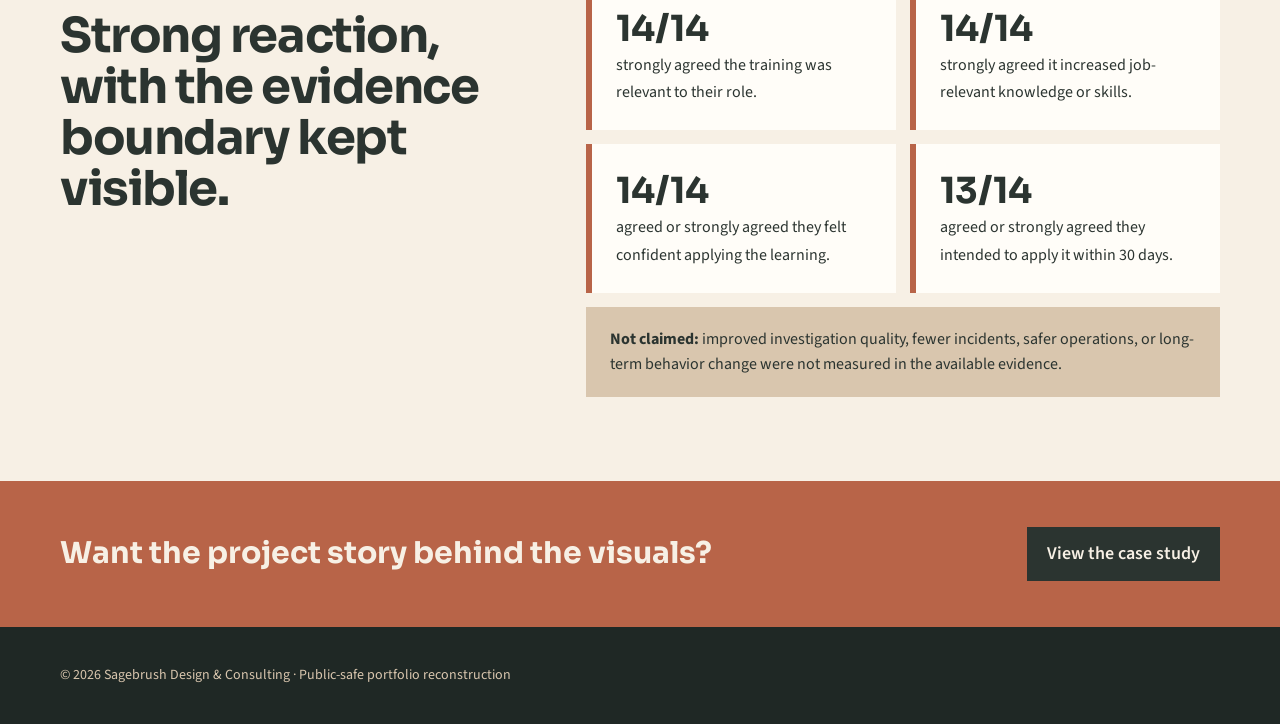
<file: website/samples/safety-investigations/index.html>
<!doctype html>
<html lang="en">
<head>
<meta charset="utf-8">
<meta name="viewport" content="width=device-width,initial-scale=1">
<title>Safety Investigations — Portfolio Sample | Sagebrush Design</title>
<meta name="description" content="A public-safe, image-led sample of a blended safety-investigation learning system. Visuals preserve the structure of the original deliverables while removing proprietary information.">
<link rel="preconnect" href="https://fonts.googleapis.com">
<link rel="preconnect" href="https://fonts.gstatic.com" crossorigin>
<link href="https://fonts.googleapis.com/css2?family=Sora:wght@500;600;700&family=Source+Sans+3:wght@400;500;600&display=swap" rel="stylesheet">
<style>
:root{--ink:#2B3430;--deep:#1F2825;--sage:#71806C;--clay:#B86448;--cream:#F7F0E5;--sand:#D9C6AE;--card:#FFFDF8;--line:#D5CCBE;--max:1160px}
*{box-sizing:border-box}html{scroll-behavior:smooth}body{margin:0;background:var(--cream);color:var(--ink);font:18px/1.55 "Source Sans 3",sans-serif}
img{display:block;max-width:100%}a{color:inherit}h1,h2,h3,p,figure{margin:0}.wrap{width:min(calc(100% - 40px),var(--max));margin:auto}
header{background:var(--ink);color:var(--cream);position:sticky;top:0;z-index:5;border-bottom:1px solid rgba(255,255,255,.12)}
nav{min-height:72px;display:flex;justify-content:space-between;align-items:center;gap:24px}.brand{font:700 16px/1.2 Sora,sans-serif;text-decoration:none}.navlinks{display:flex;gap:22px;align-items:center;font-size:15px}.navlinks a{text-decoration:none;color:var(--sand)}.navlinks .cta{background:var(--clay);color:var(--cream);padding:10px 15px}
.hero{background:var(--deep);color:var(--cream);border-bottom:8px solid var(--clay)}.hero .wrap{padding:82px 0 74px;display:grid;grid-template-columns:minmax(0,1.15fr) minmax(280px,.85fr);gap:56px;align-items:end}
.eyebrow{font:600 12px/1.2 Sora,sans-serif;letter-spacing:.15em;text-transform:uppercase;color:var(--clay);margin-bottom:15px}.hero .eyebrow{color:var(--sand)}
h1{font:700 clamp(42px,6vw,74px)/.98 Sora,sans-serif;letter-spacing:-.04em;max-width:11ch}.hero p{font-size:21px;color:var(--sand);max-width:36em}.hero-note{border-left:4px solid var(--clay);padding-left:20px;font-size:16px!important}
.meta{background:var(--sand)}.meta .wrap{padding:28px 0;display:grid;grid-template-columns:repeat(4,minmax(0,1fr));gap:20px}.meta strong{display:block;font:600 16px Sora,sans-serif}.meta span{font-size:15px}
.intro{padding:80px 0 38px;display:grid;grid-template-columns:minmax(0,1fr) minmax(260px,.7fr);gap:60px;align-items:start}.intro h2,.section-title{font:700 clamp(32px,4vw,50px)/1.05 Sora,sans-serif;letter-spacing:-.03em}.intro p{font-size:20px;max-width:44em}.key{background:var(--card);border-top:6px solid var(--sage);padding:26px}.key strong{font:600 16px Sora,sans-serif}.key ul{margin:14px 0 0;padding-left:20px}.key li{margin:7px 0}
.gallery{padding:34px 0 92px;display:grid;gap:74px}.artifact{display:grid;grid-template-columns:minmax(0,1.35fr) minmax(260px,.65fr);gap:38px;align-items:center}.artifact:nth-child(even){grid-template-columns:minmax(260px,.65fr) minmax(0,1.35fr)}.artifact:nth-child(even) .visual{order:2}.artifact:nth-child(even) .copy{order:1}
.visual{background:#fff;border:1px solid var(--line);box-shadow:0 18px 50px rgba(31,40,37,.10);padding:12px}.visual img{width:100%;height:auto;background:#fff}
.copy{display:grid;gap:13px}.copy h3{font:700 28px/1.12 Sora,sans-serif;letter-spacing:-.02em}.copy p{font-size:18px}.label{font:600 12px Sora,sans-serif;letter-spacing:.12em;text-transform:uppercase;color:var(--clay)}.rule{font-size:15px!important;padding-top:11px;border-top:1px solid var(--line);color:#53605a}
.materials{padding:78px 0;background:var(--card)}.materials .head,.resource-env .head{display:grid;grid-template-columns:.85fr 1.15fr;gap:48px;align-items:end;margin-bottom:38px}.materials .head p,.resource-env .head p{font-size:18px;color:#53605a}
.sheetgrid{display:grid;grid-template-columns:repeat(3,minmax(0,1fr));gap:22px}.sheetcard{display:grid;gap:14px}.sheetcard figure{background:#fff;border:1px solid var(--line);padding:10px;box-shadow:0 14px 34px rgba(31,40,37,.08)}.sheetcard img{width:100%;height:auto}.sheetcard h3{font:600 19px/1.2 Sora,sans-serif}.sheetcard p{font-size:15px;color:#53605a}
.resource-env{padding:82px 0}.resource-env figure{background:#fff;border:1px solid var(--line);padding:12px;box-shadow:0 18px 50px rgba(31,40,37,.10)}.resource-env figure img{width:100%;height:auto}.resource-note{margin-top:18px;padding-left:16px;border-left:4px solid var(--clay);font-size:15px;color:#53605a}
.system{background:var(--ink);color:var(--cream);padding:82px 0}.system .head{display:grid;grid-template-columns:1fr 1fr;gap:50px;align-items:end;margin-bottom:42px}.system .head p{color:var(--sand);font-size:19px}.ecosystem{display:grid;grid-template-columns:repeat(4,minmax(0,1fr));gap:14px}.eco{background:var(--cream);color:var(--ink);padding:24px;min-height:170px;border-top:6px solid var(--clay)}.eco:nth-child(2){border-color:var(--sage)}.eco:nth-child(3){border-color:var(--sand)}.eco h3{font:600 20px Sora,sans-serif;margin-bottom:10px}.eco p{font-size:16px}
.validation{padding:84px 0}.validation-grid{display:grid;grid-template-columns:.85fr 1.15fr;gap:58px;align-items:start}.validation h2{font:700 clamp(32px,4vw,48px)/1.06 Sora,sans-serif;letter-spacing:-.03em}.metrics{display:grid;grid-template-columns:repeat(2,minmax(0,1fr));gap:14px}.metric{background:var(--card);padding:24px;border-left:6px solid var(--clay)}.metric strong{display:block;font:700 36px Sora,sans-serif}.metric span{font-size:16px}.boundary{grid-column:1/-1;background:var(--sand);padding:20px 24px;font-size:16px}
.cta-band{background:var(--clay);color:var(--cream)}.cta-band .wrap{padding:46px 0;display:flex;justify-content:space-between;align-items:center;gap:30px}.cta-band h2{font:700 30px/1.1 Sora,sans-serif}.btn{display:inline-block;background:var(--ink);color:var(--cream);text-decoration:none;font-weight:600;padding:13px 20px;white-space:nowrap}
footer{padding:38px 0;background:var(--deep);color:var(--sand);font-size:14px}
@media(max-width:820px){.hero .wrap,.intro,.artifact,.artifact:nth-child(even),.system .head,.validation-grid,.materials .head,.resource-env .head{grid-template-columns:1fr}.meta .wrap,.ecosystem{grid-template-columns:repeat(2,1fr)}.sheetgrid{grid-template-columns:1fr}.artifact:nth-child(even) .visual,.artifact:nth-child(even) .copy{order:initial}.hero{padding-top:0}.metrics{grid-template-columns:1fr}.cta-band .wrap{align-items:flex-start;flex-direction:column}}
@media(max-width:520px){.navlinks a:not(.cta){display:none}.meta .wrap,.ecosystem{grid-template-columns:1fr}.hero .wrap{padding:58px 0}.gallery{gap:52px}}
</style>
</head>
<body>
<header>
  <nav class="wrap" aria-label="Portfolio sample navigation">
    <a class="brand" href="../../index.html">Sagebrush Design</a>
    <div class="navlinks">
      <a href="../../index.html">Home</a>
      <a href="../../work.html">Work</a>
      <a class="cta" href="../../index.html#contact">Discuss a Project</a>
    </div>
  </nav>
</header>

<main>
<section class="hero">
  <div class="wrap">
    <div>
      <p class="eyebrow">Portfolio sample · Safety Investigations</p>
      <h1>Built to support better investigation decisions.</h1>
    </div>
    <div>
      <p>A blended learning system for airport-operations leaders, combining digital learning, facilitated investigation practice, and on-the-job support.</p>
      <p class="hero-note">The visuals below preserve the structure and interaction intent of the original deliverables. Client branding, names, colors, internal procedures, and proprietary details have been removed or replaced.</p>
    </div>
  </div>
</section>

<section class="meta" aria-label="Project scope">
  <div class="wrap">
    <div><strong>11 Rise 360 lessons</strong><span>Prerequisite + just-in-time learning</span></div>
    <div><strong>4-hour ILT</strong><span>Facilitated application and investigation</span></div>
    <div><strong>SHIELD framework</strong><span>One repeatable investigation process</span></div>
    <div><strong>Pilot → redesign</strong><span>Open discovery became guided investigation</span></div>
  </div>
</section>

<section class="wrap intro">
  <div>
    <p class="eyebrow">The design problem</p>
    <h2>Teach people to investigate evidence before they settle on a story.</h2>
    <p>The experience was built around a simple behavior: separate what the evidence supports from what is still assumption, then keep investigating. Rather than showing every screen from a large curriculum, this sample focuses on the visual evidence that best demonstrates that design.</p>
  </div>
  <aside class="key">
    <strong>What is shown here</strong>
    <ul>
      <li>A Rise critical-thinking interaction.</li>
      <li>A key facilitated-learning reveal.</li>
      <li>The take-back Quick Reference Guide.</li>
      <li>The blended learning architecture and validation.</li>
    </ul>
  </aside>
</section>

<section class="wrap gallery" aria-label="Sanitized deliverable examples">
  <article class="artifact">
    <figure class="visual">
      <img src="../../assets/projects/safety-investigations/portfolio/elearning-fact-assumption.svg" alt="Sanitized reconstruction of a Rise 360 fact versus assumption interaction from Safety Investigations.">
    </figure>
    <div class="copy">
      <span class="label">Digital learning</span>
      <h3>Fact or assumption practice.</h3>
      <p>Learners sort short statements according to what the evidence actually supports. The public reconstruction keeps the same Rise interaction structure and information hierarchy.</p>
      <p class="rule"><strong>Changed for public use:</strong> client branding, palette, names, and proprietary examples.</p>
    </div>
  </article>

  <article class="artifact">
    <figure class="visual">
      <img src="../../assets/projects/safety-investigations/portfolio/ilt-reframe.svg" alt="Sanitized reconstruction of the Safety Investigations facilitated Reframe slide.">
    </figure>
    <div class="copy">
      <span class="label">Facilitated learning</span>
      <h3>The Reframe.</h3>
      <p>New evidence arrives only after learners have built an initial finding. The group has to test whether that finding still holds and consider where the contributing factors actually sit.</p>
      <p class="rule"><strong>Preserved from the delivered ILT:</strong> the delayed reveal, SHIELD rail, and three causation levels. The incident details are fictionalized.</p>
    </div>
  </article>

  <article class="artifact">
    <figure class="visual">
      <img src="../../assets/projects/safety-investigations/portfolio/qrg-overview.svg" alt="Sanitized reconstruction of the Safety Investigation Quick Reference Guide.">
    </figure>
    <div class="copy">
      <span class="label">Performance support</span>
      <h3>Quick Reference Guide.</h3>
      <p>The learning was designed to remain useful after class. The QRG gives supervisors a compact investigation sequence and the core questions they need when an incident occurs.</p>
      <p class="rule"><strong>Changed for public use:</strong> internal contacts, deadlines, system names, policy language, and client branding. The document structure is retained.</p>
    </div>
  </article>
</section>

<section class="materials" aria-labelledby="materials-h">
  <div class="wrap">
    <div class="head">
      <div>
        <p class="eyebrow">Learner practice materials</p>
        <h2 id="materials-h" class="section-title">The worksheets carried the investigation, not just the notes.</h2>
      </div>
      <p>These were thinking guides used while learners worked the case. They were deliberately form-agnostic rather than copies of a reporting system, so the practice stayed focused on evidence, gaps, and report quality.</p>
    </div>
    <div class="sheetgrid">
      <article class="sheetcard">
        <figure><img src="../../assets/projects/safety-investigations/portfolio/worksheet-physical-evidence.svg" alt="Sanitized reconstruction of the Physical Evidence learner worksheet."></figure>
        <h3>Physical Evidence</h3>
        <p>Observation, evidence classification, and unanswered questions are captured in the same worksheet.</p>
      </article>
      <article class="sheetcard">
        <figure><img src="../../assets/projects/safety-investigations/portfolio/worksheet-digital-evidence.svg" alt="Sanitized reconstruction of the Digital Evidence camera-footage worksheet."></figure>
        <h3>Digital Evidence</h3>
        <p>Learners log what happens on screen, classify what it supports, and explicitly record what the camera cannot show.</p>
      </article>
      <article class="sheetcard">
        <figure><img src="../../assets/projects/safety-investigations/portfolio/worksheet-report-writing.svg" alt="Sanitized reconstruction of the Report Writing learner worksheet."></figure>
        <h3>Report Writing</h3>
        <p>The report is built only from what the group documented and verified, using the 5 W's as the narrative frame.</p>
      </article>
    </div>
  </div>
</section>

<section class="resource-env" aria-labelledby="resource-h">
  <div class="wrap">
    <div class="head">
      <div>
        <p class="eyebrow">SharePoint resource environment</p>
        <h2 id="resource-h" class="section-title">Evidence during class. Reference after class.</h2>
      </div>
      <p>The post-pilot redesign moved evidence out of QR/passcode gates and into a view-only SharePoint environment. Evidence pages followed the same category language used in the eLearning, while downloadable job aids were kept in a separate reference area.</p>
    </div>
    <figure>
      <img src="../../assets/projects/safety-investigations/portfolio/sharepoint-resource-hub.svg" alt="Public-safe reconstruction of the Safety Investigations SharePoint evidence and resource environment.">
    </figure>
    <p class="resource-note"><strong>Public-safe reconstruction:</strong> this preserves the documented information architecture and visual treatment without reproducing the client site, internal URLs, real evidence, or proprietary procedures. The exact client page set is intentionally not reproduced.</p>
  </div>
</section>

<section class="system">
  <div class="wrap">
    <div class="head">
      <div><p class="eyebrow">How the pieces worked together</p><h2 class="section-title">The learning continued beyond the screen.</h2></div>
      <p>Each format had a distinct job. The eLearning established concepts. The facilitated session made people apply them. The resource environment and job support stayed available afterward.</p>
    </div>
    <div class="ecosystem">
      <article class="eco"><h3>11 Rise lessons</h3><p>Prerequisite learning that could also be revisited as just-in-time reference.</p></article>
      <article class="eco"><h3>Facilitated ILT</h3><p>Table-based investigation, staged evidence, interviews, synthesis, and report decisions.</p></article>
      <article class="eco"><h3>Resources</h3><p>SharePoint support, worksheets, facilitator guidance, and reusable reference material.</p></article>
      <article class="eco"><h3>QRG + job aids</h3><p>Performance support built for use after the formal learning ended.</p></article>
    </div>
  </div>
</section>

<section class="wrap validation">
  <div class="validation-grid">
    <div>
      <p class="eyebrow">Verified learner response</p>
      <h2>Strong reaction, with the evidence boundary kept visible.</h2>
    </div>
    <div class="metrics">
      <div class="metric"><strong>14/14</strong><span>strongly agreed the training was relevant to their role.</span></div>
      <div class="metric"><strong>14/14</strong><span>strongly agreed it increased job-relevant knowledge or skills.</span></div>
      <div class="metric"><strong>14/14</strong><span>agreed or strongly agreed they felt confident applying the learning.</span></div>
      <div class="metric"><strong>13/14</strong><span>agreed or strongly agreed they intended to apply it within 30 days.</span></div>
      <div class="boundary"><strong>Not claimed:</strong> improved investigation quality, fewer incidents, safer operations, or long-term behavior change were not measured in the available evidence.</div>
    </div>
  </div>
</section>

<section class="cta-band">
  <div class="wrap">
    <h2>Want the project story behind the visuals?</h2>
    <a class="btn" href="../../work.html#safety-investigations">View the case study</a>
  </div>
</section>
</main>

<footer><div class="wrap">© 2026 Sagebrush Design &amp; Consulting · Public-safe portfolio reconstruction</div></footer>
</body>
</html>
</file>
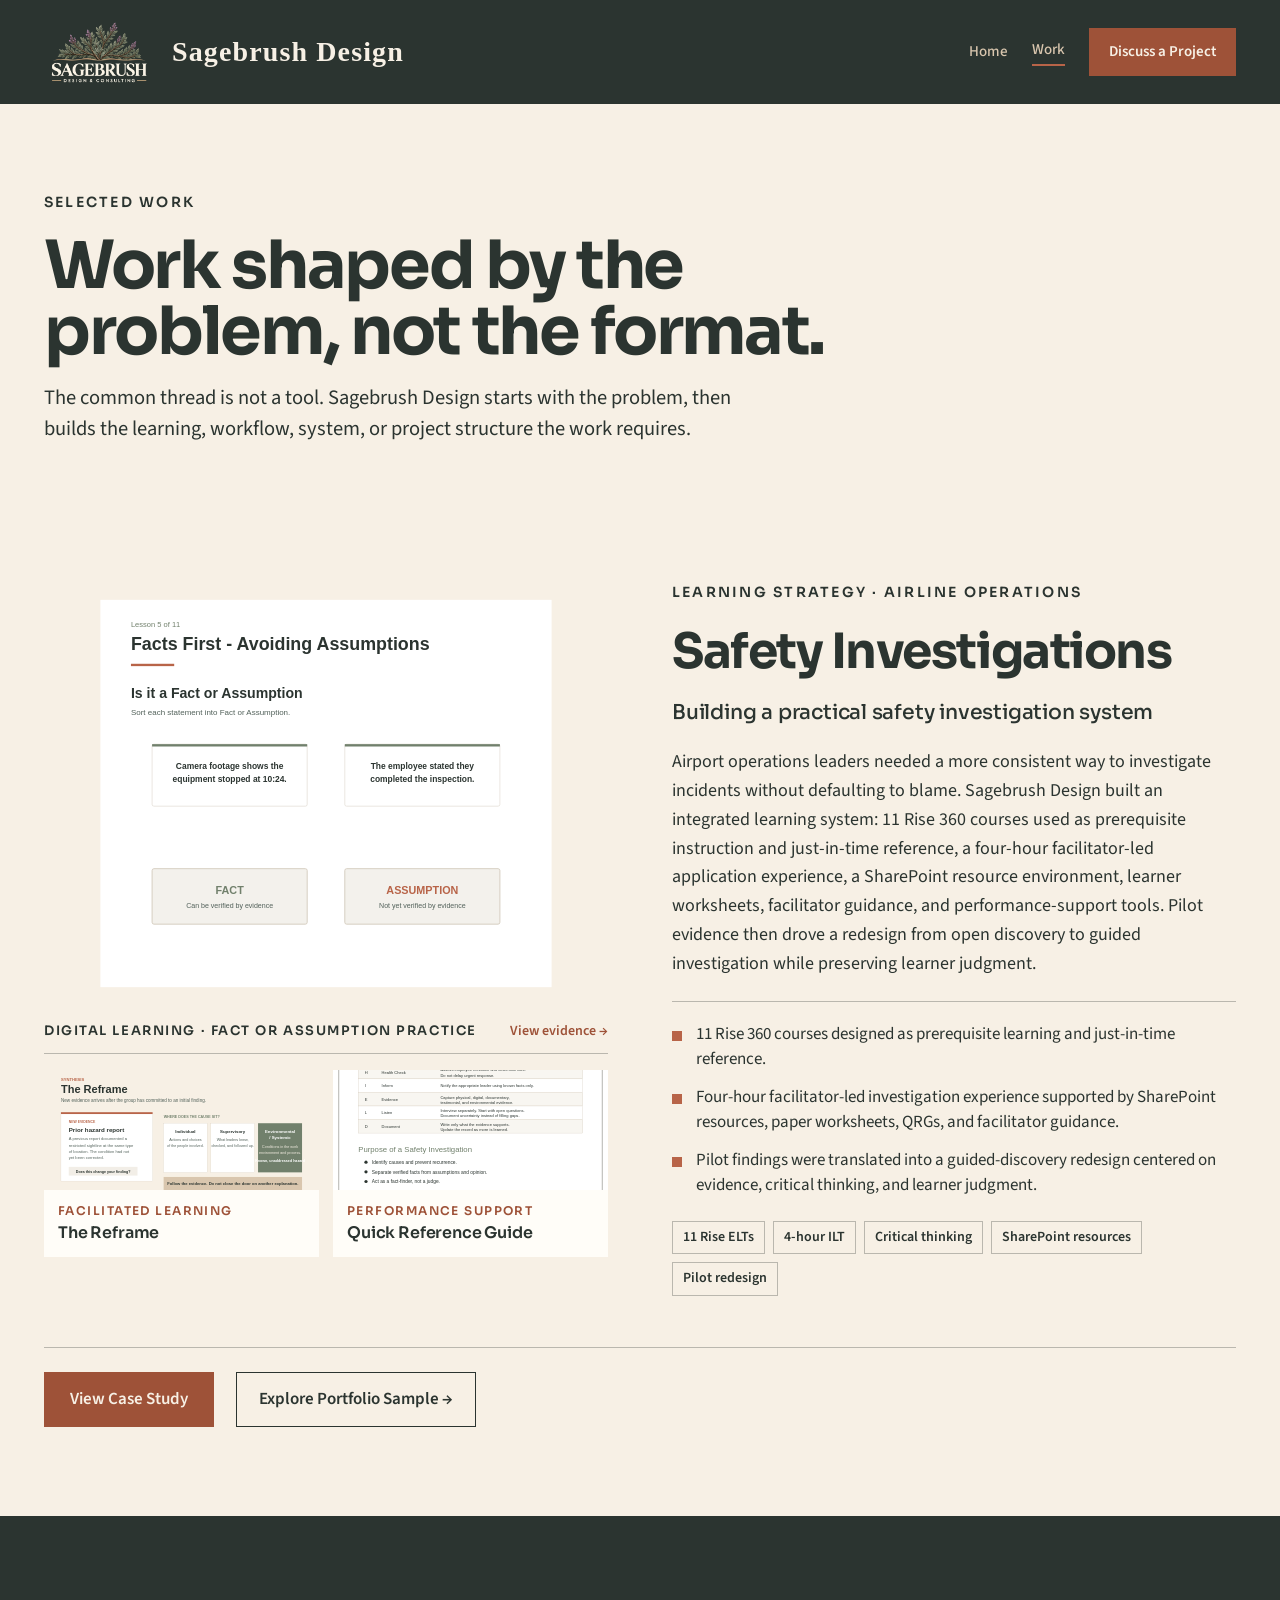
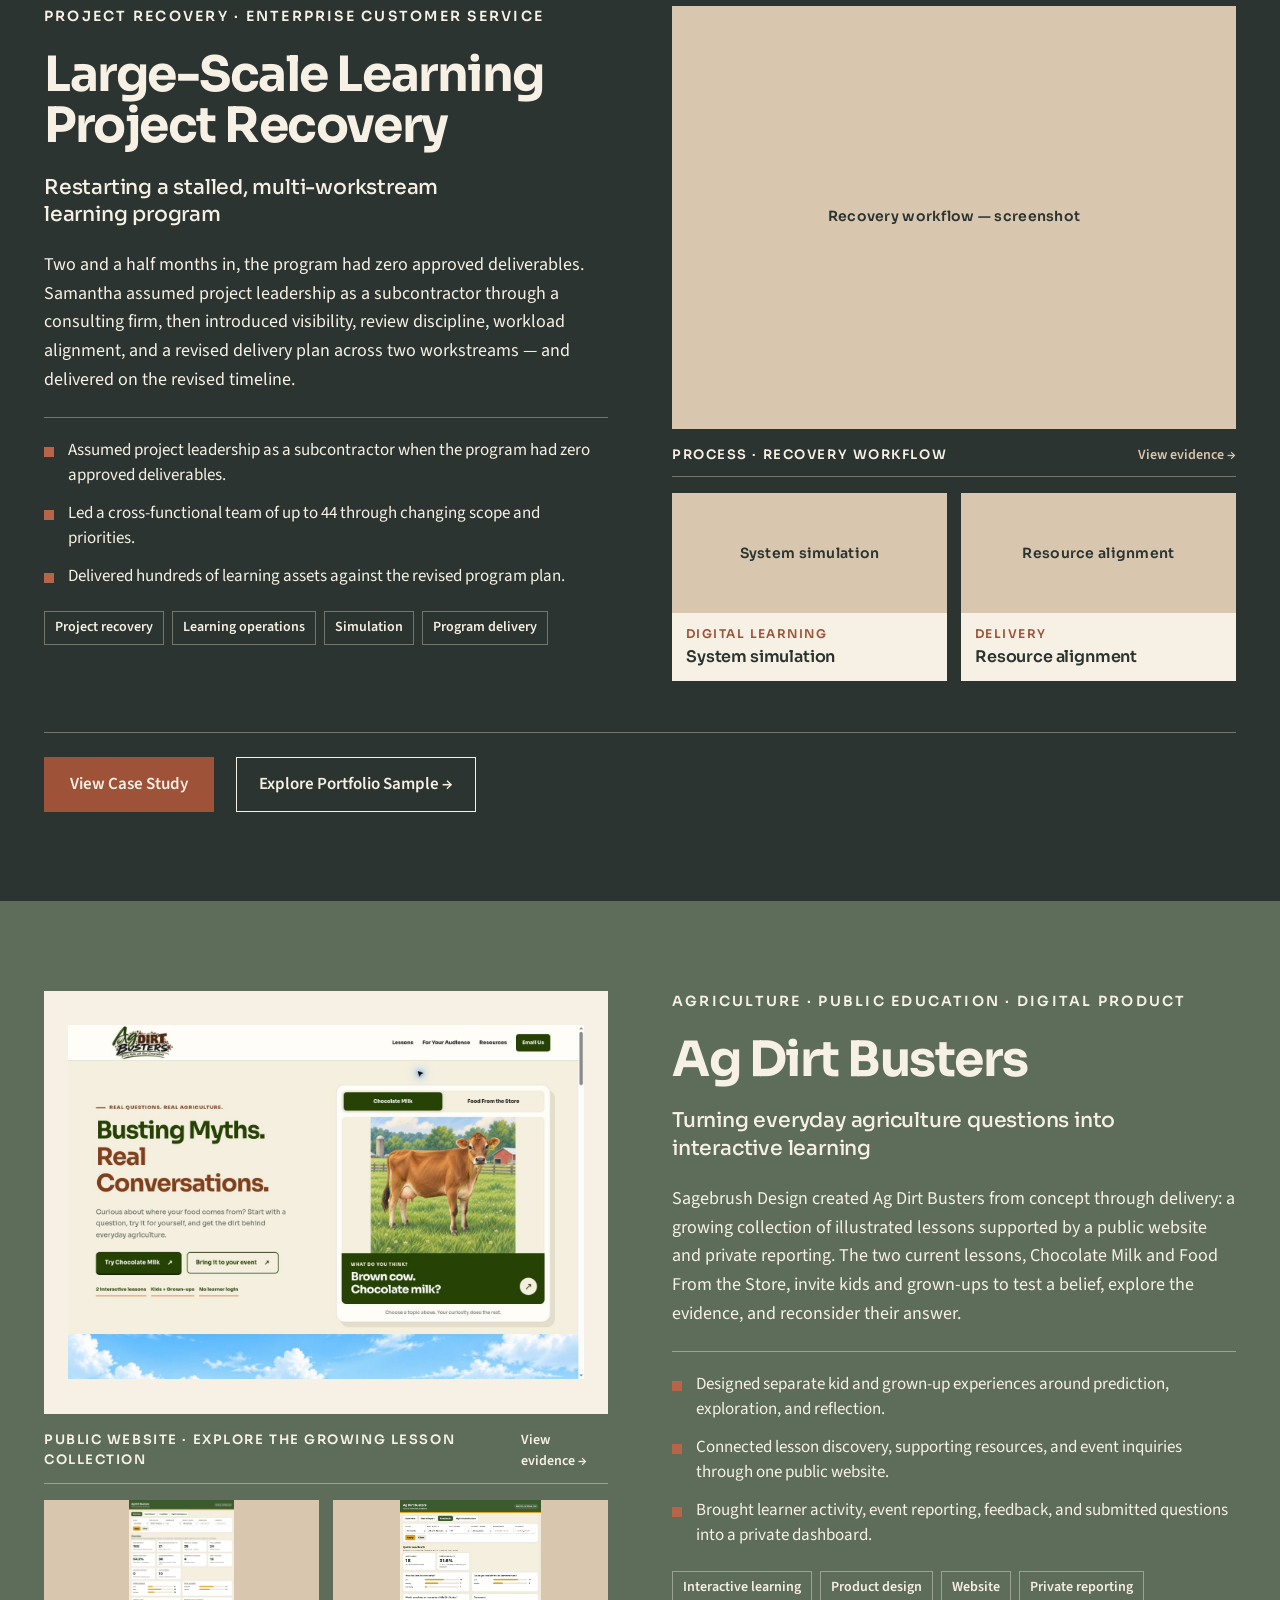
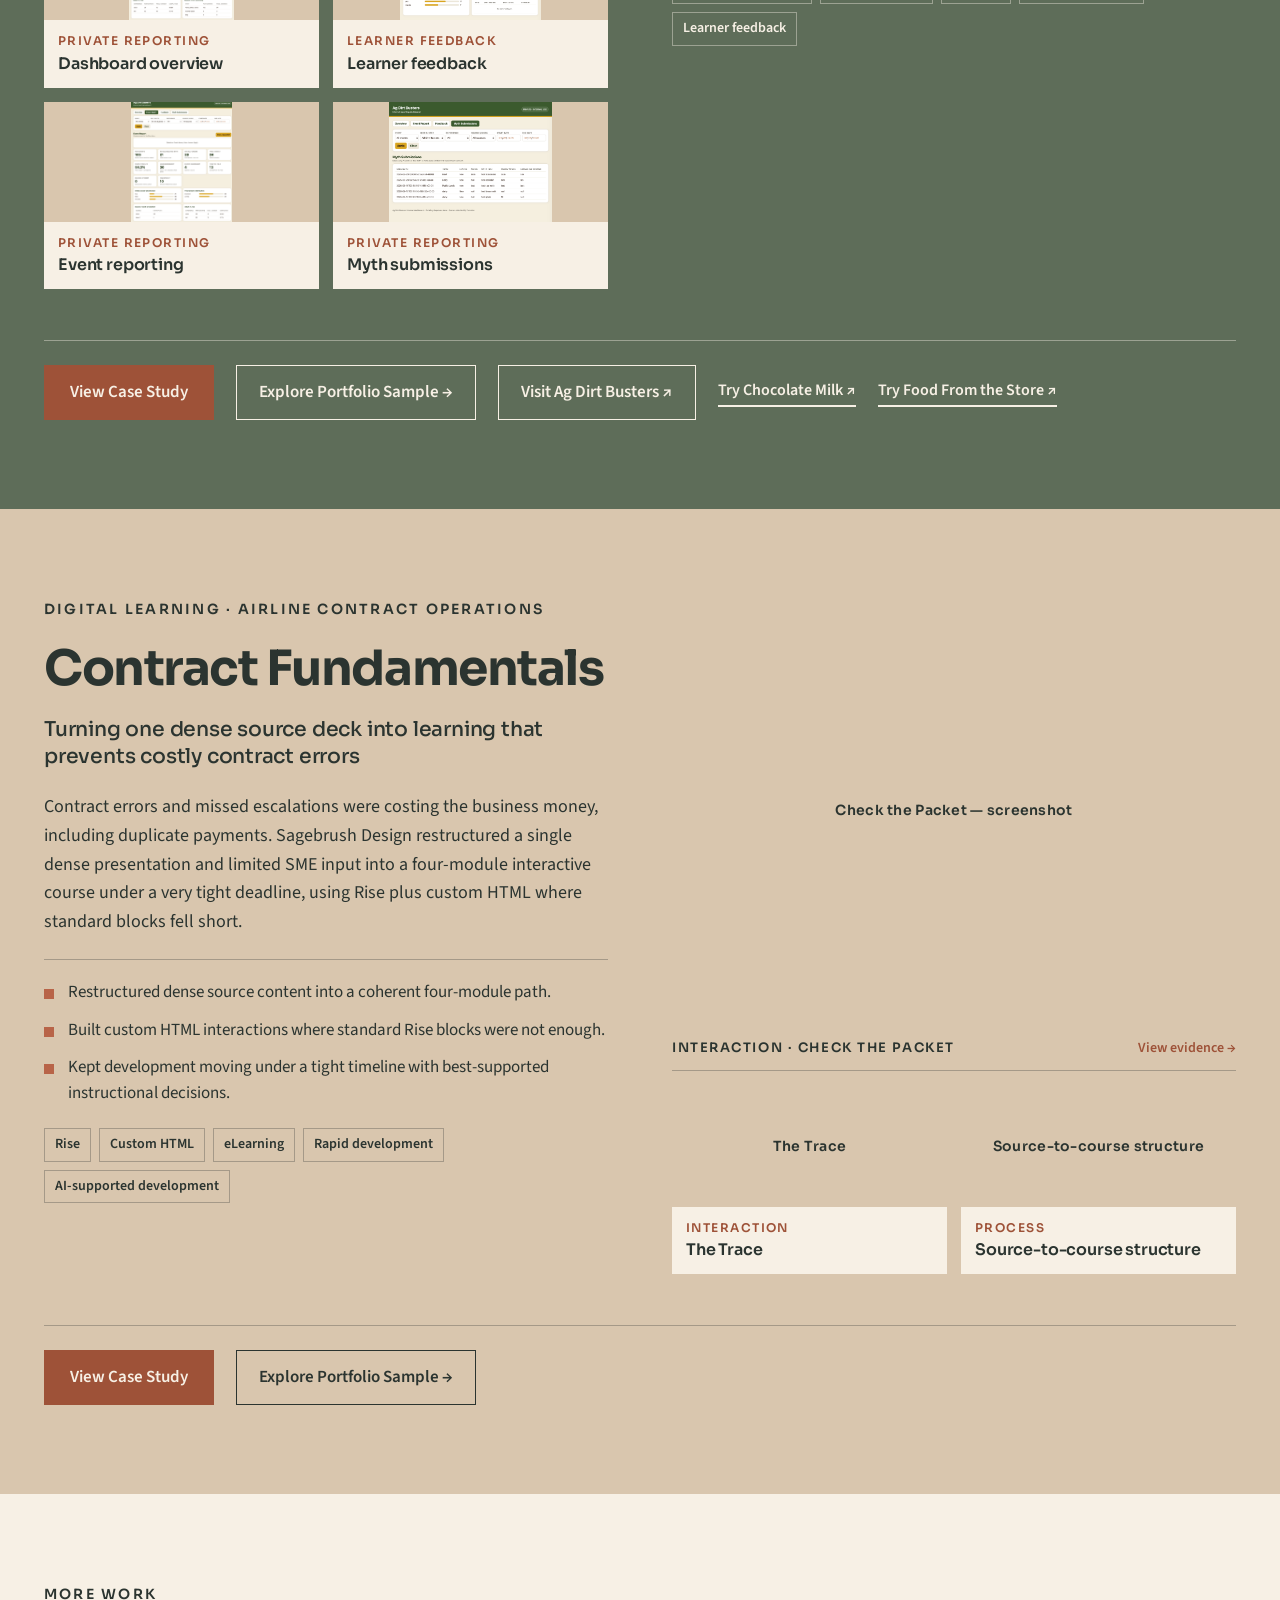
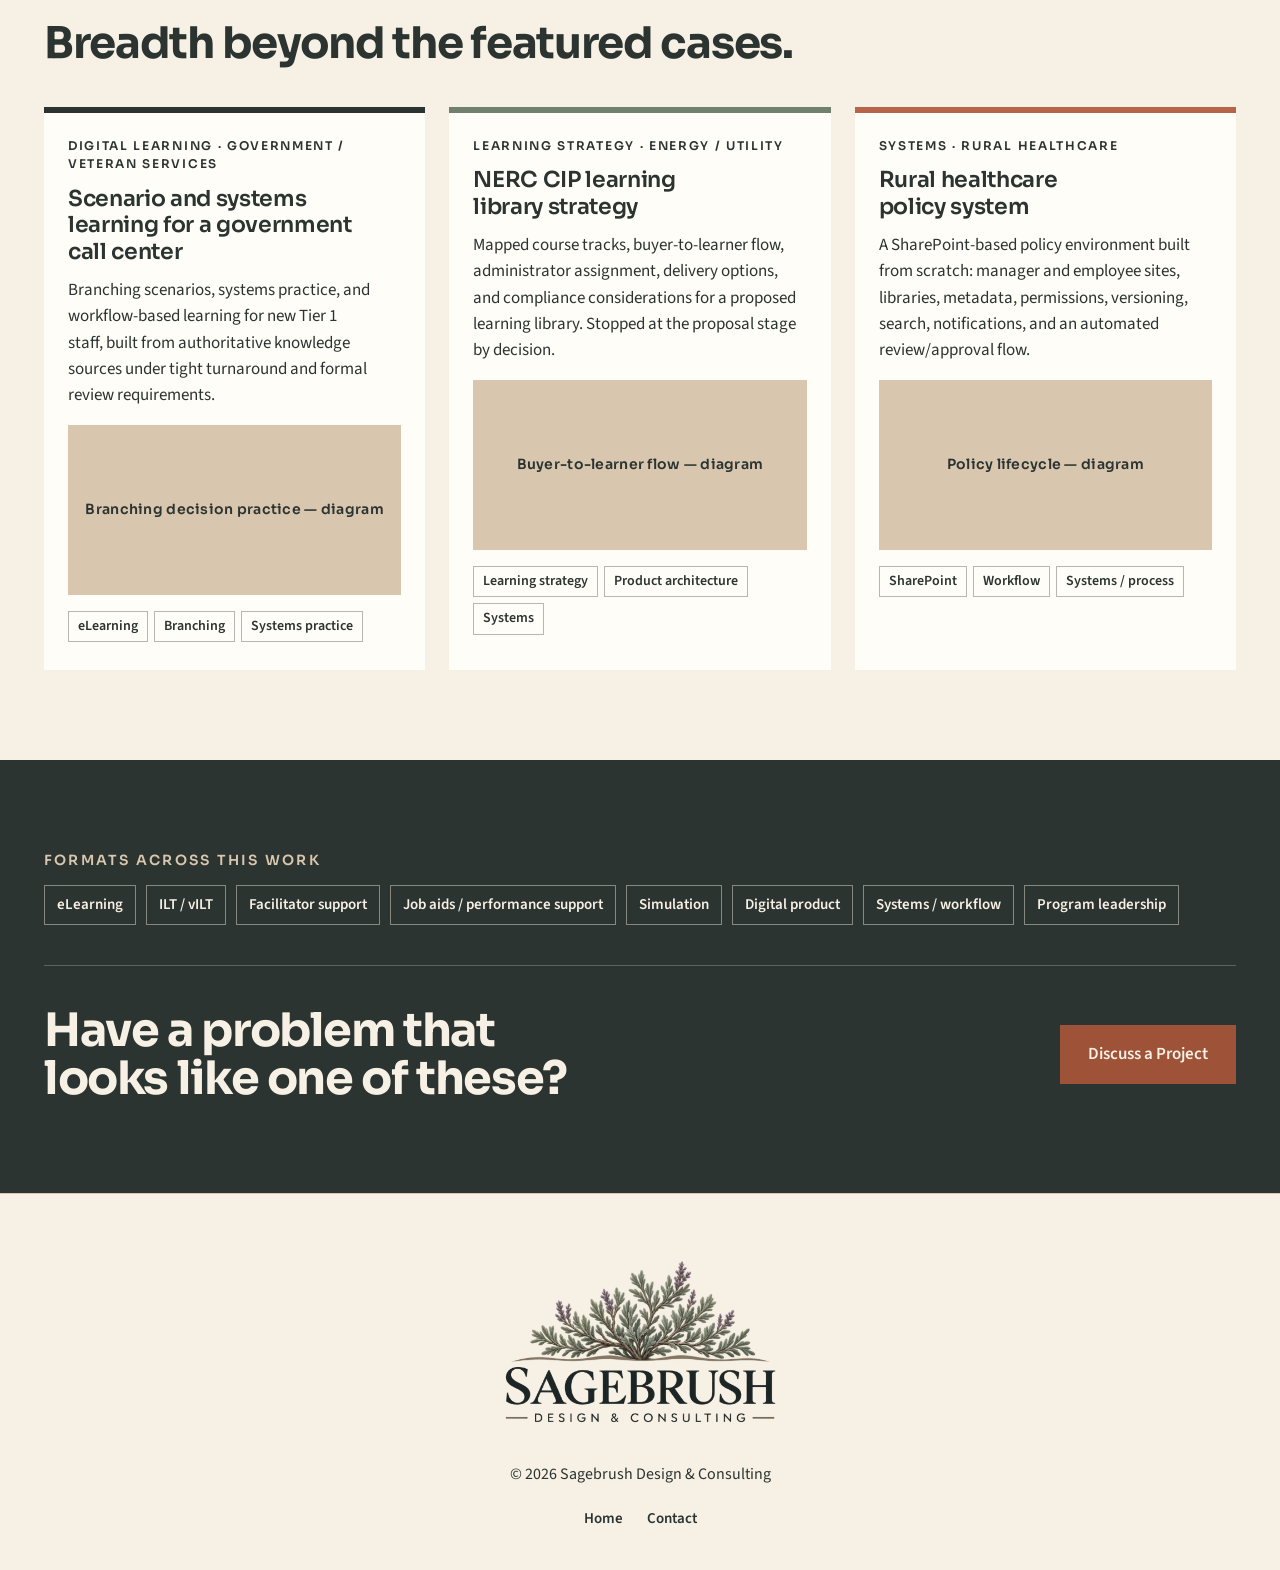
<file: website/work.html>
<!DOCTYPE html>

<html lang="en">
<head>
<meta charset="utf-8"/>
<meta content="width=device-width, initial-scale=1" name="viewport"/>
<title>Work — Sagebrush Design</title>
<meta content="Selected work by Sagebrush Design: learning strategy, project recovery, digital learning, agriculture, and systems — shaped by the problem, not the format." name="description"/>
<link href="assets/logo/favicon.svg" rel="icon" type="image/svg+xml"/>
<link href="https://fonts.googleapis.com" rel="preconnect"/>
<link crossorigin="" href="https://fonts.gstatic.com" rel="preconnect"/>
<link href="https://fonts.googleapis.com/css2?family=Sora:wght@500;600;700&amp;family=Source+Sans+3:wght@400;500;600&amp;display=swap" rel="stylesheet"/>
<link href="css/site.css" rel="stylesheet"/>
<meta content="Work — Sagebrush Design" property="og:title"/>
<meta content="Selected work by Sagebrush Design: learning strategy, project recovery, digital learning, agriculture, and systems — shaped by the problem, not the format." property="og:description"/>
<meta content="website" property="og:type"/>
<meta content="https://www.sagebrush-design.com/assets/images/storm-desert.png" property="og:image"/>
<link href="https://www.sagebrush-design.com/work.html" rel="canonical"/></head>
<body>
<a class="skip" href="#main" onblur="this.style.left='-999px'" onfocus="this.style.left='8px'" style="position:absolute;left:-999px;top:8px;background:#F7F0E5;color:#2B3430;padding:8px 12px;z-index:20">Skip to content</a>
<header class="site-header">
<nav aria-label="Primary">
<a aria-label="Sagebrush Design — home" class="brand" href="index.html">
<img alt="Sagebrush Design &amp; Consulting" height="72" src="assets/logo/header-stacked-light.png" width="110"/><span class="brand-name">Sagebrush Design</span>
</a>
<div class="nav-links">
<a href="index.html">Home</a>
<a aria-current="page" href="work.html">Work</a>
<a class="nav-cta" data-track-contact="nav-work" href="index.html#contact">Discuss a Project</a>
</div>
</nav>
</header>
<main id="main">
<section aria-labelledby="work-h" class="wrap work-intro">
<div class="head">
<p class="eyebrow">Selected work</p>
<h1 class="h1" id="work-h">Work shaped by the problem, not the format.</h1>
<p class="lede">The common thread is not a tool. Sagebrush Design starts with the problem, then builds the learning, workflow, system, or project structure the work requires.</p>
</div>
<div aria-label="Filter projects by problem type" class="filters" hidden="" id="filters" role="group"></div>
</section>
<div id="featured-rows"></div>
<section class="wrap empty" hidden="" id="no-results"><p>No projects in this category yet. <button data-filter="All" type="button">Show all work</button></p></section>
<section aria-labelledby="more-h" class="wrap more" id="more-work">
<div class="head">
<p class="eyebrow">More work</p>
<h2 class="h2-md" id="more-h">Breadth beyond the featured cases.</h2>
</div>
<div class="cols3" id="supporting-cards"></div>
</section>
<section aria-labelledby="closing-h" class="closing">
<div class="wrap">
<div class="formats">
<p class="eyebrow">Formats across this work</p>
<div class="tags" id="modalities"></div>
</div>
<div class="ask">
<h2 class="h2" id="closing-h">Have a problem that looks like one of these?</h2>
<div><a class="btn" data-track-contact="work-closing" href="index.html#contact">Discuss a Project</a></div>
</div>
</div>
</section>
<dialog aria-labelledby="case-title" class="sheet" id="case-dialog">
<article class="cs">
<div class="dlg-top"><span class="dlg-label" data-cs-label=""></span><button aria-label="Close case study" class="dlg-close" type="button">×</button></div>
<h2 id="case-title"></h2>
<section><h3>Challenge</h3><p data-cs-challenge=""></p></section>
<div class="two">
<section><h3>My role</h3><ul class="bullets bullets-sm" data-cs-role=""></ul></section>
<section><h3>Key decisions</h3><ol data-cs-decisions=""></ol></section>
</div>
<section><h3>Evidence</h3><div class="ev-grid" data-cs-evidence=""></div></section>
<section class="outcome"><h3>Outcome / validation</h3><ul class="bullets bullets-sm" data-cs-outcome=""></ul></section>
<div class="actions">
<a class="btn btn-ink" data-track-contact="case-study" href="index.html#contact">Discuss a Project</a>
<a class="link-u" data-cs-sample="" hidden="" href="#">Explore portfolio sample →</a>
<a class="link-u" data-cs-live="" hidden="" href="#" rel="noopener" target="_blank">View live site ↗</a>
</div>
</article>
</dialog>
<dialog aria-labelledby="ev-title" class="sheet sheet-wide ev" id="evidence-dialog">
<div class="dlg-top"><span class="dlg-label" data-ev-label=""></span><button aria-label="Close" class="dlg-close" type="button">×</button></div>
<h2 id="ev-title"></h2>
<div data-ev-body="">
<div class="media" data-ev-media=""></div>
<div class="cols">
<div><span class="ev-h">What you’re seeing</span><p data-ev-seeing=""></p></div>
<div><span class="ev-h">Why it was designed this way</span><p data-ev-why=""></p></div>
<div data-ev-demonstrates-wrap="" hidden=""><span class="ev-h">What it demonstrates</span><p data-ev-demonstrates=""></p></div>
</div>
</div>
</dialog>
</main>
<footer class="site-footer">
<div class="wrap">
<div class="foot-brand"><img alt="Sagebrush Design &amp; Consulting" height="200" src="assets/logo/footer-stacked-ink.webp" width="300"/></div>
<p>© 2026 Sagebrush Design &amp; Consulting</p>
<nav aria-label="Footer"><a href="index.html">Home</a><a data-track-contact="footer-work" href="index.html#contact">Contact</a></nav>
</div>
</footer>
<script src="js/work.js" type="module"></script>
</body>
</html>
</file>
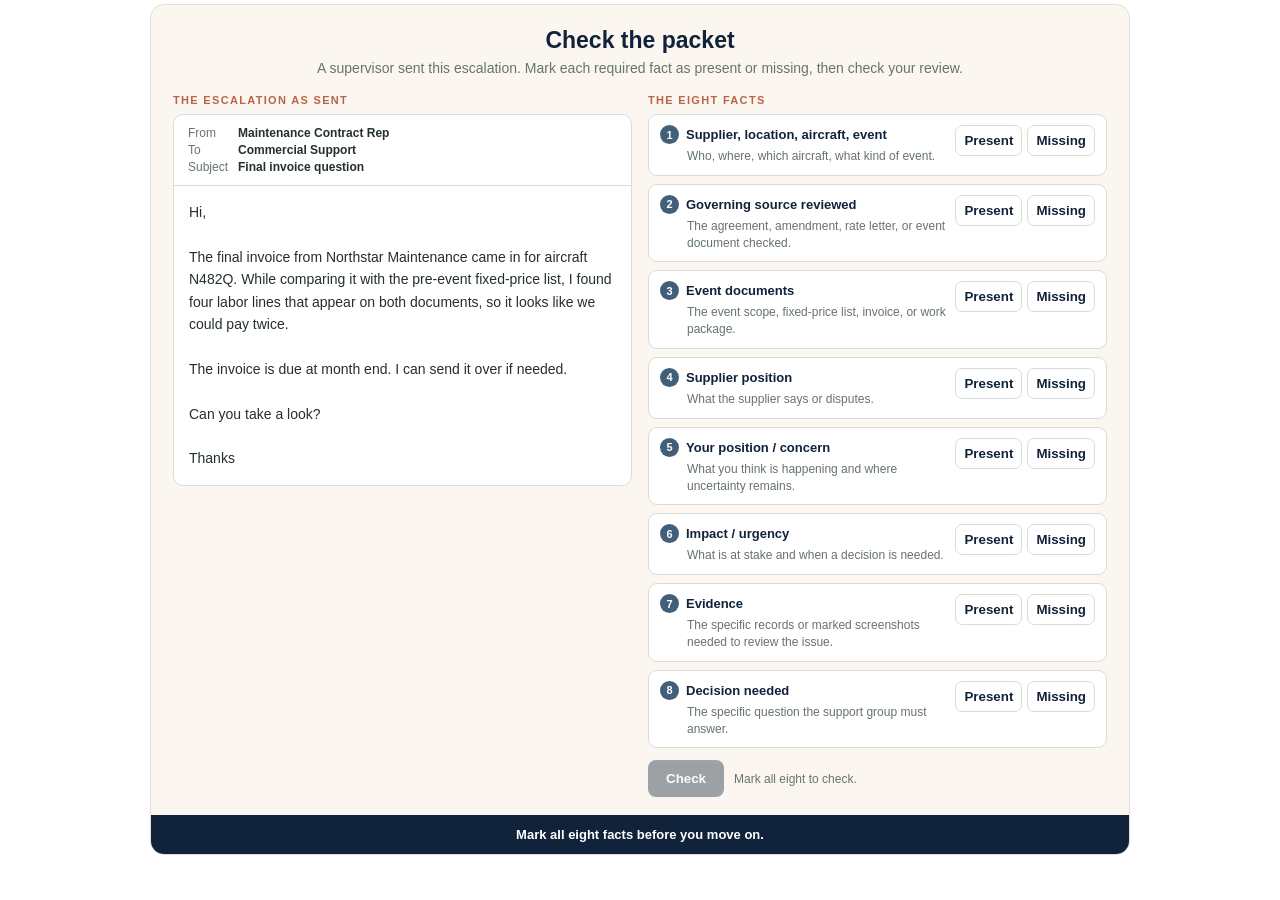
<file: website/samples/contract-fundamentals/demos/check-the-packet.html>
<!doctype html>
<html lang="en"><head><meta charset="utf-8"><meta name="viewport" content="width=device-width,initial-scale=1">
<title>Check the Packet — Public Portfolio Demo</title>
<style>
:root{--navy:#10233a;--blue:#425f7a;--ink:#24302c;--muted:#66736e;--line:#d7ded9;--panel:#f5f2ec;--ok:#e8f3eb;--okb:#b8dac2;--oki:#245d39;--warn:#fbeee7;--warnb:#edc7b4;--warni:#8b452c;--cream:#fbf7f0;--clay:#b86448}*{box-sizing:border-box}html,body{margin:0;background:#fff;color:var(--ink);font-family:Arial,Helvetica,sans-serif}body{padding:4px}.panel{max-width:980px;margin:auto;background:var(--cream);border:1px solid #e5ded3;border-radius:14px;padding:22px 22px 0;overflow:hidden}.head{text-align:center;margin:0;color:var(--navy);font-size:23px}.lead{text-align:center;color:var(--muted);font-size:14px;margin:6px auto 18px;max-width:720px}.grid{display:grid;grid-template-columns:1fr 1fr;gap:16px;align-items:start}@media(max-width:760px){.grid{grid-template-columns:1fr}}.sect{font-size:11px;font-weight:800;letter-spacing:.12em;text-transform:uppercase;color:var(--clay);margin:0 0 8px}.mail{background:#fff;border:1.5px solid var(--line);border-radius:10px;overflow:hidden}.hdr{padding:11px 14px;border-bottom:1px solid var(--line);display:grid;grid-template-columns:auto 1fr;gap:3px 10px;font-size:12px;color:var(--muted)}.hdr b{color:var(--ink)}.body{padding:15px;font-size:14px;line-height:1.6;white-space:pre-line}.facts{display:grid;gap:8px}.f{display:grid;grid-template-columns:1fr auto;gap:8px;align-items:start;background:#fff;border:1.5px solid var(--line);border-radius:9px;padding:10px 11px}.ft{font-size:13px;font-weight:700;color:var(--navy)}.n{display:inline-grid;place-items:center;width:19px;height:19px;border-radius:50%;background:var(--blue);color:#fff;font-size:11px;margin-right:7px}.d{font-size:12px;color:var(--muted);margin:4px 0 0 27px;line-height:1.4}.pm{display:flex;gap:5px}.pm button{min-width:64px;background:#fff;border:1.5px solid var(--line);border-radius:7px;padding:7px 8px;font-weight:700;color:var(--navy);cursor:pointer}.pm button.pick{background:var(--blue);border-color:var(--blue);color:#fff}.pm button:focus-visible,.btn:focus-visible{outline:3px solid var(--clay);outline-offset:2px}.f.right{background:var(--ok);border-color:var(--okb)}.f.miss{background:var(--warn);border-color:var(--warnb)}.why{display:none;grid-column:1/-1;font-size:12.5px;line-height:1.45;margin:2px 0 0 27px}.f.right .why,.f.miss .why{display:block}.f.right .why{color:var(--oki)}.f.miss .why{color:var(--warni)}.check{display:flex;gap:10px;align-items:center;flex-wrap:wrap;margin-top:12px}.btn{background:var(--navy);border:0;border-radius:8px;color:#fff;padding:11px 18px;font-weight:800;cursor:pointer}.btn[disabled]{opacity:.4;cursor:default}.hint{font-size:12px;color:var(--muted)}.fb{display:none;margin-top:15px;padding:13px 14px;border-radius:9px;font-size:14px}.fb.show{display:block}.fb.ok{background:var(--ok);border:1px solid var(--okb);color:var(--oki)}.fb.no{background:var(--warn);border:1px solid var(--warnb);color:var(--warni)}.fixed{display:none;margin-top:16px}.fixed.show{display:block}.fixed .mail{border:2px solid var(--navy)}.fixed .body p{margin:0 0 8px}.lab{display:inline-block;font-size:10px;font-weight:800;letter-spacing:.06em;text-transform:uppercase;color:var(--clay);margin-right:6px}.foot{background:var(--navy);color:#fff;text-align:center;font-size:13px;font-weight:600;padding:12px 20px;margin:18px -22px 0}
</style></head><body><div class="panel"><h2 class="head">Check the packet</h2><p class="lead">A supervisor sent this escalation. Mark each required fact as present or missing, then check your review.</p><div class="grid"><div><p class="sect">The escalation as sent</p><div class="mail"><div class="hdr"><span>From</span><b>Maintenance Contract Rep</b><span>To</span><b>Commercial Support</b><span>Subject</span><b>Final invoice question</b></div><div class="body">Hi,

The final invoice from Northstar Maintenance came in for aircraft N482Q. While comparing it with the pre-event fixed-price list, I found four labor lines that appear on both documents, so it looks like we could pay twice.

The invoice is due at month end. I can send it over if needed.

Can you take a look?

Thanks</div></div></div><div><p class="sect">The eight facts</p><div class="facts" id="facts"></div><div class="check"><button class="btn" id="check" disabled>Check</button><span class="hint" id="hint">Mark all eight to check.</span></div></div></div><div class="fb" id="fb"></div><div class="fixed" id="fixed"><p class="sect">The same escalation, complete</p><div class="mail"><div class="hdr"><span>From</span><b>Maintenance Contract Rep</b><span>To</span><b>Commercial Support</b><span>Subject</span><b>Aircraft N482Q — four possible duplicate labor lines; decision needed before month end</b></div><div class="body" id="fixedBody"></div></div></div><div class="foot" id="foot">Mark all eight facts before you move on.</div></div>
<script>
const facts=[
{name:'Supplier, location, aircraft, event',desc:'Who, where, which aircraft, what kind of event.',present:false,why:'The supplier and aircraft are named, but the location and event type are not. The reviewer needs the full context.'},
{name:'Governing source reviewed',desc:'The agreement, amendment, rate letter, or event document checked.',present:false,why:'No governing source is named. The email compares two work documents but never identifies the executed source that defines scope.'},
{name:'Event documents',desc:'The event scope, fixed-price list, invoice, or work package.',present:true,why:'The fixed-price list and final invoice are both named.'},
{name:'Supplier position',desc:'What the supplier says or disputes.',present:false,why:'The email never says whether the supplier agrees, disputes the duplicate finding, or has been asked.'},
{name:'Your position / concern',desc:'What you think is happening and where uncertainty remains.',present:true,why:'The concern is clear: four labor lines appear on both documents and may be duplicates.'},
{name:'Impact / urgency',desc:'What is at stake and when a decision is needed.',present:true,why:'Possible duplicate payment and a month-end invoice deadline establish impact and urgency.'},
{name:'Evidence',desc:'The specific records or marked screenshots needed to review the issue.',present:false,why:'Offering to send the invoice later creates another round trip. Attach the invoice and fixed-price list with the four lines marked.'},
{name:'Decision needed',desc:'The specific question the support group must answer.',present:false,why:'“Can you take a look?” is not a decision. Ask whether the four lines should be treated as duplicates and whether payment should be held.'}
];
const complete=[['Event','Northstar Maintenance; Mesa facility; aircraft N482Q; scheduled heavy-maintenance event.'],['Governing source reviewed','Executed event scope and pricing schedule for this visit.'],['Event documents','Pre-event fixed-price list and final invoice.'],['Supplier position','Supplier program manager says the four lines are separate tasks and should remain on the invoice.'],['Rep position','The same four labor lines appear on the fixed-price list and final invoice; paying both would duplicate the charge.'],['Impact','Cost exposure on four lines. Invoice is due at month end.'],['Evidence','Invoice and fixed-price list attached with the four lines marked.'],['Decision needed','Should the four lines be treated as duplicates, and should payment be held until the invoice is corrected?']];
let picks=Array(facts.length).fill(null),marked=0,done=false;const factsEl=document.getElementById('facts'),check=document.getElementById('check'),hint=document.getElementById('hint'),foot=document.getElementById('foot');
facts.forEach((f,i)=>{const r=document.createElement('div');r.className='f';r.innerHTML=`<div><div class="ft"><span class="n">${i+1}</span>${f.name}</div><div class="d">${f.desc}</div></div><div class="pm"><button type="button">Present</button><button type="button">Missing</button></div><div class="why"></div>`;const bs=r.querySelectorAll('button');bs[0].onclick=()=>pick(i,true,r,bs);bs[1].onclick=()=>pick(i,false,r,bs);factsEl.appendChild(r)});
function pick(i,val,r,bs){if(done)return;if(picks[i]===null)marked++;picks[i]=val;bs.forEach((b,k)=>b.classList.toggle('pick',(k===0)===val));hint.textContent=`Marked ${marked} of 8.`;foot.textContent=`Marked ${marked} of 8. Mark all eight before you move on.`;check.disabled=marked<8;sendHeight()}
check.onclick=()=>{done=true;let right=0;[...factsEl.children].forEach((r,i)=>{r.querySelectorAll('button').forEach(b=>b.disabled=true);const ok=picks[i]===facts[i].present;if(ok)right++;r.classList.add(ok?'right':'miss');r.querySelector('.why').textContent=facts[i].why});const fb=document.getElementById('fb');fb.className='fb show '+(right===8?'ok':'no');fb.innerHTML=`<strong>${right} of 8 right.</strong> ${right===8?'You identified what a support group can act on and what would come back with questions.':'Review the amber rows. Each explains what is actually present or missing.'}`;document.getElementById('fixedBody').innerHTML=complete.map(x=>`<p><span class="lab">${x[0]}</span>${x[1]}</p>`).join('');document.getElementById('fixed').classList.add('show');foot.textContent='Checked. Compare the original with the complete version.';sendHeight()};
function sendHeight(){requestAnimationFrame(()=>parent.postMessage({type:'demo-resize',source:'packet',height:document.documentElement.scrollHeight},'*'))}window.addEventListener('load',sendHeight);window.addEventListener('resize',sendHeight);new ResizeObserver(sendHeight).observe(document.body);
</script></body></html>
</file>
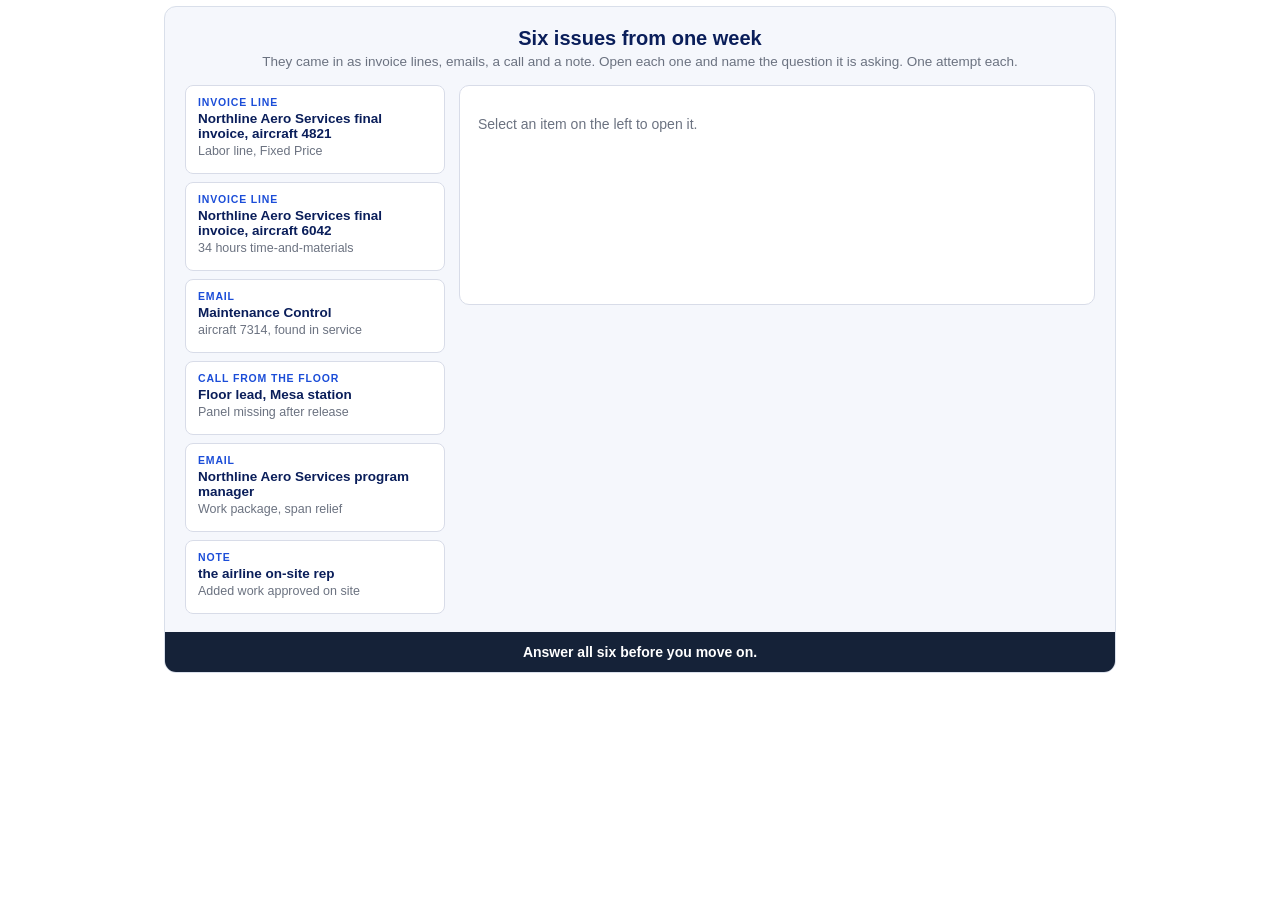
<file: website/samples/contract-fundamentals/demos/in-tray.html>
<!-- BUILD ==========================================================
     M2 · In tray | engine v1.0 | 2026-09-08

     Module 2 · Lesson 6 · BLOCK 28. One embed, one config.
     Edit CONFIG only. If you edit anything below CONFIG, bump the
     engine version above and re-paste the Rise block.
     Six items arrive the way they do on the job (invoice line, email,
     call, note). Open one, pick which of the four questions it is, or
     None of these four. One attempt per item. Feedback per item.
     When all six are answered a closing panel lists the decision each
     one needs. Footer counts items answered (n of 6).
     Recommended Rise embed height: 1000px desktop, or fit to content.
     ================================================================ -->
<!DOCTYPE html>
<html lang="en">
<head>
<meta charset="utf-8">
<meta name="viewport" content="width=device-width, initial-scale=1">
<title>Six issues from one week</title>
<style>
  :root{
    --navy:#0A1E5A;--blue:#1B4DD8;--ink:#1C2233;--muted:#6B7280;
    --line:#D8DCE8;--bg:#FFFFFF;--panel:#F5F7FC;--panelbd:#D9DFEA;
    --ok-bg:#E8F5EE;--ok-bd:#BCE3CE;--ok-ink:#0B5537;
    --no-bg:#FDF0E7;--no-bd:#F2CDB2;--no-ink:#7C3308;--radius:10px;
    --font:-apple-system,BlinkMacSystemFont,"Segoe UI",Roboto,"Helvetica Neue",Arial,sans-serif;
  }
  *{box-sizing:border-box}
  html,body{margin:0;padding:0;background:var(--bg)}
  body{font-family:var(--font);color:var(--ink);-webkit-font-smoothing:antialiased}
  .wrap{max-width:960px;margin:0 auto;padding:6px 4px 10px}
  .panel{background:var(--panel);border:1px solid var(--panelbd);border-radius:12px;padding:20px 20px 0;overflow:hidden}
  .head{text-align:center;font-size:20px;font-weight:800;color:var(--navy);margin:0 0 4px}
  .lead{text-align:center;font-size:13.5px;color:var(--muted);margin:0 0 16px}

  .tray{display:grid;grid-template-columns:260px 1fr;gap:14px;align-items:start}
  @media (max-width:700px){.tray{grid-template-columns:1fr}}
  .list{display:grid;gap:8px}
  .row{background:#fff;border:1.5px solid var(--line);border-radius:8px;padding:10px 12px;text-align:left;font:inherit;cursor:pointer;color:var(--ink);display:flex;flex-direction:column;gap:3px}
  .row:hover{border-color:#B9C0D4}
  .row:focus-visible{outline:3px solid var(--blue);outline-offset:2px}
  .row.on{border-color:var(--navy);border-width:2px}
  .row .kind{font-size:10.5px;font-weight:800;letter-spacing:.08em;text-transform:uppercase;color:var(--blue)}
  .row .from{font-size:13.5px;font-weight:700;color:var(--navy)}
  .row .sub{font-size:12.5px;color:var(--muted)}
  .row .state{font-size:10.5px;font-weight:800;letter-spacing:.06em;text-transform:uppercase;margin-top:2px}
  .row.ok .state{color:var(--ok-ink)} .row.no .state{color:var(--no-ink)}

  .view{background:#fff;border:1.5px solid var(--line);border-radius:var(--radius);padding:16px 18px;min-height:220px}
  .view .empty{color:var(--muted);font-size:14px}
  .view .kind{font-size:11px;font-weight:800;letter-spacing:.1em;text-transform:uppercase;color:var(--blue)}
  .view .from{font-size:15px;font-weight:800;color:var(--navy);margin:2px 0 10px}
  .view .body{font-size:14.5px;line-height:1.55;white-space:pre-line;margin:0 0 14px;padding:12px 14px;background:var(--panel);border-radius:8px}
  .ask{font-size:12px;font-weight:800;letter-spacing:.08em;text-transform:uppercase;color:var(--blue);margin:0 0 8px}
  .opts{display:grid;grid-template-columns:1fr 1fr;gap:8px}
  @media (max-width:520px){.opts{grid-template-columns:1fr}}
  .opt{background:#fff;border:1.5px solid var(--line);border-radius:8px;padding:10px 12px;font:inherit;font-size:14px;font-weight:700;color:var(--navy);cursor:pointer;text-align:left}
  .opt:hover{border-color:#B9C0D4}
  .opt:focus-visible{outline:3px solid var(--blue);outline-offset:2px}
  .opt.pick{background:var(--blue);border-color:var(--blue);color:#fff}
  .opt.right{background:var(--ok-bg);border-color:var(--ok-bd);color:var(--ok-ink)}
  .opt[disabled]{cursor:default}
  .opt[disabled]:not(.pick):not(.right){opacity:.5}
  .fb{display:none;margin-top:12px;border-radius:8px;padding:11px 13px;font-size:13.5px;line-height:1.5;border-top:3px solid transparent}
  .fb.show{display:block}
  .fb.ok{background:var(--ok-bg);border-top-color:var(--ok-bd);color:var(--ok-ink)}
  .fb.no{background:var(--no-bg);border-top-color:var(--no-bd);color:var(--no-ink)}
  .fb .tag{display:inline-block;font-size:11px;font-weight:800;letter-spacing:.05em;text-transform:uppercase;border-radius:99px;padding:3px 9px;margin-bottom:6px}
  .fb.ok .tag{background:#CBE8D8;color:var(--ok-ink)}
  .fb.no .tag{background:#F7DAC4;color:var(--no-ink)}

  .close{display:none;margin-top:16px;background:#fff;border:2px solid var(--navy);border-radius:var(--radius);padding:16px 18px}
  .close.show{display:block}
  .close h3{margin:0 0 10px;font-size:16px;color:var(--navy)}
  .close dl{margin:0;display:grid;grid-template-columns:auto 1fr;gap:8px 14px;font-size:13.5px;line-height:1.5}
  @media (max-width:520px){.close dl{grid-template-columns:1fr;gap:4px}}
  .close dt{font-weight:800;color:var(--navy)}
  .close dd{margin:0}
  .close p{margin:12px 0 0;font-size:13.5px;line-height:1.5}

  .foot{background:#152238;color:#fff;font-size:14px;font-weight:600;text-align:center;padding:12px 20px;margin:18px -20px 0}
  @media (prefers-reduced-motion:reduce){*{transition:none !important}}
</style>
</head>
<body>
<div class="wrap" data-build="M2 · In tray | engine v1.0 | 2026-09-08">
  <div class="panel">
    <h2 class="head" id="head"></h2>
    <p class="lead" id="lead"></p>
    <div class="tray">
      <div class="list" id="list"></div>
      <div class="view" id="view"><p class="empty" id="empty"></p></div>
    </div>
    <div class="close" id="close"></div>
    <div class="foot" id="foot"></div>
  </div>
</div>

<script>
/* ===== CONFIG · edit this block only ===== */
var CONFIG = {
  head: "Six issues from one week",
  lead: "They came in as invoice lines, emails, a call and a note. Open each one and name the question it is asking. One attempt each.",
  empty: "Select an item on the left to open it.",
  ask: "Which question is this?",
  foot: "Answer all six before you move on.",
  footProgress: "Answered {n} of 6. Answer all six before you move on.",
  footDone: "All six answered. Read the summary, then continue to the next screen.",
  options: ["Was it agreed for this event?", "Who pays for it?", "Is it theirs to fix?", "Who had the aircraft?", "None of these four"],
  items: [
    { kind: "Invoice line", from: "Northline Aero Services final invoice, aircraft 4821", sub: "Labor line, Fixed Price",
      body: "Line 14. Fixed Price labor. The same line, same description and same amount, is on the Event Price Sheet for this event.",
      answer: 0,
      ok: "Was it agreed for this event. A line on both documents was agreed and paid for once already. Compare the Event Price Sheet against the invoice. No clause is needed.",
      no: "Was it agreed for this event. Two documents disagree about what was already bought. You settle that by comparing them, not by reading a clause." },
    { kind: "Invoice line", from: "Northline Aero Services final invoice, aircraft 6042", sub: "34 hours time-and-materials",
      body: "line 0412. 34 hours time-and-materials. Classified as added work off a core task. The core task on the Event Scope tab carries a coverage ratio.",
      answer: 1,
      ok: "Who pays for it. The work was done and it is in scope. The question is whether the fixed price already covers it, and that means reading the pricing clause.",
      no: "Who pays for it. The work happened and nobody disputes that. The question is how it is charged, and that is decided by the pricing clause, not by comparing documents." },
    { kind: "Email", from: "Maintenance Control", sub: "aircraft 7314, found in service",
      body: "aircraft 7314 came back from the heavy visit last week. On the overnight check the crew found loose ducts and missing clamps in the area Northline Aero Services worked. Photos attached. What do you want us to do with this?",
      answer: 2,
      ok: "Is it theirs to fix. Work Northline Aero Services did fell short of the standard and the defect showed up after re-delivery. Document it now and route it. You do not decide eligibility.",
      no: "Is it theirs to fix. Nothing was lost or damaged while Northline Aero Services had the aircraft. The work itself fell short of the standard. That is warranty, and the notification clock is running." },
    { kind: "Call from the floor", from: "Floor lead, Mesa station", sub: "Panel missing after release",
      body: "\"We have a panel missing on the aircraft that released yesterday. Nobody can tell me yet whether it was missing before or after re-delivery. Who owns this?\"",
      answer: 3,
      ok: "Who had the aircraft. Something happened to the aircraft and the question is who was responsible at the time. Say the timing is unknown when you route it.",
      no: "Who had the aircraft. No work fell short of a standard here. Something happened to the aircraft, and the timing decides who is responsible. That is custody." },
    { kind: "Email", from: "Northline Aero Services program manager", sub: "Work package, span relief",
      body: "the airline's routine work package for this check arrived four days after the aircraft did. That cost us days on the floor. We are requesting span relief for the event.",
      answer: 4,
      ok: "None of these four. This is a real contract issue. The agreement says when the airline provides the work package and what happens when it is late. It is a work package timing and delay question. Name it as that and route it to Commercial Support.",
      no: "None of these four. It is a real contract issue, but it is not one of the four topics in this course. A late work package is a work package timing and delay question. Name it as that and route it to Commercial Support." },
    { kind: "Note", from: "the airline on-site rep", sub: "Added work approved on site",
      body: "Northline Aero Services found a discrepancy outside the work package. I approved the added work on site to keep the check moving. We did not settle how it would be charged.",
      answer: 4,
      ok: "None of these four. Work was approved to keep the check moving and the commercial treatment was left open. That is an approval authority question. Name it as that and route it to Commercial Support.",
      no: "None of these four. The approval was operational, not commercial, and the treatment was never settled. That is an approval authority question, not one of the four. Name it as that and route it to Commercial Support." }
  ],
  closeHead: "What that showed",
  closeRows: [
    ["Invoice line, aircraft 4821", "Was it agreed for this event? Decide whether the work is in the agreed event scope or needs separate treatment."],
    ["Invoice line, aircraft 6042", "Who pays for it? Decide whether the work is included, excluded, separately billable, or subject to time-and-materials."],
    ["Email, aircraft 7314", "Is it theirs to fix? Decide whether to document the issue and route it for warranty review. You do not decide eligibility."],
    ["Call, missing panel", "Who had the aircraft? Establish whether it happened before, during, or after the responsibility transfer point."],
    ["Email, span relief", "None of these four. Work package timing and delay. Route it to Commercial Support."],
    ["Note, on-site approval", "None of these four. Approval authority. Route it to Commercial Support."]
  ],
  closeText: "The next module takes several of these issue types deeper by placing the relevant documents and governing language in front of the learner. The point here is classification first: name the question before trying to solve it."
};
/* ===== end CONFIG ===== */

(function(){
  document.getElementById('head').textContent = CONFIG.head;
  document.getElementById('lead').textContent = CONFIG.lead;
  document.getElementById('empty').textContent = CONFIG.empty;
  var foot = document.getElementById('foot'); foot.textContent = CONFIG.foot;
  var list = document.getElementById('list'), view = document.getElementById('view');
  var state = CONFIG.items.map(function(){ return { done:false, pick:-1 }; });
  var rows = [], open = -1, done = 0;

  CONFIG.items.forEach(function(it, i){
    var b = document.createElement('button'); b.type='button'; b.className='row';
    b.innerHTML = '<span class="kind"></span><span class="from"></span><span class="sub"></span><span class="state"></span>';
    b.querySelector('.kind').textContent = it.kind;
    b.querySelector('.from').textContent = it.from;
    b.querySelector('.sub').textContent = it.sub;
    b.addEventListener('click', function(){ show(i); });
    list.appendChild(b); rows.push(b);
  });

  function show(i){
    open = i; rows.forEach(function(r,k){ r.classList.toggle('on', k===i); });
    var it = CONFIG.items[i], st = state[i];
    view.innerHTML = '<div class="kind"></div><div class="from"></div><p class="body"></p><p class="ask"></p><div class="opts"></div><div class="fb"></div>';
    view.querySelector('.kind').textContent = it.kind;
    view.querySelector('.from').textContent = it.from;
    view.querySelector('.body').textContent = it.body;
    view.querySelector('.ask').textContent = CONFIG.ask;
    var opts = view.querySelector('.opts'), fb = view.querySelector('.fb');
    CONFIG.options.forEach(function(label, k){
      var o = document.createElement('button'); o.type='button'; o.className='opt'; o.textContent = label;
      if (st.done){ o.disabled = true; if (k===it.answer) o.classList.add('right'); else if (k===st.pick) o.classList.add('pick'); }
      o.addEventListener('click', function(){ answer(i, k); });
      opts.appendChild(o);
    });
    if (st.done) renderFb(fb, it, st.pick===it.answer);
  }

  function renderFb(fb, it, right){
    fb.className = 'fb show ' + (right ? 'ok' : 'no');
    fb.innerHTML = '<span class="tag"></span><div></div>';
    fb.querySelector('.tag').textContent = right ? 'Correct' : 'Not this one';
    fb.querySelector('div').textContent = right ? it.ok : it.no;
  }

  function answer(i, k){
    var it = CONFIG.items[i], st = state[i];
    if (st.done) return;
    st.done = true; st.pick = k; done++;
    var right = (k === it.answer);
    rows[i].classList.add(right ? 'ok' : 'no');
    rows[i].querySelector('.state').textContent = right ? 'Correct' : 'Missed';
    show(i);
    foot.textContent = (done === CONFIG.items.length) ? CONFIG.footDone : CONFIG.footProgress.replace('{n}', done);
    if (done === CONFIG.items.length) closeOut();
  }

  function closeOut(){
    var c = document.getElementById('close');
    c.innerHTML = '<h3></h3><dl></dl><p></p>';
    c.querySelector('h3').textContent = CONFIG.closeHead;
    var dl = c.querySelector('dl');
    CONFIG.closeRows.forEach(function(r){
      var dt = document.createElement('dt'), dd = document.createElement('dd');
      dt.textContent = r[0]; dd.textContent = r[1]; dl.appendChild(dt); dl.appendChild(dd);
    });
    c.querySelector('p').textContent = CONFIG.closeText;
    c.className = 'close show';
  }
})();
</script>
</body>
</html>
</file>
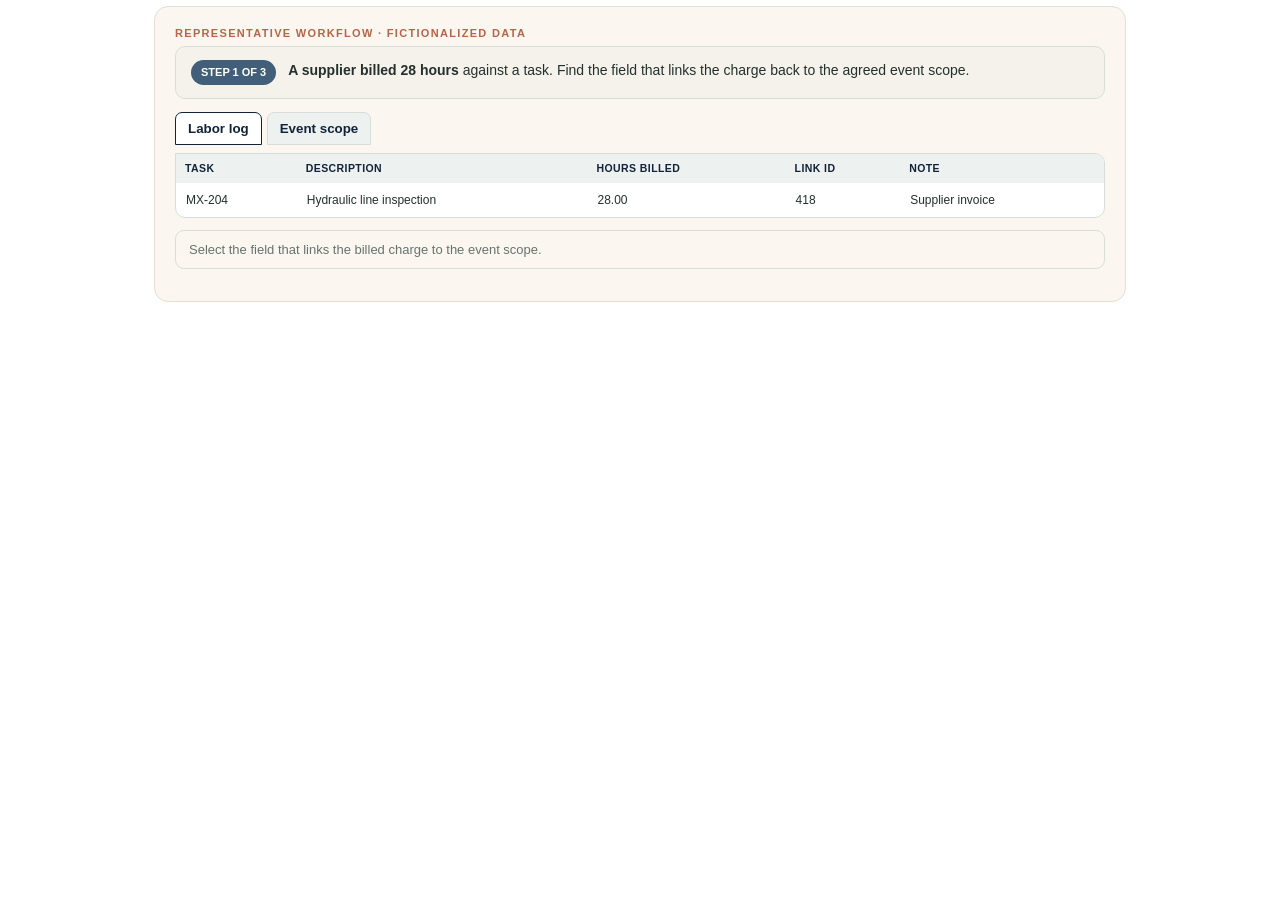
<file: website/samples/contract-fundamentals/demos/the-trace.html>
<!doctype html>
<html lang="en"><head><meta charset="utf-8"><meta name="viewport" content="width=device-width,initial-scale=1"><title>The Trace — Public Portfolio Demo</title><style>
:root{--navy:#10233a;--blue:#425f7a;--ink:#24302c;--muted:#66736e;--line:#d7ded9;--panel:#f5f2ec;--head:#edf1ef;--ok:#e8f3eb;--okb:#b8dac2;--warn:#fbeee7;--warnb:#edc7b4;--clay:#b86448}*{box-sizing:border-box}html,body{margin:0;background:#fff;color:var(--ink);font-family:Arial,Helvetica,sans-serif}.wrap{max-width:980px;margin:auto;padding:6px 4px 10px}.panel{background:#fbf7f0;border:1px solid #e5ded3;border-radius:14px;padding:20px}.eyebrow{font-size:11px;font-weight:800;letter-spacing:.12em;text-transform:uppercase;color:var(--clay);margin:0 0 7px}.bar{display:flex;gap:12px;align-items:flex-start;background:var(--panel);border:1px solid var(--line);border-radius:10px;padding:13px 15px;margin-bottom:13px;font-size:14px;line-height:1.5}.step{flex:none;background:var(--blue);color:#fff;border-radius:99px;padding:4px 10px;font-size:11px;font-weight:800;text-transform:uppercase}.tabs{display:flex;gap:5px;margin-bottom:8px}.tab{background:var(--head);border:1px solid var(--line);border-radius:7px 7px 0 0;padding:8px 12px;font-weight:700;color:var(--navy);cursor:pointer}.tab.on{background:#fff;border-color:var(--navy)}.sheet{border:1px solid var(--line);border-radius:0 10px 10px 10px;overflow-x:auto;background:#fff;margin-bottom:12px}.sheet.hide{display:none}table{width:100%;min-width:720px;border-collapse:collapse;font-size:12px}th{background:var(--head);text-align:left;padding:8px 9px;color:var(--navy);font-size:10.5px;text-transform:uppercase;letter-spacing:.04em}td{border-top:1px solid #edf0ee}.cell{display:block;width:100%;padding:9px;background:transparent;border:0;text-align:left;color:var(--ink);font:inherit}.cell[role=button]{cursor:pointer}.cell[role=button]:hover{background:#eef3f0}.cell:focus-visible,.choice:focus-visible{outline:3px solid var(--clay);outline-offset:-2px}.hit .cell{background:#fff1d9;box-shadow:inset 0 -2px #d29a42}.got .cell{background:var(--ok);box-shadow:inset 0 -2px var(--okb);font-weight:700}.fb{border:1px solid var(--line);border-radius:9px;padding:11px 13px;font-size:13px;color:var(--muted);margin-bottom:12px}.fb.good{background:var(--ok);border-color:var(--okb);color:#245d39}.fb.miss{background:var(--warn);border-color:var(--warnb);color:#8b452c}.calc{display:none;border:1px solid var(--line);border-radius:9px;background:var(--panel);padding:14px 16px;margin-bottom:12px}.calc.show{display:block}.big{font-size:29px;font-weight:800;color:var(--navy)}.ask{display:none;background:var(--navy);color:#fff;border-radius:9px;padding:14px 16px;margin-bottom:9px}.ask.show{display:block}.ask p{margin:0}.choices{display:none;gap:8px}.choices.show{display:grid}.choice{background:#fff;border:1.5px solid var(--line);border-radius:8px;padding:11px 13px;text-align:left;cursor:pointer;color:var(--ink)}.choice.on{background:#eaf0ed;border-color:var(--blue)}.out{display:none;margin-top:10px;padding:13px 14px;border-radius:8px}.out.show{display:block}.out.good{background:var(--ok);border:1px solid var(--okb);color:#245d39}.out.bad{background:var(--warn);border:1px solid var(--warnb);color:#8b452c}.restart{display:none;margin-top:12px;background:none;border:0;color:var(--clay);text-decoration:underline;cursor:pointer}
</style></head><body><div class="wrap"><div class="panel"><p class="eyebrow">Representative workflow · fictionalized data</p><div class="bar"><span class="step" id="step">Step 1 of 3</span><span id="prompt"><b>A supplier billed 28 hours</b> against a task. Find the field that links the charge back to the agreed event scope.</span></div><div class="tabs"><button class="tab on" data-tab="labor">Labor log</button><button class="tab" data-tab="scope">Event scope</button></div><div class="sheet" id="labor"><table><thead><tr><th>Task</th><th>Description</th><th>Hours billed</th><th>Link ID</th><th>Note</th></tr></thead><tbody><tr><td><button class="cell" data-x="wrong">MX-204</button></td><td><button class="cell" data-x="wrong">Hydraulic line inspection</button></td><td><button class="cell" data-x="wrong">28.00</button></td><td><button class="cell" role="button" data-target="link">418</button></td><td><button class="cell" data-x="wrong">Supplier invoice</button></td></tr></tbody></table></div><div class="sheet hide" id="scope"><table><thead><tr><th>Link ID</th><th>Agreed task</th><th>Fixed hrs</th><th>Allowance factor</th><th>Status</th></tr></thead><tbody><tr><td><button class="cell" data-x="wrong">418</button></td><td><button class="cell" data-x="wrong">Hydraulic line inspection</button></td><td><button class="cell" role="button" data-target="fixed">8.00</button></td><td><button class="cell" role="button" data-target="factor">0.80</button></td><td><button class="cell" role="button" data-target="status">CORE</button></td></tr></tbody></table></div><div class="fb" id="fb">Select the field that links the billed charge to the event scope.</div><div class="calc" id="calc"><div><b>8.00 × 0.80 = <span class="big">6.40</span> hours</b></div><div style="color:var(--muted);font-size:13px;margin-top:5px">The event scope already carries a 6.40-hour allowance for work tied to this task. The invoice shows 28.00 hours.</div></div><div class="ask" id="ask"><p><b>Your call:</b> What should happen before the billed hours are accepted as a separate charge?</p></div><div class="choices" id="choices"><button class="choice" data-answer="bad">Approve the 28 hours because they exceed the allowance.</button><button class="choice" data-answer="bad">Reject all 28 hours because the task appears in the event scope.</button><button class="choice" data-answer="good">Hold the charge and review the governing pricing language and exclusions.</button></div><div class="out" id="out"></div><button class="restart" id="restart">Start over</button></div></div>
<script>
let stage=0,found=new Set;const tabs=[...document.querySelectorAll('.tab')],labor=document.getElementById('labor'),scope=document.getElementById('scope'),fb=document.getElementById('fb'),step=document.getElementById('step'),prompt=document.getElementById('prompt');tabs.forEach(t=>t.onclick=()=>{tabs.forEach(x=>x.classList.toggle('on',x===t));labor.classList.toggle('hide',t.dataset.tab!=='labor');scope.classList.toggle('hide',t.dataset.tab!=='scope');sendHeight()});document.querySelectorAll('.cell').forEach(c=>c.onclick=()=>cell(c));
function cell(c){const target=c.dataset.target;if(stage===0){if(target==='link'){c.parentElement.classList.add('got');fb.className='fb good';fb.textContent='That is the link. ID 418 connects this billed line to the agreed task. Now open Event scope.';stage=1;step.textContent='Step 2 of 3';prompt.innerHTML='Link ID 418 lands on one event-scope row. <b>Select the three fields that determine what the scope already carries.</b>';tabs[1].click()}else miss('The first step is to find the field that links this charge to the event scope.')}else if(stage===1){if(['fixed','factor','status'].includes(target)){found.add(target);c.parentElement.classList.add('got');fb.className='fb good';fb.textContent=`Found ${found.size} of 3 decision fields.`;if(found.size===3){stage=2;step.textContent='Step 3 of 3';prompt.innerHTML='<b>Use the three fields together.</b> Calculate what the event scope already carries, then decide what must happen next.';document.getElementById('calc').classList.add('show');document.getElementById('ask').classList.add('show');document.getElementById('choices').classList.add('show')}}else miss('Stay on the event-scope row. Find fixed hours, allowance factor, and status.')}sendHeight()}
function miss(t){fb.className='fb miss';fb.textContent=t}document.querySelectorAll('.choice').forEach(b=>b.onclick=()=>{document.querySelectorAll('.choice').forEach(x=>x.disabled=true);b.classList.add('on');const good=b.dataset.answer==='good',out=document.getElementById('out');out.className='out show '+(good?'good':'bad');out.innerHTML=good?'<b>Correct.</b> The trace tells you the charge is tied to an agreed task and exceeds the built-in allowance. It does not, by itself, tell you whether the extra work is separately billable. Review the governing pricing language and exclusions before approving or rejecting it.':'<b>Not yet.</b> The trace narrows the question, but the calculation alone is not the final commercial decision. You still need the governing pricing language and exclusions.';document.getElementById('restart').style.display='inline-block';sendHeight()});document.getElementById('restart').onclick=()=>location.reload();function sendHeight(){requestAnimationFrame(()=>parent.postMessage({type:'demo-resize',source:'trace',height:document.documentElement.scrollHeight},'*'))}window.addEventListener('load',sendHeight);window.addEventListener('resize',sendHeight);new ResizeObserver(sendHeight).observe(document.body);
</script></body></html>
</file>
<file: website/css/site.css>
/* Sagebrush Design — site styles. High Desert palette; Sora headings, Source Sans 3 body. */
:root{--ink:#2B3430;--ink-deep:#1F2825;--sage:#71806C;--sage-block:#5E6D59;--clay:#B86448;--clay-deep:#9E5238;--cream:#F7F0E5;--sand:#D9C6AE;--card:#FFFDF8;--max:1240px}
*{box-sizing:border-box}
html{scroll-behavior:smooth}
body{margin:0;background:var(--cream);color:var(--ink);font-family:'Source Sans 3','Segoe UI',sans-serif;font-size:18px;line-height:1.55;-webkit-font-smoothing:antialiased}
body:has(dialog[open]){overflow:hidden}
h1,h2,h3,p,ul,ol,figure{margin:0}
ul,ol{padding:0;list-style:none}
img{max-width:100%;display:block}
a{color:var(--clay-deep)}a:hover{color:var(--ink)}
button{font:inherit;cursor:pointer}
input,textarea{font:inherit}
a:focus-visible,button:focus-visible,[role=button]:focus-visible{outline:3px solid var(--clay);outline-offset:3px}
.wrap{max-width:var(--max);margin:0 auto;padding-left:24px;padding-right:24px}
.h-sora{font-family:Sora,sans-serif}
.eyebrow{font-family:Sora,sans-serif;font-weight:600;font-size:14px;letter-spacing:.16em;text-transform:uppercase}
.eyebrow-sm{font-family:Sora,sans-serif;font-weight:600;font-size:12px;letter-spacing:.14em;text-transform:uppercase}
.h1{font-family:Sora,sans-serif;font-weight:700;font-size:clamp(40px,5.2vw,68px);line-height:1;letter-spacing:-.035em;text-wrap:pretty}
.h2{font-family:Sora,sans-serif;font-weight:700;font-size:clamp(34px,4.2vw,56px);line-height:1.04;letter-spacing:-.03em;text-wrap:pretty}
.h2-md{font-family:Sora,sans-serif;font-weight:700;font-size:clamp(30px,3.4vw,44px);line-height:1.08;letter-spacing:-.03em;text-wrap:pretty}
.lede{font-size:clamp(19px,1.6vw,22px);line-height:1.5;max-width:34em;text-wrap:pretty}
.btn{display:inline-block;text-decoration:none;font-weight:600;font-size:17px;background:var(--clay-deep);color:var(--cream);padding:16px 28px;border:0}
.btn:hover{background:var(--cream);color:var(--ink)}
.btn-ink:hover{background:var(--ink);color:var(--cream)}
.btn-ghost{display:inline-block;text-decoration:none;font-weight:600;font-size:17px;border:1.5px solid var(--cream);color:var(--cream);padding:15px 28px;background:none}
.btn-ghost:hover{background:var(--cream);color:var(--ink)}
.link-u{text-decoration:none;font-weight:600;font-size:16px;color:var(--clay-deep);border-bottom:2px solid var(--clay-deep);padding-bottom:2px}
.link-u:hover{color:var(--ink);border-color:var(--ink)}
.tag{font-size:14px;font-weight:600;border:1px solid rgba(43,52,48,.35);padding:5px 10px}
.tags{display:flex;flex-wrap:wrap;gap:8px}
.bullets{display:grid;gap:12px}
.bullets li{display:grid;grid-template-columns:auto minmax(0,1fr);gap:14px;font-size:17px;line-height:1.5}
.bullets li::before{content:"";width:10px;height:10px;margin-top:9px;background:var(--clay)}
.bullets-sm li{gap:12px}.bullets-sm li::before{width:8px;height:8px}
.ph{position:absolute;inset:0;display:grid;place-items:center;text-align:center;padding:16px;color:var(--ink);font-family:Sora,sans-serif;font-weight:600;font-size:14px;letter-spacing:.02em;background:var(--sand)}
.media{position:relative;overflow:hidden;min-width:0;background:var(--sand)}
.media img{position:absolute;inset:0;width:100%;height:100%;object-fit:cover}
.media.contain img{object-fit:contain}

/* Header */
.site-header{position:sticky;top:0;z-index:10;background:var(--ink);color:var(--cream)}
.site-header nav{max-width:var(--max);margin:0 auto;padding:16px 24px;display:flex;justify-content:space-between;align-items:center;gap:48px}
.brand{display:flex;align-items:center;gap:18px;text-decoration:none;color:var(--cream);min-width:0}
.brand:hover{color:var(--cream)}
.brand img{height:72px;width:110px;object-fit:contain}
.brand-name{font-family:'Cormorant Garamond',Georgia,serif;font-weight:600;font-size:28px;letter-spacing:.04em;color:var(--cream);white-space:nowrap}
.nav-links{display:flex;align-items:center;gap:24px;flex:none}
.nav-links a{text-decoration:none;font-weight:500;font-size:15px;color:var(--sand)}
.nav-links a:hover{color:var(--cream)}
.nav-links a[aria-current=page]{border-bottom:2px solid var(--clay);padding-bottom:2px}
.nav-links a.nav-cta{background:var(--clay-deep);color:var(--cream);font-weight:600;padding:12px 20px;white-space:nowrap}
.nav-links a.nav-cta:hover{background:var(--cream);color:var(--ink)}

/* Footer */
.site-footer{background:var(--cream);color:var(--ink);border-top:1px solid var(--sand)}
.site-footer .wrap{padding-top:48px;padding-bottom:40px;display:grid;justify-items:center;gap:20px;font-size:15px;text-align:center}
.site-footer .foot-brand img{width:300px;height:auto}
.site-footer p{font-size:16px;color:var(--ink)}
.site-footer nav{display:flex;gap:24px}
.site-footer nav a{color:var(--ink);text-decoration:none;font-weight:600}

/* Dialogs */
dialog.sheet{padding:0;border:0;background:var(--cream);color:var(--ink);width:min(880px,calc(100vw - 32px));max-height:calc(100dvh - 32px);border-top:8px solid var(--clay);overflow:auto}
dialog.sheet-wide{width:min(960px,calc(100vw - 32px))}
dialog::backdrop{background:rgba(31,40,37,.78)}
.dlg-close{background:none;border:1.5px solid var(--ink);color:var(--ink);width:44px;height:44px;font-size:22px;line-height:1;flex:none}
.dlg-close:hover{background:var(--ink);color:var(--cream)}
.dlg-top{display:flex;justify-content:space-between;align-items:center;gap:16px}
.dlg-label{font-family:Sora,sans-serif;font-weight:600;font-size:13px;letter-spacing:.14em;text-transform:uppercase;color:var(--clay-deep)}
.cs{display:grid;gap:28px;padding:20px clamp(20px,4vw,40px) 40px}
.cs h2{font-family:Sora,sans-serif;font-weight:700;font-size:clamp(28px,3.4vw,42px);line-height:1.08;letter-spacing:-.03em;text-wrap:pretty}
.cs h3,.ev-h{font-family:Sora,sans-serif;font-weight:600;font-size:13px;letter-spacing:.12em;text-transform:uppercase;border-bottom:2px solid var(--clay);padding-bottom:6px}
.cs section{display:grid;gap:8px;align-content:start}
.cs .two{display:grid;grid-template-columns:repeat(2,minmax(0,1fr));gap:28px}
.cs p{font-size:18px;line-height:1.6;text-wrap:pretty}
.cs ol{padding-left:22px;list-style:decimal;display:grid;gap:8px;font-size:17px;line-height:1.5}
.cs .ev-grid{display:grid;grid-template-columns:repeat(3,minmax(0,1fr));gap:14px}
.ev-card{display:grid;text-align:left;background:var(--card);border:1px solid rgba(43,52,48,.2);padding:0;color:var(--ink)}
.ev-card:hover{box-shadow:0 0 0 3px var(--clay)}
.ev-card .media{height:110px}
.ev-card .meta{display:grid;gap:2px;padding:10px 12px 12px}
.ev-card .type{font-family:Sora,sans-serif;font-weight:600;font-size:12px;letter-spacing:.12em;text-transform:uppercase;color:var(--clay-deep)}
.ev-card .name{font-family:Sora,sans-serif;font-weight:600;font-size:15px;line-height:1.3}
.cs .outcome{background:var(--ink);color:var(--cream);padding:22px 24px;border-left:8px solid var(--clay)}
.cs .outcome h3{color:var(--sand);border:0;padding:0}
.cs .outcome li::before{background:var(--sand)}
.cs .actions{display:flex;flex-wrap:wrap;gap:12px 22px;align-items:center}
.cs .actions .btn{font-size:16px;padding:13px 22px}
.ev .dlg-top{padding:18px 24px 0}
.ev h2{font-family:Sora,sans-serif;font-weight:700;font-size:clamp(26px,3vw,36px);line-height:1.1;letter-spacing:-.025em;padding:10px 24px 20px}
.ev .media{height:clamp(240px,40vh,460px)}
.ev .media img{object-fit:contain}
.ev .cols{display:grid;grid-template-columns:repeat(auto-fit,minmax(240px,1fr));gap:24px;padding:28px 24px 32px}
.ev .cols div{display:grid;gap:8px}
.ev .cols p{font-size:17px;line-height:1.6;text-wrap:pretty}
.ev .demo{margin:0 24px 28px;background:var(--ink);color:var(--cream);min-height:320px;display:grid;place-items:center;text-align:center;padding:32px}
.ev .demo > div{display:grid;gap:14px;max-width:34em;justify-items:center}
.ev .demo .big{font-family:Sora,sans-serif;font-weight:600;font-size:22px;line-height:1.3}
.ev .demo p{font-size:17px;line-height:1.6;color:var(--sand)}
.ev .demo .btn{font-size:16px;padding:12px 22px}

/* Home */
.hero{background:var(--ink-deep);color:var(--cream);position:relative;overflow:hidden;min-height:640px;display:grid}
.hero-bg{position:absolute;inset:0;width:100%;height:100%;object-fit:cover}
.hero .wrap{position:relative;width:100%;max-width:none;padding:72px 24px 96px clamp(24px,5vw,76px);display:grid}
.hero-card{background:var(--ink);padding:clamp(40px,4.5vw,64px);display:grid;gap:28px;max-width:640px;border-left:8px solid var(--clay)}
.hero-card .eyebrow{color:var(--sand)}
.hero-wordmark{width:210px;height:auto;margin-bottom:28px;justify-self:start}
.hero-card h1{max-width:14ch}
.hero-card .lede{font-size:clamp(19px,1.6vw,23px);line-height:1.4;max-width:30em;color:var(--sand)}
.hero-actions{display:flex;flex-wrap:wrap;gap:14px;margin-top:8px}
.proof{background:var(--sand)}
.proof .wrap{padding-top:52px;padding-bottom:52px;display:grid;grid-template-columns:repeat(auto-fit,minmax(240px,1fr));gap:32px 48px}
.proof div{display:grid;gap:6px;border-left:4px solid var(--clay);padding-left:20px}
.proof strong{font-family:Sora,sans-serif;font-weight:700;font-size:clamp(48px,5vw,72px);letter-spacing:-.03em;line-height:1}.proof strong.word{font-size:clamp(32px,3.5vw,48px);line-height:1.02}
.proof .l1{font-family:Sora,sans-serif;font-weight:600;font-size:18px}
.proof .l2{font-size:16px}
.section{padding-top:112px;padding-bottom:104px;display:grid;gap:64px}
.section-head{display:grid;gap:16px;max-width:820px}
.section-head .sub{font-size:20px;max-width:36em;text-wrap:pretty}
.cols3{display:grid;grid-template-columns:repeat(3,minmax(0,1fr));gap:24px}
.problem{position:relative;padding:40px 28px 36px;background:var(--card);border-top:6px solid var(--ink);display:grid;gap:14px;align-content:start;overflow:hidden}
.problem .num{position:absolute;right:16px;top:8px;font-family:Sora,sans-serif;font-weight:700;font-size:96px;line-height:1;color:var(--sand);letter-spacing:-.05em}
.problem h3{position:relative;font-family:Sora,sans-serif;font-weight:600;font-size:26px;line-height:1.15;letter-spacing:-.02em;max-width:13ch;margin-top:96px}
.problem p{position:relative;text-wrap:pretty;font-size:18px;line-height:1.6}
.featured{background:var(--ink);color:var(--cream)}
.featured .wrap{padding-top:64px;padding-bottom:104px;display:grid;gap:48px}
.featured-head{display:grid;grid-template-columns:repeat(auto-fit,minmax(300px,1fr));gap:40px;align-items:start}
.featured-head .eyebrow{color:var(--sand)}
.featured-head .sub{display:grid;gap:22px}
.featured-head .sub p{font-size:19px;line-height:1.6;color:var(--sand);text-wrap:pretty}
.featured .tag{border-color:rgba(247,240,229,.4);color:var(--cream)}
.featured .cols3{gap:20px;align-items:start}
.ecard{display:grid;background:var(--cream);color:var(--ink);cursor:pointer;text-align:left;border:0;padding:0;font:inherit;align-self:start;height:auto}
.ecard:hover{box-shadow:0 0 0 3px var(--clay)}
.ecard .media{height:240px}
.ecard .body{padding:26px;display:grid;gap:10px}
.ecard,.ecard .body,.feature .mini,.feature .mini .meta,.ev-card,.ev-card .meta{align-content:start}
.ecard .eyebrow-sm{color:var(--ink)}
.ecard h3{font-family:Sora,sans-serif;font-weight:600;font-size:23px;line-height:1.2;letter-spacing:-.015em}
.ecard p{font-size:17px;line-height:1.6;text-wrap:pretty}
.ecard .more{font-weight:600;font-size:15px;color:var(--clay-deep);margin-top:4px}
.validation{background:var(--cream);color:var(--ink);border-left:8px solid var(--clay);padding:36px 40px;display:grid;grid-template-columns:repeat(auto-fit,minmax(280px,1fr));align-items:center;gap:28px}
.validation .text{display:grid;gap:10px}
.validation .big{font-family:Sora,sans-serif;font-weight:500;font-size:clamp(20px,2vw,26px);line-height:1.3;letter-spacing:-.01em;text-wrap:pretty}
.validation .attr{font-size:15px}
.validation .act{display:flex;justify-content:end;align-items:center;gap:16px 22px;flex-wrap:wrap}.validation .act .link-u{color:var(--ink);border-color:var(--ink)}
.validation .btn{font-size:16px;padding:14px 24px;white-space:nowrap}
.center{display:flex;justify-content:center}
.ag{display:grid;grid-template-columns:repeat(auto-fit,minmax(340px,1fr));min-height:560px}
.ag .media{min-height:400px}
.ag-text{background:var(--sage-block);color:var(--cream);padding:clamp(48px,6vw,96px) clamp(24px,5vw,80px);display:grid;gap:24px;align-content:center}
.ag-text .h2{font-size:clamp(32px,3.6vw,50px);line-height:1.06}
.ag-text .sub{font-size:20px;line-height:1.6;text-wrap:pretty;max-width:32em}
.ag-text ul{display:grid;gap:10px;font-size:18px;line-height:1.5}
.ag-text ul li{display:flex;gap:12px}
.ag-text ul li::before{content:"";flex:none;width:8px;height:8px;margin-top:10px;background:var(--sand)}
.adb{margin-top:8px;background:var(--cream);color:var(--ink);display:grid;grid-template-columns:160px minmax(0,1fr);gap:20px;align-items:center;border-left:8px solid var(--clay)}
.adb .media{align-self:stretch;min-height:150px;background:var(--cream);padding:10px}
.adb .media img{position:static;height:100%;object-fit:contain}
.adb-text{display:grid;gap:8px;padding:20px 22px 20px 0}
.adb-text .eyebrow-sm{color:var(--clay)}
.adb-text h3{font-family:Sora,sans-serif;font-weight:700;font-size:24px;line-height:1.15;letter-spacing:-.02em}
.adb-text p{font-size:17px;line-height:1.55;text-wrap:pretty}
.adb-actions{display:flex;flex-wrap:wrap;gap:12px 20px;align-items:center;margin-top:4px}
.adb-actions .btn{font-size:16px;padding:11px 18px}
.adb-actions .link-ink{color:var(--ink);border-color:var(--ink)}
.adb-actions .link-ink:hover{color:var(--clay-deep);border-color:var(--clay-deep)}
.process-head{display:grid;grid-template-columns:repeat(auto-fit,minmax(300px,1fr));gap:32px;align-items:end}
.process-head .sub{font-size:20px;max-width:30em;text-wrap:pretty}
.steps{display:grid;grid-template-columns:repeat(4,minmax(0,1fr));gap:32px 28px}
.steps li{position:relative;border-top:3px solid var(--ink);padding:36px 0 20px;display:grid;gap:14px;align-content:start}
.steps li::before{content:"";position:absolute;top:-12px;left:0;width:22px;height:22px;background:var(--ink);border:4px solid var(--cream)}
.steps li:nth-child(2)::before{background:var(--sage)}.steps li:nth-child(3)::before{background:var(--sand)}.steps li:nth-child(4)::before{background:var(--clay)}
.steps .n{font-family:Sora,sans-serif;font-weight:700;font-size:15px;letter-spacing:.1em}
.steps h3{font-family:Sora,sans-serif;font-weight:600;font-size:24px;line-height:1.15;letter-spacing:-.02em}
.steps p{font-size:18px;line-height:1.6;text-wrap:pretty}
.about{background:var(--sand)}
.about .wrap{padding-top:96px;padding-bottom:96px;display:grid;grid-template-columns:repeat(auto-fit,minmax(280px,1fr));gap:64px;align-items:center}
.portrait{position:relative;max-width:420px}
.portrait .back{position:absolute;left:-20px;top:20px;right:20px;bottom:-20px;background:var(--clay)}
.portrait .media{aspect-ratio:4/5;background:var(--cream)}
.about-text{display:grid;gap:22px}
.about-text p{font-size:19px;line-height:1.65;text-wrap:pretty}
.contact{background:var(--ink);color:var(--cream)}
.contact .wrap{padding-top:104px;padding-bottom:88px;display:grid;grid-template-columns:repeat(auto-fit,minmax(320px,1fr));gap:64px;align-items:start}
.contact-intro{display:grid;gap:24px}
.contact-intro .eyebrow,.contact-intro .sub{color:var(--sand)}
.contact-intro .sub{font-size:20px;text-wrap:pretty}
.form{background:var(--cream);color:var(--ink);padding:36px;display:grid;gap:16px;border-top:8px solid var(--clay)}
.form .row{display:grid;grid-template-columns:repeat(auto-fit,minmax(200px,1fr));gap:16px}
.form label{display:grid;gap:6px;font-weight:600;font-size:15px}
.form label span span{font-weight:400}
.form input,.form textarea{border:1px solid rgba(43,52,48,.35);background:var(--card);padding:12px 14px;font-size:17px;color:var(--ink)}
.form textarea{resize:vertical}
.form .btn{justify-self:start;font-size:17px;padding:15px 28px}

/* Work */
.work-intro{padding-top:88px;padding-bottom:48px;display:grid;gap:40px}
.work-intro .head{display:grid;gap:18px;max-width:900px}
.filters{display:flex;flex-wrap:wrap;gap:10px;border-top:3px solid var(--ink);padding-top:24px}
.filters button{font-weight:600;font-size:16px;padding:10px 18px;border:1.5px solid var(--ink);background:transparent;color:var(--ink)}
.filters button:hover{background:var(--sand)}
.filters button[aria-pressed=true]{background:var(--ink);color:var(--cream)}
.feature{--fg:var(--ink);--rule:rgba(43,52,48,.3);--link:var(--clay-deep);--cardbg:var(--card);--slotbg:var(--sand);--btnh:var(--ink);--btnhfg:var(--cream);background:var(--cream);color:var(--fg)}
.feature.t1{--fg:var(--cream);--rule:rgba(247,240,229,.35);--link:var(--sand);--cardbg:var(--cream);--btnh:var(--cream);--btnhfg:var(--ink);background:var(--ink)}
.feature.t2{--fg:var(--cream);--rule:rgba(247,240,229,.4);--link:var(--cream);--cardbg:var(--cream);--slotbg:var(--cream);background:var(--sage-block)}
.feature.t3{--slotbg:var(--cream);--cardbg:var(--cream);background:var(--sand)}
.feature article{max-width:var(--max);margin:0 auto;padding:clamp(64px,7vw,104px) 24px;display:grid;grid-template-columns:repeat(2,minmax(0,1fr));gap:clamp(32px,4vw,64px) clamp(32px,5vw,72px);align-items:start}
.feature .story{display:grid;gap:22px;align-content:start;grid-row:1;grid-column:2}
.feature .visual{display:grid;gap:16px;grid-row:1;grid-column:1}
.feature.alt .story{grid-column:1}.feature.alt .visual{grid-column:2}
.feature .eyebrow{color:var(--fg)}
.feature h2{font-family:Sora,sans-serif;font-weight:700;font-size:clamp(32px,3.8vw,50px);line-height:1.05;letter-spacing:-.03em;text-wrap:pretty}
.feature .problem-line{font-family:Sora,sans-serif;font-weight:500;font-size:clamp(19px,1.6vw,22px);line-height:1.35;letter-spacing:-.01em;text-wrap:pretty}
.feature .summary{font-size:18px;line-height:1.6;text-wrap:pretty}
.feature .bullets{border-top:1px solid var(--rule);padding-top:20px}
.feature .tag{border-color:var(--rule);color:var(--fg)}
.feature .dominant{position:relative;aspect-ratio:4/3;min-height:280px;overflow:hidden;min-width:0;background:var(--slotbg);cursor:pointer;border:0;padding:0;display:block;width:100%}
.feature .dominant.contain{padding:24px}
.feature .dominant img{position:absolute;inset:0;width:100%;height:100%;object-fit:cover}
.feature .dominant.contain img{object-fit:contain;padding:24px}
.feature .dominant:hover,.feature .mini:hover{box-shadow:0 0 0 3px var(--clay)}
.feature .caption{display:flex;justify-content:space-between;gap:16px;align-items:baseline;border-bottom:1px solid var(--rule);padding-bottom:10px}
.feature .caption .l{font-family:Sora,sans-serif;font-weight:600;font-size:13px;letter-spacing:.12em;text-transform:uppercase}
.feature .caption .r{font-size:14px;font-weight:600;color:var(--link)}
.feature .minis{display:grid;grid-template-columns:repeat(2,minmax(0,1fr));gap:14px}
.feature .mini{display:grid;background:var(--cardbg);color:var(--ink);cursor:pointer;border:0;padding:0;text-align:left;font:inherit}
.feature .mini .media{height:120px}
.feature .mini .meta{padding:12px 14px 14px;display:grid;gap:3px}
.feature .mini .type{font-family:Sora,sans-serif;font-weight:600;font-size:12px;letter-spacing:.12em;text-transform:uppercase;color:var(--clay-deep)}
.feature .mini .name{font-family:Sora,sans-serif;font-weight:600;font-size:16px;line-height:1.25;letter-spacing:-.01em}
.feature .cta{grid-column:1 / -1;display:flex;flex-wrap:wrap;gap:12px 22px;align-items:center;border-top:1px solid var(--rule);padding-top:24px}
.feature .cta .btn{font-size:17px;padding:14px 26px}
.feature .cta .btn:hover{background:var(--btnh);color:var(--btnhfg)}
.feature .cta .btn-ghost{border-color:var(--fg);color:var(--fg);padding:13px 22px}
.feature .cta .btn-ghost:hover{background:var(--cream);color:var(--ink)}
.feature .cta .link-u{color:var(--link);border-color:var(--link)}
.more{padding-top:clamp(64px,7vw,104px);padding-bottom:clamp(64px,7vw,104px);display:grid;gap:40px}
.more .head{display:grid;gap:14px;max-width:760px}
.scard{background:var(--card);border-top:6px solid var(--ink);display:grid;align-content:start}
.scard.sage{border-color:var(--sage)}.scard.clay{border-color:var(--clay)}.scard.sand{border-color:var(--sand)}
.scard .body{padding:24px 24px 16px;display:grid;gap:12px}
.scard h3{font-family:Sora,sans-serif;font-weight:600;font-size:22px;line-height:1.2;letter-spacing:-.015em;text-wrap:pretty}
.scard p{font-size:17px;line-height:1.55;text-wrap:pretty}
.scard .media{height:170px;margin:0 24px}
.scard .tags{padding:16px 24px 28px;gap:6px}
.scard .tag{padding:4px 9px}
.closing{background:var(--ink);color:var(--cream)}
.closing .wrap{padding-top:clamp(64px,7vw,96px);padding-bottom:clamp(64px,7vw,96px);display:grid;gap:40px}
.closing .eyebrow{color:var(--sand)}
.closing .formats{display:grid;gap:14px}
.closing .tags{gap:10px}
.closing .tag{font-size:15px;border-color:rgba(247,240,229,.45);padding:7px 12px}
.closing .ask{display:grid;grid-template-columns:repeat(auto-fit,minmax(300px,1fr));gap:32px;align-items:center;border-top:1px solid rgba(247,240,229,.25);padding-top:40px}
.closing .ask h2{font-size:clamp(30px,3.6vw,48px);line-height:1.06}
.closing .ask div{display:flex;justify-content:end;flex-wrap:wrap;gap:14px}
.empty{padding:40px 24px 80px}
.empty p{font-size:20px;border-left:6px solid var(--clay);padding-left:18px}
.empty button{background:none;border:0;padding:0;font-weight:600;color:var(--clay-deep);border-bottom:2px solid var(--clay-deep)}
[hidden]{display:none !important}

/* Approved Featured Work card rule — local-first review 2026-09-21.
   Comparable evidence cards use equal outer heights and equal artifact stages.
   Deliverables keep their native proportions inside the stage; do not crop or stretch them. */
.featured .cols3{gap:20px;align-items:stretch}
.ecard{grid-template-rows:210px 245px;align-self:stretch;height:455px}
.ecard .media{height:210px;display:flex;align-items:center;justify-content:center;padding:12px;background:var(--sand)}
.ecard .media img,.ecard .media.contain img{position:static;inset:auto;width:auto;height:auto;max-width:94%;max-height:186px;object-fit:contain;padding:0;box-shadow:0 5px 16px rgba(31,40,37,.18);background:#fff}
.ecard .body{height:245px;padding:22px 22px 20px;display:grid;grid-template-rows:auto auto 1fr auto;gap:10px}
.ecard .more{margin-top:0;align-self:end}

/* Breakpoints */
@media (max-width:960px){.nav-links a:not(.nav-cta){display:none}}
@media (max-width:1100px){.adb{grid-template-columns:minmax(0,1fr)}.adb-text{padding:0 22px 22px}.adb .media{min-height:180px}}
@media (max-width:1000px){.steps{grid-template-columns:repeat(2,minmax(0,1fr))}}
@media (max-width:900px){.feature article{grid-template-columns:minmax(0,1fr)}.feature .story,.feature .visual{grid-column:auto;grid-row:auto}}
@media (max-width:760px){
  .nav-links a:not(.nav-cta){display:none}
  .ecard{height:auto;grid-template-rows:210px auto}
  .ecard .body{height:auto;min-height:220px}
  .brand img{height:52px;width:80px}
  .nav-cta{padding:10px 14px;font-size:15px}
  .cols3,.steps,.cs .two,.cs .ev-grid{grid-template-columns:minmax(0,1fr)}
  dialog.sheet{width:100vw;max-width:100vw;height:100dvh;max-height:100dvh;margin:0;border-top-width:6px}
  .validation .act{justify-content:start}
}
@media (prefers-reduced-motion:reduce){html{scroll-behavior:auto}*{transition:none !important;animation:none !important}}

/* Evidence cards: let the description absorb the height difference so the
   "View evidence" link sits on a common baseline instead of leaving a block
   of empty card below it. */
.ecard{align-content:stretch;grid-template-rows:auto 1fr}
.ecard .body{align-content:stretch;grid-template-rows:auto auto 1fr auto}
</file>
<file: website/css/sample-common.css>
/* Shared portfolio shell. Individual learning activities retain their own design. */
:root{--ink:#2B3430;--navy:#2B3430;--sage:#71806C;--clay:#B86448;--cream:#F7F0E5;--sand:#D9C6AE}
html{scroll-behavior:smooth;scroll-padding-top:90px}
body{background:var(--cream);color:var(--ink)}
.top,.footer{background:var(--ink);color:var(--cream)}
.top a,.footer a{color:var(--cream)}
.nav{background:var(--cream);border-color:var(--sand)}
.nav a.active,.nav a[aria-current]{background:var(--ink);color:var(--cream)}
main{min-width:0}.layout{min-width:0}
a:focus-visible,button:focus-visible,summary:focus-visible{outline:3px solid var(--clay);outline-offset:4px}
iframe{max-width:100%}
@media(max-width:600px){.top{padding:16px;gap:12px}.site-nav{gap:14px;flex-wrap:wrap}.site-nav a{min-height:32px;display:inline-flex;align-items:center}.hero,.section{padding-left:20px;padding-right:20px}h1{overflow-wrap:break-word}.nav{max-width:100vw}.grid2,.grid3{grid-template-columns:1fr}.footer{padding:28px 20px}}
@media(prefers-reduced-motion:reduce){html{scroll-behavior:auto}*,*::before,*::after{animation-duration:.01ms!important;transition-duration:.01ms!important}}
</file>
